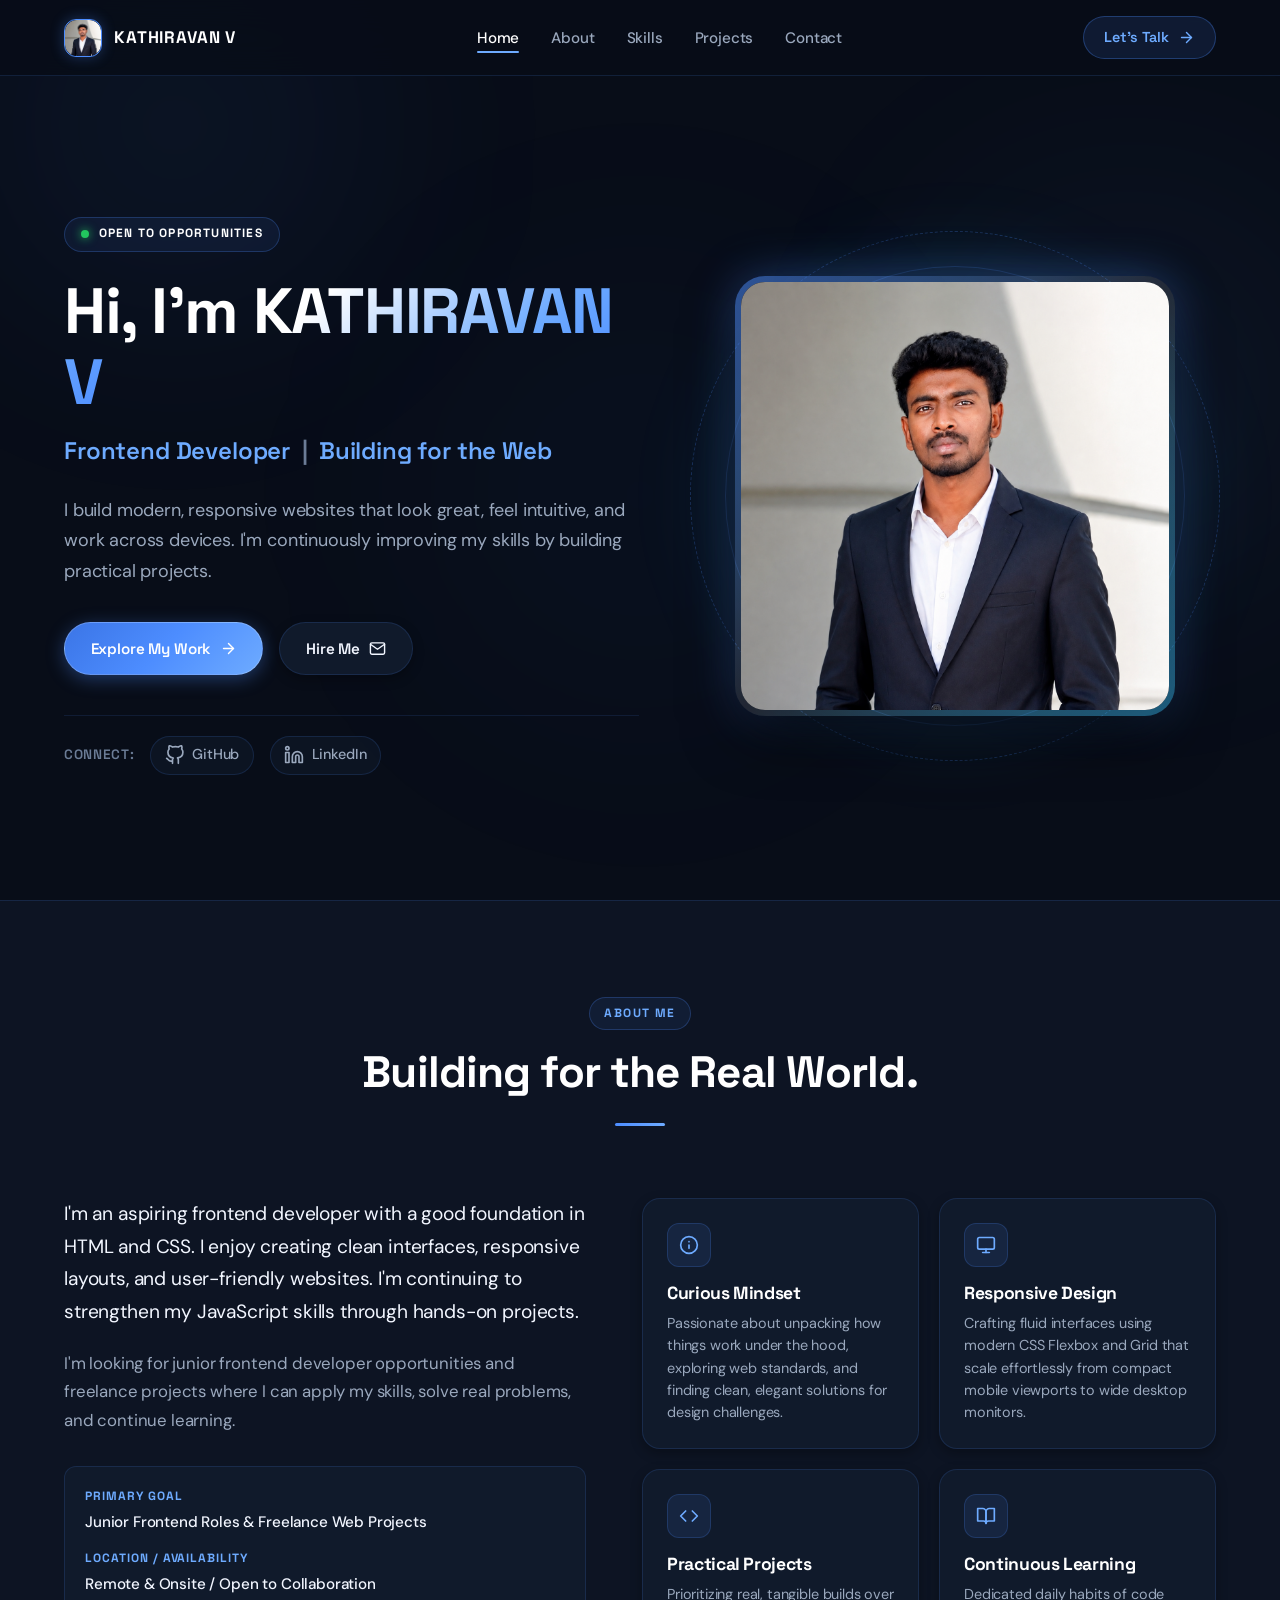
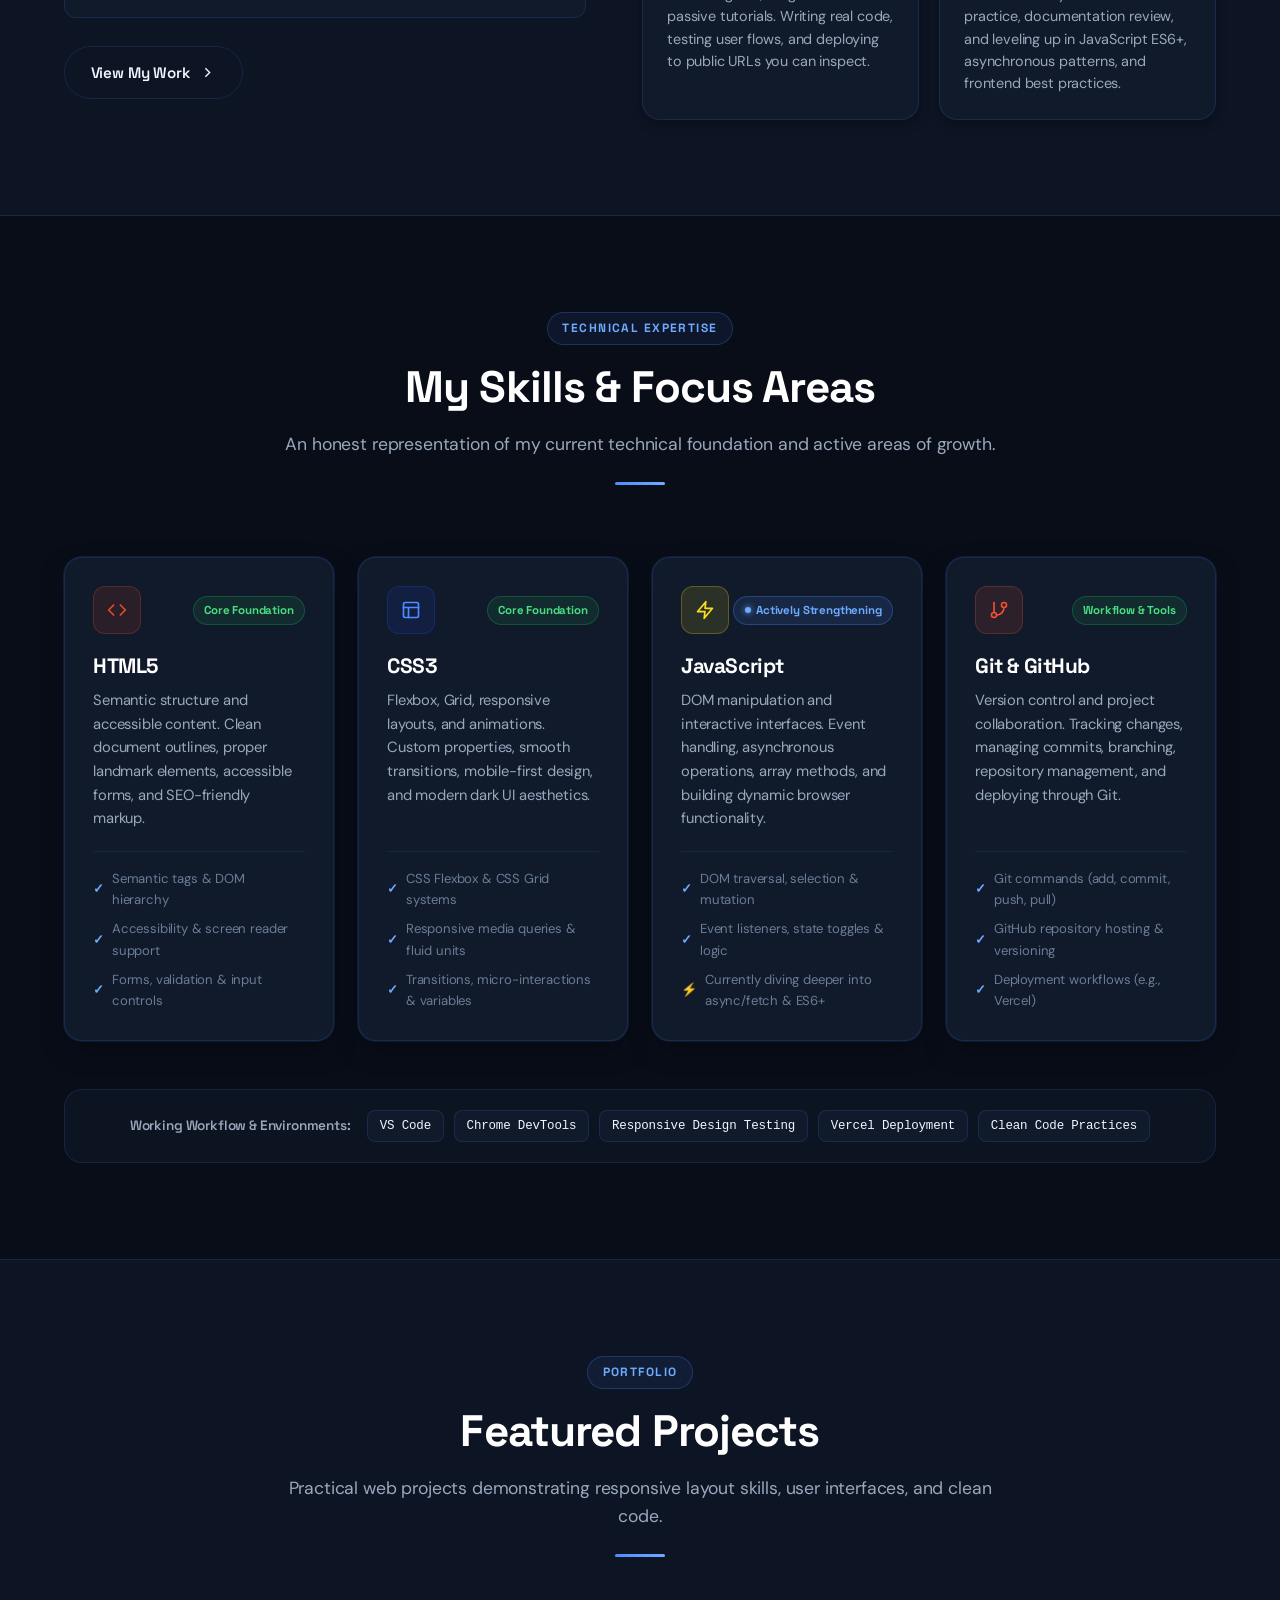
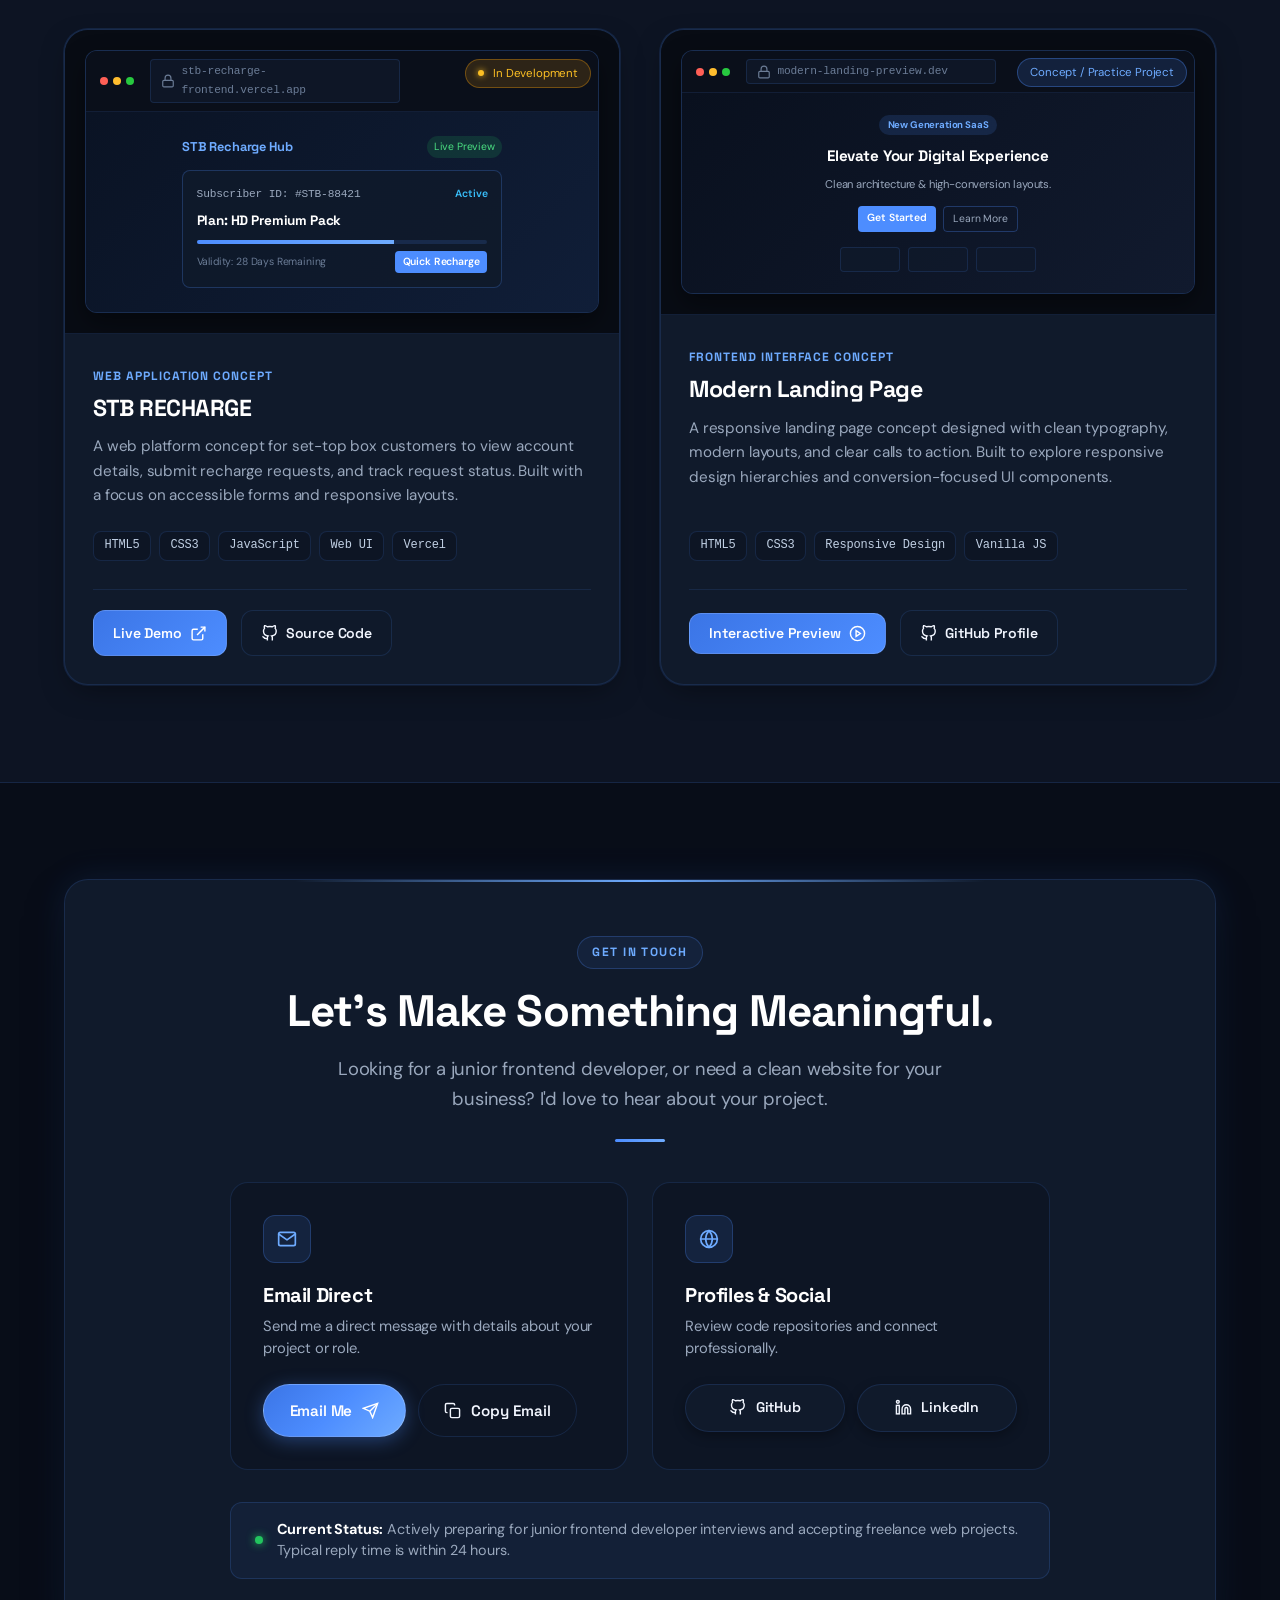
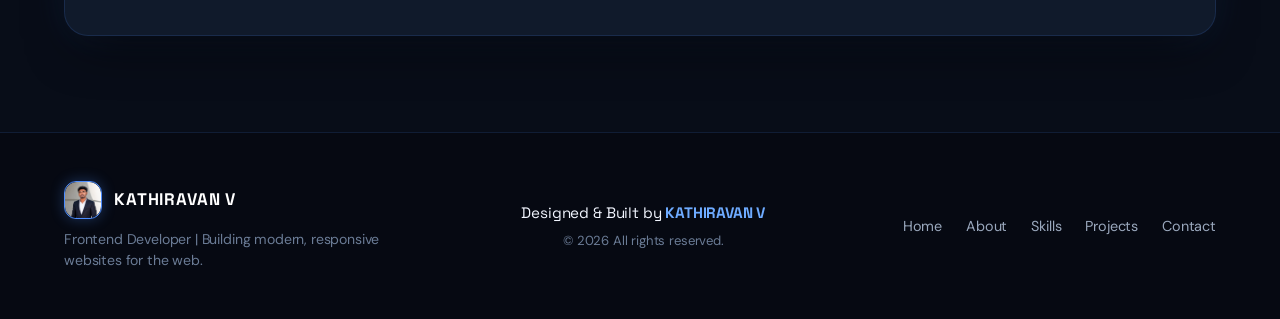
<file: index.html>
<!doctype html>
<html lang="en">
  <head>
    <meta charset="UTF-8" />
    <meta name="viewport" content="width=device-width, initial-scale=1.0" />
    <meta http-equiv="X-UA-Compatible" content="ie=edge" />

    <!-- SEO & Social Meta Tags -->
    <title>KATHIRAVAN V | Frontend Developer Portfolio</title>
    <meta
      name="description"
      content="Personal portfolio of KATHIRAVAN V, an aspiring Frontend Developer specializing in clean, responsive HTML, CSS, and modern JavaScript web experiences. Open to junior roles and freelance projects."
    />
    <meta
      name="keywords"
      content="KATHIRAVAN V, Frontend Developer, Web Developer, Portfolio, HTML5, CSS3, JavaScript, Responsive Web Design"
    />
    <meta name="author" content="KATHIRAVAN V" />

    <!-- Open Graph / Meta -->
    <meta property="og:type" content="website" />
    <meta property="og:title" content="KATHIRAVAN V | Frontend Developer" />
    <meta
      property="og:description"
      content="Explore projects and frontend work by KATHIRAVAN V. Clean code, modern UI, and responsive web design."
    />
    <meta property="og:url" content="https://kathiravan-portfolio.vercel.app" />

    <!-- Favicon (SVG data URI for instant crisp display without external assets) -->
    <link rel="icon" type="image/png" href="Image/kathiravan.png" />

    <!-- Google Fonts: Space Grotesk (Headings) & DM Sans (Body) -->
    <link rel="preconnect" href="https://fonts.googleapis.com" />
    <link rel="preconnect" href="https://fonts.gstatic.com" crossorigin />
    <link
      href="https://fonts.googleapis.com/css2?family=DM+Sans:ital,opsz,wght@0,9..40,300..800;1,9..40,300..800&family=Space+Grotesk:wght@400;500;600;700&display=swap"
      rel="stylesheet"
    />

    <!-- Main Stylesheet -->
    <link rel="stylesheet" href="style.css" />
  </head>

  <body>
    <!-- Ambient Background Glow Elements -->
    <div class="ambient-glow glow-top-left" aria-hidden="true"></div>
    <div class="ambient-glow glow-top-right" aria-hidden="true"></div>
    <div class="ambient-glow glow-center" aria-hidden="true"></div>

    <!-- ========================================================================= -->
    <!-- A. NAVIGATION BAR -->
    <!-- ========================================================================= -->
    <header class="site-header" id="header">
      <nav class="nav-container" aria-label="Main Navigation">
        <!-- Personal Logo & Brand Name -->
        <a href="#hero" class="brand-logo" aria-label="KATHIRAVAN V Home">
          <span class="logo-symbol">
            <img src="Image/kathiravan.png" alt="KATHIRAVAN V" class="logo-img" />
          </span>
          <span class="brand-text">KATHIRAVAN V</span>
        </a>

        <!-- Desktop Navigation Menu -->
        <ul class="nav-menu" id="navMenu">
          <li><a href="#hero" class="nav-link active">Home</a></li>
          <li><a href="#about" class="nav-link">About</a></li>
          <li><a href="#skills" class="nav-link">Skills</a></li>
          <li><a href="#projects" class="nav-link">Projects</a></li>
          <li><a href="#contact" class="nav-link">Contact</a></li>
        </ul>

        <!-- Navigation Actions -->
        <div class="nav-actions">
          <a href="#contact" class="btn btn-nav-cta">
            <span>Let's Talk</span>
            <svg
              class="icon icon-sm"
              viewBox="0 0 24 24"
              fill="none"
              stroke="currentColor"
              stroke-width="2"
              stroke-linecap="round"
              stroke-linejoin="round"
              aria-hidden="true"
            >
              <line x1="5" y1="12" x2="19" y2="12"></line>
              <polyline points="12 5 19 12 12 19"></polyline>
            </svg>
          </a>

          <!-- Mobile Menu Toggle Button -->
          <button
            type="button"
            class="mobile-toggle"
            id="mobileToggle"
            aria-label="Toggle navigation menu"
            aria-expanded="false"
            aria-controls="mobileDrawer"
          >
            <span class="hamburger-bar"></span>
            <span class="hamburger-bar"></span>
            <span class="hamburger-bar"></span>
          </button>
        </div>
      </nav>
    </header>

    <!-- Mobile Navigation Drawer Overlay -->
    <div class="mobile-drawer" id="mobileDrawer" aria-hidden="true">
      <div class="drawer-content">
        <ul class="mobile-nav-list">
          <li><a href="#hero" class="mobile-nav-link">Home</a></li>
          <li><a href="#about" class="mobile-nav-link">About</a></li>
          <li><a href="#skills" class="mobile-nav-link">Skills</a></li>
          <li><a href="#projects" class="mobile-nav-link">Projects</a></li>
          <li><a href="#contact" class="mobile-nav-link">Contact</a></li>
        </ul>
        <div class="mobile-drawer-footer">
          <a href="#contact" class="btn btn-primary btn-block mobile-cta"
            >Let's Talk</a
          >
          <div class="mobile-socials">
            <a
              href="https://github.com/Kathiravan-4344"
              target="_blank"
              rel="noopener noreferrer"
              aria-label="GitHub Profile"
            >
              <svg
                class="icon"
                viewBox="0 0 24 24"
                fill="none"
                stroke="currentColor"
                stroke-width="2"
                stroke-linecap="round"
                stroke-linejoin="round"
              >
                <path
                  d="M9 19c-5 1.5-5-2.5-7-3m14 6v-3.87a3.37 3.37 0 0 0-.94-2.61c3.14-.35 6.44-1.54 6.44-7A5.44 5.44 0 0 0 20 4.77 5.07 5.07 0 0 0 19.91 1S18.73.65 16 2.48a13.38 13.38 0 0 0-7 0C6.27.65 5.09 1 5.09 1A5.07 5.07 0 0 0 5 4.77a5.44 5.44 0 0 0-1.5 3.78c0 5.42 3.3 6.61 6.44 7A3.37 3.37 0 0 0 9 18.13V22"
                ></path>
              </svg>
            </a>
            <!-- USER NOTE: Replace with your actual LinkedIn profile URL -->
            <a
              href="https://www.linkedin.com/in/kathiravan-v"
              target="_blank"
              rel="noopener noreferrer"
              aria-label="LinkedIn Profile"
            >
              <svg
                class="icon"
                viewBox="0 0 24 24"
                fill="none"
                stroke="currentColor"
                stroke-width="2"
                stroke-linecap="round"
                stroke-linejoin="round"
              >
                <path
                  d="M16 8a6 6 0 0 1 6 6v7h-4v-7a2 2 0 0 0-2-2 2 2 0 0 0-2 2v7h-4v-7a6 6 0 0 1 6-6z"
                ></path>
                <rect x="2" y="9" width="4" height="12"></rect>
                <circle cx="4" cy="4" r="2"></circle>
              </svg>
            </a>
          </div>
        </div>
      </div>
    </div>
    <div class="drawer-backdrop" id="drawerBackdrop" aria-hidden="true"></div>

    <!-- Main Content Landmark -->
    <main id="main-content">
      <!-- ======================================================================= -->
      <!-- B. HERO SECTION -->
      <!-- ======================================================================= -->
      <section class="hero-section section-padding" id="hero">
        <div class="container hero-grid">
          <!-- Left Column: Hero Introduction & Actions -->
          <div class="hero-content reveal">
            <!-- Availability Badge -->
            <div class="status-badge">
              <span class="status-dot"></span>
              <span class="status-text">OPEN TO OPPORTUNITIES</span>
            </div>

            <!-- Main Heading -->
            <h1 class="hero-heading">
              Hi, I'm <span class="gradient-text">KATHIRAVAN V</span>
            </h1>

            <!-- Professional Title -->
            <p class="hero-title">
              Frontend Developer <span class="title-divider">|</span> Building
              for the Web
            </p>

            <!-- Introduction Text -->
            <p class="hero-intro">
              I build modern, responsive websites that look great, feel
              intuitive, and work across devices. I'm continuously improving my
              skills by building practical projects.
            </p>

            <!-- Action Buttons -->
            <div class="hero-cta-group">
              <a href="#projects" class="btn btn-primary">
                <span>Explore My Work</span>
                <svg
                  class="icon icon-sm"
                  viewBox="0 0 24 24"
                  fill="none"
                  stroke="currentColor"
                  stroke-width="2"
                  stroke-linecap="round"
                  stroke-linejoin="round"
                >
                  <line x1="5" y1="12" x2="19" y2="12"></line>
                  <polyline points="12 5 19 12 12 19"></polyline>
                </svg>
              </a>
              <a href="#contact" class="btn btn-secondary">
                <span>Hire Me</span>
                <svg
                  class="icon icon-sm"
                  viewBox="0 0 24 24"
                  fill="none"
                  stroke="currentColor"
                  stroke-width="2"
                  stroke-linecap="round"
                  stroke-linejoin="round"
                >
                  <path
                    d="M4 4h16c1.1 0 2 .9 2 2v12c0 1.1-.9 2-2 2H4c-1.1 0-2-.9-2-2V6c0-1.1.9-2 2-2z"
                  ></path>
                  <polyline points="22,6 12,13 2,6"></polyline>
                </svg>
              </a>
            </div>

            <!-- Social Links -->
            <div class="hero-socials">
              <span class="social-label">Connect:</span>
              <a
                href="https://github.com/Kathiravan-4344"
                class="social-link"
                target="_blank"
                rel="noopener noreferrer"
                aria-label="Kathiravan GitHub profile"
              >
                <svg
                  class="icon"
                  viewBox="0 0 24 24"
                  fill="none"
                  stroke="currentColor"
                  stroke-width="2"
                  stroke-linecap="round"
                  stroke-linejoin="round"
                >
                  <path
                    d="M9 19c-5 1.5-5-2.5-7-3m14 6v-3.87a3.37 3.37 0 0 0-.94-2.61c3.14-.35 6.44-1.54 6.44-7A5.44 5.44 0 0 0 20 4.77 5.07 5.07 0 0 0 19.91 1S18.73.65 16 2.48a13.38 13.38 0 0 0-7 0C6.27.65 5.09 1 5.09 1A5.07 5.07 0 0 0 5 4.77a5.44 5.44 0 0 0-1.5 3.78c0 5.42 3.3 6.61 6.44 7A3.37 3.37 0 0 0 9 18.13V22"
                  ></path>
                </svg>
                <span>GitHub</span>
              </a>
              <!-- USER NOTE: Replace with your actual LinkedIn profile URL -->
              <a
                href="https://www.linkedin.com/in/kathiravan-v"
                class="social-link"
                target="_blank"
                rel="noopener noreferrer"
                aria-label="KATHIRAVAN V LinkedIn profile"
              >
                <svg
                  class="icon"
                  viewBox="0 0 24 24"
                  fill="none"
                  stroke="currentColor"
                  stroke-width="2"
                  stroke-linecap="round"
                  stroke-linejoin="round"
                >
                  <path
                    d="M16 8a6 6 0 0 1 6 6v7h-4v-7a2 2 0 0 0-2-2 2 2 0 0 0-2 2v7h-4v-7a6 6 0 0 1 6-6z"
                  ></path>
                  <rect x="2" y="9" width="4" height="12"></rect>
                  <circle cx="4" cy="4" r="2"></circle>
                </svg>
                <span>LinkedIn</span>
              </a>
            </div>
          </div>

          <!-- Right Column: Professional Profile Photo Showcase -->
          <div class="hero-visual reveal">
            <div class="profile-photo-wrapper">
              <!-- Decorative Ambient Glow & Orbit Ring -->
              <div class="photo-glow-effect"></div>
              <div class="photo-orbit-ring ring-outer"></div>
              <div class="photo-orbit-ring ring-inner"></div>

              <!-- Profile Photo Card Container -->
              <div class="profile-photo-card">
                <div class="photo-inner-frame">
                  <img
                    src="Image/kathiravan.png"
                    alt="KATHIRAVAN V - Frontend Developer"
                    class="profile-img"
                    loading="eager"
                  />
                </div>
              </div>
            </div>
          </div>
        </div>
      </section>

      <!-- ======================================================================= -->
      <!-- C. ABOUT ME SECTION -->
      <!-- ======================================================================= -->
      <section class="section-padding bg-secondary" id="about">
        <div class="container">
          <div class="section-header text-center reveal">
            <span class="section-badge">ABOUT ME</span>
            <h2 class="section-heading">Building for the Real World.</h2>
            <div class="section-divider"></div>
          </div>

          <div class="about-grid">
            <!-- Left: Narrative Text -->
            <div class="about-narrative reveal">
              <p class="narrative-lead">
                I'm an aspiring frontend developer with a good foundation in
                HTML and CSS. I enjoy creating clean interfaces, responsive
                layouts, and user-friendly websites. I'm continuing to
                strengthen my JavaScript skills through hands-on projects.
              </p>
              <p class="narrative-body">
                I'm looking for junior frontend developer opportunities and
                freelance projects where I can apply my skills, solve real
                problems, and continue learning.
              </p>

              <div class="about-meta-box">
                <div class="meta-item">
                  <span class="meta-label">Primary Goal</span>
                  <span class="meta-value"
                    >Junior Frontend Roles & Freelance Web Projects</span
                  >
                </div>
                <div class="meta-item">
                  <span class="meta-label">Location / Availability</span>
                  <span class="meta-value"
                    >Remote & Onsite / Open to Collaboration</span
                  >
                </div>
              </div>

              <div class="about-cta">
                <a href="#projects" class="btn btn-outline">
                  <span>View My Work</span>
                  <svg
                    class="icon icon-sm"
                    viewBox="0 0 24 24"
                    fill="none"
                    stroke="currentColor"
                    stroke-width="2"
                  >
                    <polyline points="9 18 15 12 9 6"></polyline>
                  </svg>
                </a>
              </div>
            </div>

            <!-- Right: Four Compact Information Cards -->
            <div class="about-cards-grid">
              <!-- Card 1: Curious Mindset -->
              <div class="info-card reveal">
                <div class="info-card-icon">
                  <svg
                    class="icon"
                    viewBox="0 0 24 24"
                    fill="none"
                    stroke="currentColor"
                    stroke-width="2"
                    stroke-linecap="round"
                    stroke-linejoin="round"
                  >
                    <circle cx="12" cy="12" r="10"></circle>
                    <line x1="12" y1="16" x2="12" y2="12"></line>
                    <line x1="12" y1="8" x2="12.01" y2="8"></line>
                  </svg>
                </div>
                <h3 class="info-card-title">Curious Mindset</h3>
                <p class="info-card-desc">
                  Passionate about unpacking how things work under the hood,
                  exploring web standards, and finding clean, elegant solutions
                  for design challenges.
                </p>
              </div>

              <!-- Card 2: Responsive Design -->
              <div class="info-card reveal">
                <div class="info-card-icon">
                  <svg
                    class="icon"
                    viewBox="0 0 24 24"
                    fill="none"
                    stroke="currentColor"
                    stroke-width="2"
                    stroke-linecap="round"
                    stroke-linejoin="round"
                  >
                    <rect
                      x="2"
                      y="3"
                      width="20"
                      height="14"
                      rx="2"
                      ry="2"
                    ></rect>
                    <line x1="8" y1="21" x2="16" y2="21"></line>
                    <line x1="12" y1="17" x2="12" y2="21"></line>
                  </svg>
                </div>
                <h3 class="info-card-title">Responsive Design</h3>
                <p class="info-card-desc">
                  Crafting fluid interfaces using modern CSS Flexbox and Grid
                  that scale effortlessly from compact mobile viewports to wide
                  desktop monitors.
                </p>
              </div>

              <!-- Card 3: Practical Projects -->
              <div class="info-card reveal">
                <div class="info-card-icon">
                  <svg
                    class="icon"
                    viewBox="0 0 24 24"
                    fill="none"
                    stroke="currentColor"
                    stroke-width="2"
                    stroke-linecap="round"
                    stroke-linejoin="round"
                  >
                    <polyline points="16 18 22 12 16 6"></polyline>
                    <polyline points="8 6 2 12 8 18"></polyline>
                  </svg>
                </div>
                <h3 class="info-card-title">Practical Projects</h3>
                <p class="info-card-desc">
                  Prioritizing real, tangible builds over passive tutorials.
                  Writing real code, testing user flows, and deploying to public
                  URLs you can inspect.
                </p>
              </div>

              <!-- Card 4: Continuous Learning -->
              <div class="info-card reveal">
                <div class="info-card-icon">
                  <svg
                    class="icon"
                    viewBox="0 0 24 24"
                    fill="none"
                    stroke="currentColor"
                    stroke-width="2"
                    stroke-linecap="round"
                    stroke-linejoin="round"
                  >
                    <path d="M2 3h6a4 4 0 0 1 4 4v14a3 3 0 0 0-3-3H2z"></path>
                    <path d="M22 3h-6a4 4 0 0 0-4 4v14a3 3 0 0 1 3-3h7z"></path>
                  </svg>
                </div>
                <h3 class="info-card-title">Continuous Learning</h3>
                <p class="info-card-desc">
                  Dedicated daily habits of code practice, documentation review,
                  and leveling up in JavaScript ES6+, asynchronous patterns, and
                  frontend best practices.
                </p>
              </div>
            </div>
          </div>
        </div>
      </section>

      <!-- ======================================================================= -->
      <!-- D. SKILLS SECTION -->
      <!-- ======================================================================= -->
      <section class="section-padding" id="skills">
        <div class="container">
          <div class="section-header text-center reveal">
            <span class="section-badge">TECHNICAL EXPERTISE</span>
            <h2 class="section-heading">My Skills & Focus Areas</h2>
            <p class="section-subheading">
              An honest representation of my current technical foundation and
              active areas of growth.
            </p>
            <div class="section-divider"></div>
          </div>

          <div class="skills-grid">
            <!-- Skill Card 1: HTML5 -->
            <div class="skill-card reveal">
              <div class="skill-card-top">
                <div class="skill-icon-wrapper html-theme">
                  <svg
                    class="icon"
                    viewBox="0 0 24 24"
                    fill="none"
                    stroke="currentColor"
                    stroke-width="2"
                    stroke-linecap="round"
                    stroke-linejoin="round"
                  >
                    <polyline points="16 18 22 12 16 6"></polyline>
                    <polyline points="8 6 2 12 8 18"></polyline>
                  </svg>
                </div>
                <span class="skill-level-badge level-core"
                  >Core Foundation</span
                >
              </div>

              <h3 class="skill-name">HTML5</h3>
              <p class="skill-description">
                Semantic structure and accessible content. Clean document
                outlines, proper landmark elements, accessible forms, and
                SEO-friendly markup.
              </p>

              <ul class="skill-highlights">
                <li><span>✓</span> Semantic tags & DOM hierarchy</li>
                <li><span>✓</span> Accessibility & screen reader support</li>
                <li><span>✓</span> Forms, validation & input controls</li>
              </ul>
            </div>

            <!-- Skill Card 2: CSS3 -->
            <div class="skill-card reveal">
              <div class="skill-card-top">
                <div class="skill-icon-wrapper css-theme">
                  <svg
                    class="icon"
                    viewBox="0 0 24 24"
                    fill="none"
                    stroke="currentColor"
                    stroke-width="2"
                    stroke-linecap="round"
                    stroke-linejoin="round"
                  >
                    <rect
                      x="3"
                      y="3"
                      width="18"
                      height="18"
                      rx="2"
                      ry="2"
                    ></rect>
                    <line x1="3" y1="9" x2="21" y2="9"></line>
                    <line x1="9" y1="21" x2="9" y2="9"></line>
                  </svg>
                </div>
                <span class="skill-level-badge level-core"
                  >Core Foundation</span
                >
              </div>

              <h3 class="skill-name">CSS3</h3>
              <p class="skill-description">
                Flexbox, Grid, responsive layouts, and animations. Custom
                properties, smooth transitions, mobile-first design, and modern
                dark UI aesthetics.
              </p>

              <ul class="skill-highlights">
                <li><span>✓</span> CSS Flexbox & CSS Grid systems</li>
                <li><span>✓</span> Responsive media queries & fluid units</li>
                <li>
                  <span>✓</span> Transitions, micro-interactions & variables
                </li>
              </ul>
            </div>

            <!-- Skill Card 3: JavaScript -->
            <div class="skill-card reveal">
              <div class="skill-card-top">
                <div class="skill-icon-wrapper js-theme">
                  <svg
                    class="icon"
                    viewBox="0 0 24 24"
                    fill="none"
                    stroke="currentColor"
                    stroke-width="2"
                    stroke-linecap="round"
                    stroke-linejoin="round"
                  >
                    <polygon
                      points="13 2 3 14 12 14 11 22 21 10 12 10 13 2"
                    ></polygon>
                  </svg>
                </div>
                <span class="skill-level-badge level-learning">
                  <span class="pulse-dot-inline"></span> Actively Strengthening
                </span>
              </div>

              <h3 class="skill-name">JavaScript</h3>
              <p class="skill-description">
                DOM manipulation and interactive interfaces. Event handling,
                asynchronous operations, array methods, and building dynamic
                browser functionality.
              </p>

              <ul class="skill-highlights">
                <li><span>✓</span> DOM traversal, selection & mutation</li>
                <li><span>✓</span> Event listeners, state toggles & logic</li>
                <li>
                  <span>⚡</span> Currently diving deeper into async/fetch &
                  ES6+
                </li>
              </ul>
            </div>

            <!-- Skill Card 4: Git & GitHub -->
            <div class="skill-card reveal">
              <div class="skill-card-top">
                <div class="skill-icon-wrapper git-theme">
                  <svg
                    class="icon"
                    viewBox="0 0 24 24"
                    fill="none"
                    stroke="currentColor"
                    stroke-width="2"
                    stroke-linecap="round"
                    stroke-linejoin="round"
                  >
                    <line x1="6" y1="3" x2="6" y2="15"></line>
                    <circle cx="18" cy="6" r="3"></circle>
                    <circle cx="6" cy="18" r="3"></circle>
                    <path d="M18 9a9 9 0 0 1-9 9"></path>
                  </svg>
                </div>
                <span class="skill-level-badge level-core"
                  >Workflow & Tools</span
                >
              </div>

              <h3 class="skill-name">Git & GitHub</h3>
              <p class="skill-description">
                Version control and project collaboration. Tracking changes,
                managing commits, branching, repository management, and
                deploying through Git.
              </p>

              <ul class="skill-highlights">
                <li><span>✓</span> Git commands (add, commit, push, pull)</li>
                <li><span>✓</span> GitHub repository hosting & versioning</li>
                <li><span>✓</span> Deployment workflows (e.g., Vercel)</li>
              </ul>
            </div>
          </div>

          <!-- Additional Supporting Tools Bar -->
          <div class="tools-bar reveal">
            <span class="tools-bar-label"
              >Working Workflow & Environments:</span
            >
            <div class="tool-tags">
              <span class="tool-tag">VS Code</span>
              <span class="tool-tag">Chrome DevTools</span>
              <span class="tool-tag">Responsive Design Testing</span>
              <span class="tool-tag">Vercel Deployment</span>
              <span class="tool-tag">Clean Code Practices</span>
            </div>
          </div>
        </div>
      </section>

      <!-- ======================================================================= -->
      <!-- E. FEATURED PROJECTS -->
      <!-- ======================================================================= -->
      <section class="section-padding bg-secondary" id="projects">
        <div class="container">
          <div class="section-header text-center reveal">
            <span class="section-badge">PORTFOLIO</span>
            <h2 class="section-heading">Featured Projects</h2>
            <p class="section-subheading">
              Practical web projects demonstrating responsive layout skills,
              user interfaces, and clean code.
            </p>
            <div class="section-divider"></div>
          </div>

          <div class="projects-grid">
            <!-- Project 1: STB RECHARGE -->
            <article class="project-card reveal" aria-labelledby="proj1-title">
              <div class="project-preview">
                <!-- Interactive Mockup Browser Frame -->
                <div class="browser-frame">
                  <div class="browser-header">
                    <div class="browser-dots">
                      <span></span><span></span><span></span>
                    </div>
                    <div class="browser-url">
                      <svg
                        class="icon icon-xs"
                        viewBox="0 0 24 24"
                        fill="none"
                        stroke="currentColor"
                        stroke-width="2"
                      >
                        <rect
                          x="3"
                          y="11"
                          width="18"
                          height="11"
                          rx="2"
                          ry="2"
                        ></rect>
                        <path d="M7 11V7a5 5 0 0 1 10 0v4"></path>
                      </svg>
                      <span>stb-recharge-frontend.vercel.app</span>
                    </div>
                  </div>

                  <!-- Custom Styled CSS Preview of STB Recharge Portal -->
                  <div class="browser-viewport stb-theme-bg">
                    <div class="mockup-content">
                      <div class="mockup-nav">
                        <span class="mock-brand">STB Recharge Hub</span>
                        <span class="mock-status">Live Preview</span>
                      </div>
                      <div class="mockup-body">
                        <div class="mock-card">
                          <div class="mock-card-header">
                            <span class="mock-label"
                              >Subscriber ID: #STB-88421</span
                            >
                            <span class="mock-badge">Active</span>
                          </div>
                          <div class="mock-balance">Plan: HD Premium Pack</div>
                          <div class="mock-progress">
                            <div class="mock-progress-bar"></div>
                          </div>
                          <div class="mock-footer">
                            <span>Validity: 28 Days Remaining</span>
                            <span class="mock-btn-mini">Quick Recharge</span>
                          </div>
                        </div>
                      </div>
                    </div>
                  </div>
                </div>

                <!-- Status Badge Overlay -->
                <div class="project-status-overlay">
                  <span class="status-badge in-development">
                    <span class="status-dot-pulse"></span> In Development
                  </span>
                </div>
              </div>

              <!-- Project Details -->
              <div class="project-content">
                <div class="project-meta-top">
                  <span class="project-type">Web Application Concept</span>
                </div>
                <h3 class="project-title" id="proj1-title">STB RECHARGE</h3>
                <p class="project-desc">
                  A web platform concept for set-top box customers to view
                  account details, submit recharge requests, and track request
                  status. Built with a focus on accessible forms and responsive
                  layouts.
                </p>

                <!-- Tech Stack Tags -->
                <div class="project-tech-list" aria-label="Technologies used">
                  <span class="tech-tag">HTML5</span>
                  <span class="tech-tag">CSS3</span>
                  <span class="tech-tag">JavaScript</span>
                  <span class="tech-tag">Web UI</span>
                  <span class="tech-tag">Vercel</span>
                </div>

                <!-- Links -->
                <div class="project-links">
                  <a
                    href="https://stb-recharge-frontend.vercel.app/"
                    class="btn btn-project-primary"
                    target="_blank"
                    rel="noopener noreferrer"
                  >
                    <span>Live Demo</span>
                    <svg
                      class="icon icon-sm"
                      viewBox="0 0 24 24"
                      fill="none"
                      stroke="currentColor"
                      stroke-width="2"
                    >
                      <path
                        d="M18 13v6a2 2 0 0 1-2 2H5a2 2 0 0 1-2-2V8a2 2 0 0 1 2-2h6"
                      ></path>
                      <polyline points="15 3 21 3 21 9"></polyline>
                      <line x1="10" y1="14" x2="21" y2="3"></line>
                    </svg>
                  </a>
                  <a
                    href="https://github.com/Kathiravan-4344/stb-recharge-hub"
                    class="btn btn-project-secondary"
                    target="_blank"
                    rel="noopener noreferrer"
                  >
                    <svg
                      class="icon icon-sm"
                      viewBox="0 0 24 24"
                      fill="none"
                      stroke="currentColor"
                      stroke-width="2"
                    >
                      <path
                        d="M9 19c-5 1.5-5-2.5-7-3m14 6v-3.87a3.37 3.37 0 0 0-.94-2.61c3.14-.35 6.44-1.54 6.44-7A5.44 5.44 0 0 0 20 4.77 5.07 5.07 0 0 0 19.91 1S18.73.65 16 2.48a13.38 13.38 0 0 0-7 0C6.27.65 5.09 1 5.09 1A5.07 5.07 0 0 0 5 4.77a5.44 5.44 0 0 0-1.5 3.78c0 5.42 3.3 6.61 6.44 7A3.37 3.37 0 0 0 9 18.13V22"
                      ></path>
                    </svg>
                    <span>Source Code</span>
                  </a>
                </div>
              </div>
            </article>

            <!-- Project 2: Modern Landing Page -->
            <article class="project-card reveal" aria-labelledby="proj2-title">
              <div class="project-preview">
                <!-- Interactive Mockup Browser Frame -->
                <div class="browser-frame">
                  <div class="browser-header">
                    <div class="browser-dots">
                      <span></span><span></span><span></span>
                    </div>
                    <div class="browser-url">
                      <svg
                        class="icon icon-xs"
                        viewBox="0 0 24 24"
                        fill="none"
                        stroke="currentColor"
                        stroke-width="2"
                      >
                        <rect
                          x="3"
                          y="11"
                          width="18"
                          height="11"
                          rx="2"
                          ry="2"
                        ></rect>
                        <path d="M7 11V7a5 5 0 0 1 10 0v4"></path>
                      </svg>
                      <span>modern-landing-preview.dev</span>
                    </div>
                  </div>

                  <!-- Custom Styled CSS Preview of Modern Landing Page -->
                  <div class="browser-viewport landing-theme-bg">
                    <div class="landing-mock-content">
                      <div class="mock-pill">New Generation SaaS</div>
                      <div class="mock-hero-title">
                        Elevate Your Digital Experience
                      </div>
                      <div class="mock-hero-desc">
                        Clean architecture & high-conversion layouts.
                      </div>
                      <div class="mock-actions">
                        <span class="mock-btn-accent">Get Started</span>
                        <span class="mock-btn-ghost">Learn More</span>
                      </div>
                      <div class="mock-feature-row">
                        <div class="mock-feat-box"></div>
                        <div class="mock-feat-box"></div>
                        <div class="mock-feat-box"></div>
                      </div>
                    </div>
                  </div>
                </div>

                <!-- Status Badge Overlay -->
                <div class="project-status-overlay">
                  <span class="status-badge concept-badge">
                    Concept / Practice Project
                  </span>
                </div>
              </div>

              <!-- Project Details -->
              <div class="project-content">
                <div class="project-meta-top">
                  <span class="project-type">Frontend Interface Concept</span>
                </div>
                <h3 class="project-title" id="proj2-title">
                  Modern Landing Page
                </h3>
                <p class="project-desc">
                  A responsive landing page concept designed with clean
                  typography, modern layouts, and clear calls to action. Built
                  to explore responsive design hierarchies and
                  conversion-focused UI components.
                </p>

                <!-- Tech Stack Tags -->
                <div class="project-tech-list" aria-label="Technologies used">
                  <span class="tech-tag">HTML5</span>
                  <span class="tech-tag">CSS3</span>
                  <span class="tech-tag">Responsive Design</span>
                  <span class="tech-tag">Vanilla JS</span>
                </div>

                <!-- Links -->
                <div class="project-links">
                  <!-- Live Demo trigger button showing an inline preview modal or placeholder notice -->
                  <button
                    type="button"
                    class="btn btn-project-primary btn-preview-modal"
                    data-project="landing-page"
                  >
                    <span>Interactive Preview</span>
                    <svg
                      class="icon icon-sm"
                      viewBox="0 0 24 24"
                      fill="none"
                      stroke="currentColor"
                      stroke-width="2"
                    >
                      <circle cx="12" cy="12" r="10"></circle>
                      <polygon points="10 8 16 12 10 16 10 8"></polygon>
                    </svg>
                  </button>
                  <a
                    href="https://github.com/Kathiravan-4344"
                    class="btn btn-project-secondary"
                    target="_blank"
                    rel="noopener noreferrer"
                  >
                    <svg
                      class="icon icon-sm"
                      viewBox="0 0 24 24"
                      fill="none"
                      stroke="currentColor"
                      stroke-width="2"
                    >
                      <path
                        d="M9 19c-5 1.5-5-2.5-7-3m14 6v-3.87a3.37 3.37 0 0 0-.94-2.61c3.14-.35 6.44-1.54 6.44-7A5.44 5.44 0 0 0 20 4.77 5.07 5.07 0 0 0 19.91 1S18.73.65 16 2.48a13.38 13.38 0 0 0-7 0C6.27.65 5.09 1 5.09 1A5.07 5.07 0 0 0 5 4.77a5.44 5.44 0 0 0-1.5 3.78c0 5.42 3.3 6.61 6.44 7A3.37 3.37 0 0 0 9 18.13V22"
                      ></path>
                    </svg>
                    <span>GitHub Profile</span>
                  </a>
                </div>
              </div>
            </article>
          </div>
        </div>
      </section>

      <!-- ======================================================================= -->
      <!-- F. CONTACT SECTION -->
      <!-- ======================================================================= -->
      <section class="section-padding" id="contact">
        <div class="container">
          <div class="contact-card-wrapper reveal">
            <div class="contact-inner">
              <div class="contact-header text-center">
                <span class="section-badge">GET IN TOUCH</span>
                <h2 class="section-heading">
                  Let's Make Something Meaningful.
                </h2>
                <p class="contact-description">
                  Looking for a junior frontend developer, or need a clean
                  website for your business? I'd love to hear about your
                  project.
                </p>
                <div class="section-divider"></div>
              </div>

              <!-- Contact Options Grid -->
              <div class="contact-options-grid">
                <!-- Option 1: Direct Email -->
                <!-- USER NOTE: Replace 'kathiravan.developer@example.com' with your actual personal email address -->
                <div class="contact-card">
                  <div class="contact-card-icon">
                    <svg
                      class="icon"
                      viewBox="0 0 24 24"
                      fill="none"
                      stroke="currentColor"
                      stroke-width="2"
                      stroke-linecap="round"
                      stroke-linejoin="round"
                    >
                      <path
                        d="M4 4h16c1.1 0 2 .9 2 2v12c0 1.1-.9 2-2 2H4c-1.1 0-2-.9-2-2V6c0-1.1.9-2 2-2z"
                      ></path>
                      <polyline points="22,6 12,13 2,6"></polyline>
                    </svg>
                  </div>
                  <div class="contact-card-info">
                    <h3 class="contact-method-title">Email Direct</h3>
                    <p class="contact-method-text">
                      Send me a direct message with details about your project
                      or role.
                    </p>

                    <div class="contact-button-group">
                      <!-- mailto link with pre-filled subject as requested -->
                      <a
                        href="mailto:kathiravan.developer@example.com?subject=Frontend%20Project%20Inquiry%20-%20Kathiravan%20V."
                        class="btn btn-primary"
                        id="emailMeBtn"
                      >
                        <span>Email Me</span>
                        <svg
                          class="icon icon-sm"
                          viewBox="0 0 24 24"
                          fill="none"
                          stroke="currentColor"
                          stroke-width="2"
                        >
                          <line x1="22" y1="2" x2="11" y2="13"></line>
                          <polygon points="22 2 15 22 11 13 2 9 22 2"></polygon>
                        </svg>
                      </a>

                      <!-- Copy Email Button for quick convenience -->
                      <button
                        type="button"
                        class="btn btn-outline"
                        id="copyEmailBtn"
                        data-email="kathiravan.developer@example.com"
                        aria-label="Copy email address to clipboard"
                      >
                        <svg
                          class="icon icon-sm"
                          viewBox="0 0 24 24"
                          fill="none"
                          stroke="currentColor"
                          stroke-width="2"
                        >
                          <rect
                            x="9"
                            y="9"
                            width="13"
                            height="13"
                            rx="2"
                            ry="2"
                          ></rect>
                          <path
                            d="M5 15H4a2 2 0 0 1-2-2V4a2 2 0 0 1 2-2h9a2 2 0 0 1 2 2v1"
                          ></path>
                        </svg>
                        <span id="copyBtnText">Copy Email</span>
                      </button>
                    </div>
                  </div>
                </div>

                <!-- Option 2: Professional Profiles (GitHub & LinkedIn) -->
                <div class="contact-card">
                  <div class="contact-card-icon">
                    <svg
                      class="icon"
                      viewBox="0 0 24 24"
                      fill="none"
                      stroke="currentColor"
                      stroke-width="2"
                      stroke-linecap="round"
                      stroke-linejoin="round"
                    >
                      <circle cx="12" cy="12" r="10"></circle>
                      <line x1="2" y1="12" x2="22" y2="12"></line>
                      <path
                        d="M12 2a15.3 15.3 0 0 1 4 10 15.3 15.3 0 0 1-4 10 15.3 15.3 0 0 1-4-10 15.3 15.3 0 0 1 4-10z"
                      ></path>
                    </svg>
                  </div>
                  <div class="contact-card-info">
                    <h3 class="contact-method-title">Profiles & Social</h3>
                    <p class="contact-method-text">
                      Review code repositories and connect professionally.
                    </p>

                    <div class="profile-links-row">
                      <a
                        href="https://github.com/Kathiravan-4344"
                        class="btn btn-secondary profile-btn"
                        target="_blank"
                        rel="noopener noreferrer"
                      >
                        <svg
                          class="icon icon-sm"
                          viewBox="0 0 24 24"
                          fill="none"
                          stroke="currentColor"
                          stroke-width="2"
                        >
                          <path
                            d="M9 19c-5 1.5-5-2.5-7-3m14 6v-3.87a3.37 3.37 0 0 0-.94-2.61c3.14-.35 6.44-1.54 6.44-7A5.44 5.44 0 0 0 20 4.77 5.07 5.07 0 0 0 19.91 1S18.73.65 16 2.48a13.38 13.38 0 0 0-7 0C6.27.65 5.09 1 5.09 1A5.07 5.07 0 0 0 5 4.77a5.44 5.44 0 0 0-1.5 3.78c0 5.42 3.3 6.61 6.44 7A3.37 3.37 0 0 0 9 18.13V22"
                          ></path>
                        </svg>
                        <span>GitHub</span>
                      </a>

                      <!-- USER NOTE: Replace with your actual LinkedIn profile URL -->
                      <a
                        href="https://www.linkedin.com/in/kathiravan-v"
                        class="btn btn-secondary profile-btn"
                        target="_blank"
                        rel="noopener noreferrer"
                      >
                        <svg
                          class="icon icon-sm"
                          viewBox="0 0 24 24"
                          fill="none"
                          stroke="currentColor"
                          stroke-width="2"
                        >
                          <path
                            d="M16 8a6 6 0 0 1 6 6v7h-4v-7a2 2 0 0 0-2-2 2 2 0 0 0-2 2v7h-4v-7a6 6 0 0 1 6-6z"
                          ></path>
                          <rect x="2" y="9" width="4" height="12"></rect>
                          <circle cx="4" cy="4" r="2"></circle>
                        </svg>
                        <span>LinkedIn</span>
                      </a>
                    </div>
                  </div>
                </div>
              </div>

              <!-- Availability Note Box -->
              <div class="availability-callout">
                <div class="callout-dot"></div>
                <p>
                  <strong>Current Status:</strong> Actively preparing for junior
                  frontend developer interviews and accepting freelance web
                  projects. Typical reply time is within 24 hours.
                </p>
              </div>
            </div>
          </div>
        </div>
      </section>
    </main>

    <!-- ========================================================================= -->
    <!-- SITE FOOTER -->
    <!-- ========================================================================= -->
    <footer class="site-footer">
      <div class="container footer-content">
        <div class="footer-brand">
          <a href="#hero" class="brand-logo footer-logo">
            <span class="logo-symbol">
              <img src="Image/kathiravan.png" alt="KATHIRAVAN V" class="logo-img" />
            </span>
            <span class="brand-text">KATHIRAVAN V</span>
          </a>
          <p class="footer-subtext">
            Frontend Developer | Building modern, responsive websites for the
            web.
          </p>
        </div>

        <div class="footer-center">
          <p class="designed-by">
            Designed &amp; Built by <strong>KATHIRAVAN V</strong>
          </p>
          <p class="copyright">
            &copy; <span id="currentYear">2026</span> All rights reserved.
          </p>
        </div>

        <div class="footer-nav">
          <ul class="footer-links">
            <li><a href="#hero">Home</a></li>
            <li><a href="#about">About</a></li>
            <li><a href="#skills">Skills</a></li>
            <li><a href="#projects">Projects</a></li>
            <li><a href="#contact">Contact</a></li>
          </ul>
        </div>
      </div>
    </footer>

    <!-- ========================================================================= -->
    <!-- G. BACK-TO-TOP BUTTON -->
    <!-- ========================================================================= -->
    <button
      type="button"
      class="back-to-top"
      id="backToTop"
      aria-label="Back to top of page"
      title="Back to top"
    >
      <svg
        class="icon"
        viewBox="0 0 24 24"
        fill="none"
        stroke="currentColor"
        stroke-width="2.5"
        stroke-linecap="round"
        stroke-linejoin="round"
      >
        <polyline points="18 15 12 9 6 15"></polyline>
      </svg>
    </button>

    <!-- Notification Toast (for Copy Email feedback) -->
    <div
      class="toast-notification"
      id="toastNotification"
      role="alert"
      aria-live="polite"
    >
      <svg
        class="icon icon-sm"
        viewBox="0 0 24 24"
        fill="none"
        stroke="currentColor"
        stroke-width="2"
      >
        <polyline points="20 6 9 17 4 12"></polyline>
      </svg>
      <span id="toastMessage">Email address copied to clipboard!</span>
    </div>

    <!-- Interactive Project Preview Modal (for Concept Project preview) -->
    <div
      class="modal-backdrop"
      id="projectModal"
      aria-hidden="true"
      role="dialog"
      aria-modal="true"
      aria-labelledby="modalTitle"
    >
      <div class="modal-dialog">
        <div class="modal-header">
          <h3 class="modal-title" id="modalTitle">
            Modern Landing Page Concept
          </h3>
          <button
            type="button"
            class="modal-close"
            id="modalCloseBtn"
            aria-label="Close modal"
          >
            &times;
          </button>
        </div>
        <div class="modal-body">
          <div class="modal-preview-screen">
            <div class="preview-hero-mock">
              <span class="preview-badge">Next Generation Interface</span>
              <h4>Modern High-Conversion Landing Page</h4>
              <p>
                Built with semantic HTML5, pure CSS3 Flexbox/Grid, and
                responsive breakpoints. Optimized for fast loading and seamless
                mobile-to-desktop responsiveness.
              </p>
              <div class="preview-cta-row">
                <span class="btn btn-primary btn-sm">Explore Features</span>
                <span class="btn btn-outline btn-sm">Documentation</span>
              </div>
            </div>
            <div class="preview-cards-mock">
              <div class="mini-mock-card">
                <div class="card-bar"></div>
                <p>Zero Framework Overhead</p>
              </div>
              <div class="mini-mock-card">
                <div class="card-bar"></div>
                <p>Fluid Typography & Grid</p>
              </div>
              <div class="mini-mock-card">
                <div class="card-bar"></div>
                <p>Subtle Dark Glow Aesthetics</p>
              </div>
            </div>
          </div>
          <p class="modal-footnote">
            <em>Note:</em> This is an interactive frontend concept designed and
            maintained in KATHIRAVAN V's project repository. You can view
            additional practice projects and source code directly on GitHub.
          </p>
        </div>
        <div class="modal-footer">
          <a
            href="https://github.com/Kathiravan-4344"
            target="_blank"
            rel="noopener noreferrer"
            class="btn btn-primary"
          >
            <span>View on GitHub</span>
            <svg
              class="icon icon-sm"
              viewBox="0 0 24 24"
              fill="none"
              stroke="currentColor"
              stroke-width="2"
            >
              <path
                d="M18 13v6a2 2 0 0 1-2 2H5a2 2 0 0 1-2-2V8a2 2 0 0 1 2-2h6"
              ></path>
              <polyline points="15 3 21 3 21 9"></polyline>
              <line x1="10" y1="14" x2="21" y2="3"></line>
            </svg>
          </a>
          <button
            type="button"
            class="btn btn-outline"
            id="modalCloseActionBtn"
          >
            Close Preview
          </button>
        </div>
      </div>
    </div>

    <!-- Main JavaScript File -->
    <script src="script.js"></script>
  </body>
</html>
</file>
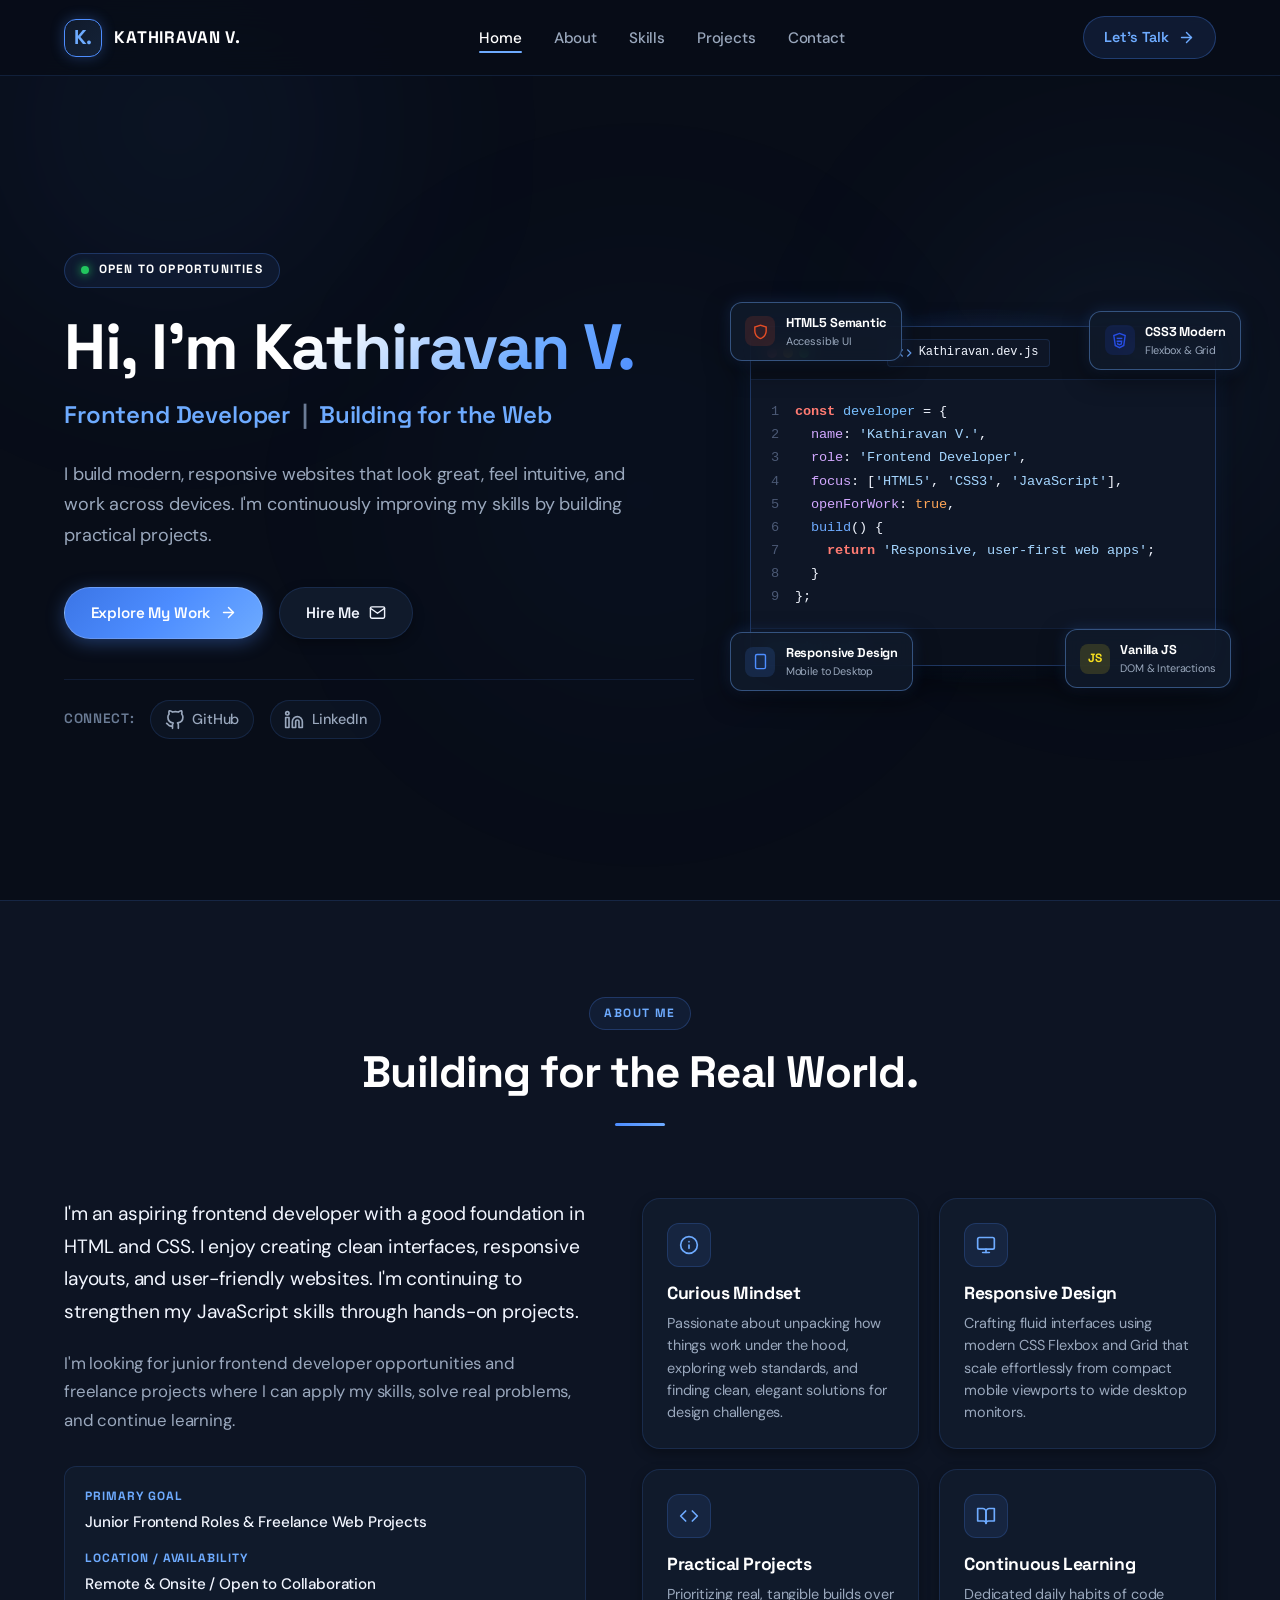
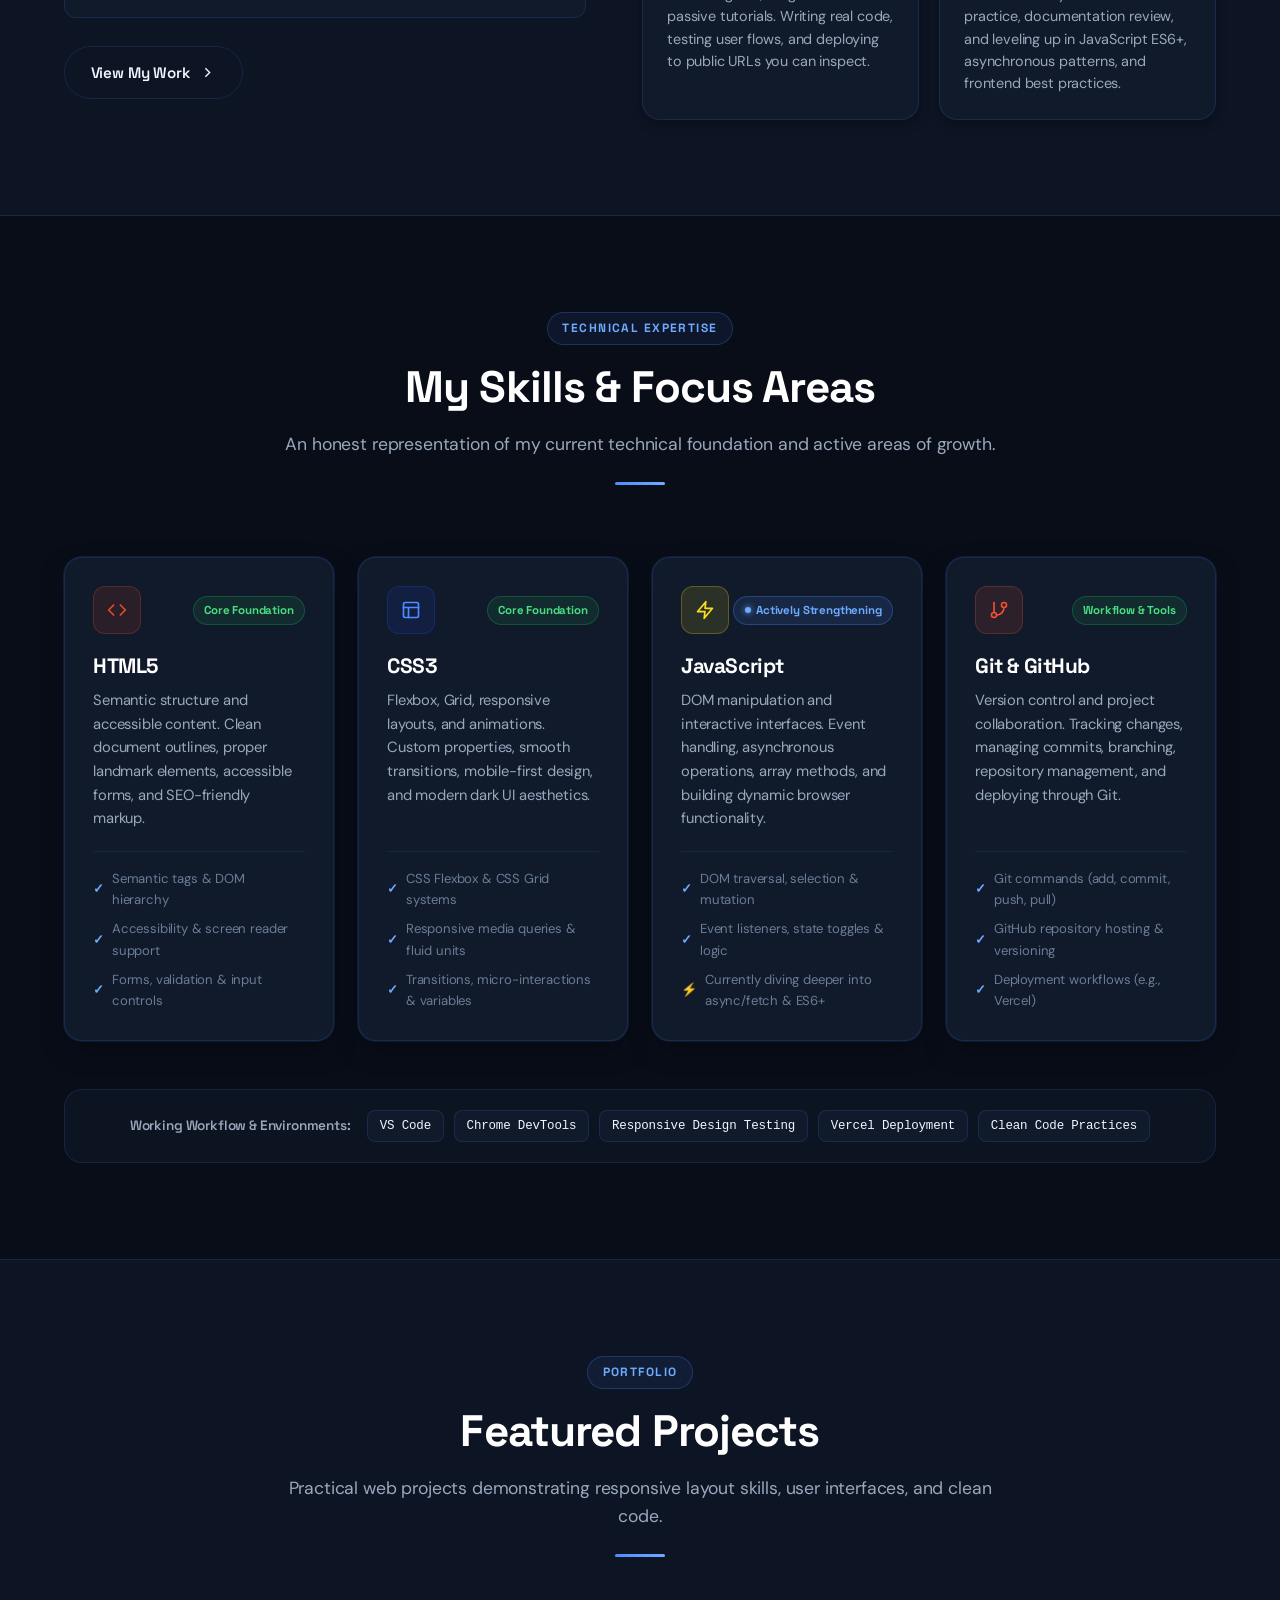
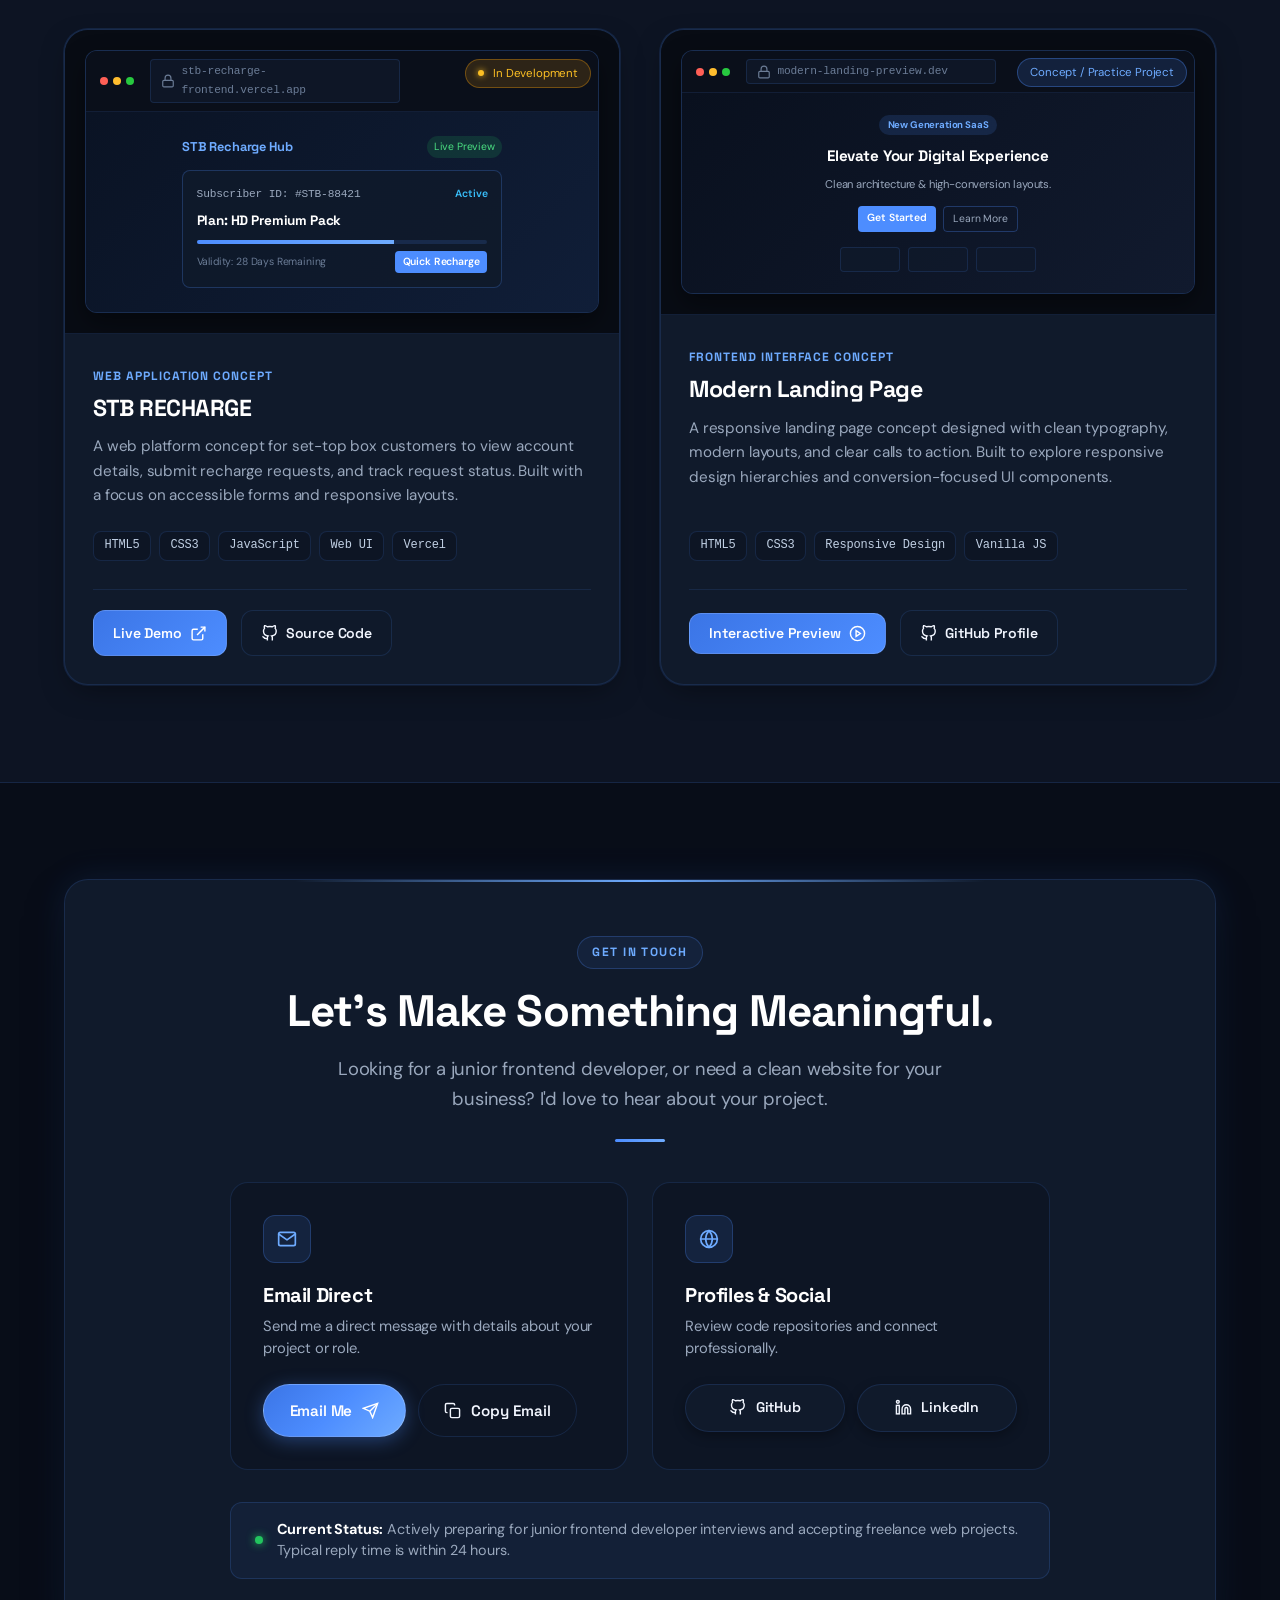
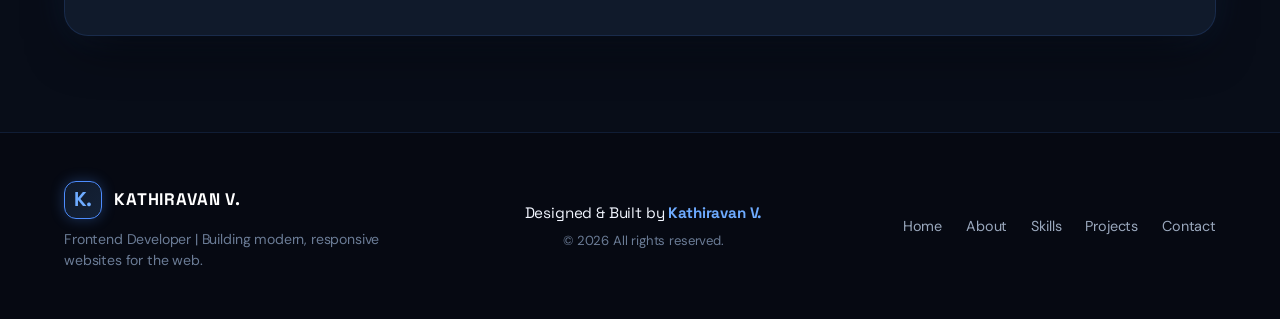
<file: MAINPAGE/index.html>
<!doctype html>
<html lang="en">
  <head>
    <meta charset="UTF-8" />
    <meta name="viewport" content="width=device-width, initial-scale=1.0" />
    <meta http-equiv="X-UA-Compatible" content="ie=edge" />

    <!-- SEO & Social Meta Tags -->
    <title>Kathiravan V. | Frontend Developer Portfolio</title>
    <meta
      name="description"
      content="Personal portfolio of Kathiravan V., an aspiring Frontend Developer specializing in clean, responsive HTML, CSS, and modern JavaScript web experiences. Open to junior roles and freelance projects."
    />
    <meta
      name="keywords"
      content="Kathiravan V, Frontend Developer, Web Developer, Portfolio, HTML5, CSS3, JavaScript, Responsive Web Design"
    />
    <meta name="author" content="Kathiravan V." />

    <!-- Open Graph / Meta -->
    <meta property="og:type" content="website" />
    <meta property="og:title" content="Kathiravan V. | Frontend Developer" />
    <meta
      property="og:description"
      content="Explore projects and frontend work by Kathiravan V. Clean code, modern UI, and responsive web design."
    />
    <meta property="og:url" content="https://kathiravan-portfolio.vercel.app" />

    <!-- Favicon (SVG data URI for instant crisp display without external assets) -->
    <link
      rel="icon"
      type="image/svg+xml"
      href="data:image/svg+xml,<svg xmlns='http://www.w3.org/2000/svg' viewBox='0 0 100 100'><rect width='100' height='100' rx='24' fill='%23080D18'/><rect x='4' y='4' width='92' height='92' rx='20' fill='%23101A2B' stroke='%234D8DFF' stroke-width='4'/><text x='50%' y='68%' font-family='sans-serif' font-weight='900' font-size='56' fill='%234D8DFF' text-anchor='middle'>K.</text></svg>"
    />

    <!-- Google Fonts: Space Grotesk (Headings) & DM Sans (Body) -->
    <link rel="preconnect" href="https://fonts.googleapis.com" />
    <link rel="preconnect" href="https://fonts.gstatic.com" crossorigin />
    <link
      href="https://fonts.googleapis.com/css2?family=DM+Sans:ital,opsz,wght@0,9..40,300..800;1,9..40,300..800&family=Space+Grotesk:wght@400;500;600;700&display=swap"
      rel="stylesheet"
    />

    <!-- Main Stylesheet -->
    <link rel="stylesheet" href="style.css" />
  </head>
  <body>
    <!-- Ambient Background Glow Elements -->
    <div class="ambient-glow glow-top-left" aria-hidden="true"></div>
    <div class="ambient-glow glow-top-right" aria-hidden="true"></div>
    <div class="ambient-glow glow-center" aria-hidden="true"></div>

    <!-- ========================================================================= -->
    <!-- A. NAVIGATION BAR -->
    <!-- ========================================================================= -->
    <header class="site-header" id="header">
      <nav class="nav-container" aria-label="Main Navigation">
        <!-- Personal Logo & Brand Name -->
        <a href="#hero" class="brand-logo" aria-label="Kathiravan V. Home">
          <span class="logo-symbol">K.</span>
          <span class="brand-text">KATHIRAVAN V.</span>
        </a>

        <!-- Desktop Navigation Menu -->
        <ul class="nav-menu" id="navMenu">
          <li><a href="#hero" class="nav-link active">Home</a></li>
          <li><a href="#about" class="nav-link">About</a></li>
          <li><a href="#skills" class="nav-link">Skills</a></li>
          <li><a href="#projects" class="nav-link">Projects</a></li>
          <li><a href="#contact" class="nav-link">Contact</a></li>
        </ul>

        <!-- Navigation Actions -->
        <div class="nav-actions">
          <a href="#contact" class="btn btn-nav-cta">
            <span>Let's Talk</span>
            <svg
              class="icon icon-sm"
              viewBox="0 0 24 24"
              fill="none"
              stroke="currentColor"
              stroke-width="2"
              stroke-linecap="round"
              stroke-linejoin="round"
              aria-hidden="true"
            >
              <line x1="5" y1="12" x2="19" y2="12"></line>
              <polyline points="12 5 19 12 12 19"></polyline>
            </svg>
          </a>

          <!-- Mobile Menu Toggle Button -->
          <button
            type="button"
            class="mobile-toggle"
            id="mobileToggle"
            aria-label="Toggle navigation menu"
            aria-expanded="false"
            aria-controls="mobileDrawer"
          >
            <span class="hamburger-bar"></span>
            <span class="hamburger-bar"></span>
            <span class="hamburger-bar"></span>
          </button>
        </div>
      </nav>
    </header>

    <!-- Mobile Navigation Drawer Overlay -->
    <div class="mobile-drawer" id="mobileDrawer" aria-hidden="true">
      <div class="drawer-content">
        <ul class="mobile-nav-list">
          <li><a href="#hero" class="mobile-nav-link">Home</a></li>
          <li><a href="#about" class="mobile-nav-link">About</a></li>
          <li><a href="#skills" class="mobile-nav-link">Skills</a></li>
          <li><a href="#projects" class="mobile-nav-link">Projects</a></li>
          <li><a href="#contact" class="mobile-nav-link">Contact</a></li>
        </ul>
        <div class="mobile-drawer-footer">
          <a href="#contact" class="btn btn-primary btn-block mobile-cta"
            >Let's Talk</a
          >
          <div class="mobile-socials">
            <a
              href="https://github.com/Kathiravan-4344"
              target="_blank"
              rel="noopener noreferrer"
              aria-label="GitHub Profile"
            >
              <svg
                class="icon"
                viewBox="0 0 24 24"
                fill="none"
                stroke="currentColor"
                stroke-width="2"
                stroke-linecap="round"
                stroke-linejoin="round"
              >
                <path
                  d="M9 19c-5 1.5-5-2.5-7-3m14 6v-3.87a3.37 3.37 0 0 0-.94-2.61c3.14-.35 6.44-1.54 6.44-7A5.44 5.44 0 0 0 20 4.77 5.07 5.07 0 0 0 19.91 1S18.73.65 16 2.48a13.38 13.38 0 0 0-7 0C6.27.65 5.09 1 5.09 1A5.07 5.07 0 0 0 5 4.77a5.44 5.44 0 0 0-1.5 3.78c0 5.42 3.3 6.61 6.44 7A3.37 3.37 0 0 0 9 18.13V22"
                ></path>
              </svg>
            </a>
            <!-- USER NOTE: Replace with your actual LinkedIn profile URL -->
            <a
              href="https://www.linkedin.com/in/kathiravan-v"
              target="_blank"
              rel="noopener noreferrer"
              aria-label="LinkedIn Profile"
            >
              <svg
                class="icon"
                viewBox="0 0 24 24"
                fill="none"
                stroke="currentColor"
                stroke-width="2"
                stroke-linecap="round"
                stroke-linejoin="round"
              >
                <path
                  d="M16 8a6 6 0 0 1 6 6v7h-4v-7a2 2 0 0 0-2-2 2 2 0 0 0-2 2v7h-4v-7a6 6 0 0 1 6-6z"
                ></path>
                <rect x="2" y="9" width="4" height="12"></rect>
                <circle cx="4" cy="4" r="2"></circle>
              </svg>
            </a>
          </div>
        </div>
      </div>
    </div>
    <div class="drawer-backdrop" id="drawerBackdrop" aria-hidden="true"></div>

    <!-- Main Content Landmark -->
    <main id="main-content">
      <!-- ======================================================================= -->
      <!-- B. HERO SECTION -->
      <!-- ======================================================================= -->
      <section class="hero-section section-padding" id="hero">
        <div class="container hero-grid">
          <!-- Left Column: Hero Introduction & Actions -->
          <div class="hero-content reveal">
            <!-- Availability Badge -->
            <div class="status-badge">
              <span class="status-dot"></span>
              <span class="status-text">OPEN TO OPPORTUNITIES</span>
            </div>

            <!-- Main Heading -->
            <h1 class="hero-heading">
              Hi, I'm <span class="gradient-text">Kathiravan V.</span>
            </h1>

            <!-- Professional Title -->
            <p class="hero-title">
              Frontend Developer <span class="title-divider">|</span> Building
              for the Web
            </p>

            <!-- Introduction Text -->
            <p class="hero-intro">
              I build modern, responsive websites that look great, feel
              intuitive, and work across devices. I'm continuously improving my
              skills by building practical projects.
            </p>

            <!-- Action Buttons -->
            <div class="hero-cta-group">
              <a href="#projects" class="btn btn-primary">
                <span>Explore My Work</span>
                <svg
                  class="icon icon-sm"
                  viewBox="0 0 24 24"
                  fill="none"
                  stroke="currentColor"
                  stroke-width="2"
                  stroke-linecap="round"
                  stroke-linejoin="round"
                >
                  <line x1="5" y1="12" x2="19" y2="12"></line>
                  <polyline points="12 5 19 12 12 19"></polyline>
                </svg>
              </a>
              <a href="#contact" class="btn btn-secondary">
                <span>Hire Me</span>
                <svg
                  class="icon icon-sm"
                  viewBox="0 0 24 24"
                  fill="none"
                  stroke="currentColor"
                  stroke-width="2"
                  stroke-linecap="round"
                  stroke-linejoin="round"
                >
                  <path
                    d="M4 4h16c1.1 0 2 .9 2 2v12c0 1.1-.9 2-2 2H4c-1.1 0-2-.9-2-2V6c0-1.1.9-2 2-2z"
                  ></path>
                  <polyline points="22,6 12,13 2,6"></polyline>
                </svg>
              </a>
            </div>

            <!-- Social Links -->
            <div class="hero-socials">
              <span class="social-label">Connect:</span>
              <a
                href="https://github.com/Kathiravan-4344"
                class="social-link"
                target="_blank"
                rel="noopener noreferrer"
                aria-label="Kathiravan GitHub profile"
              >
                <svg
                  class="icon"
                  viewBox="0 0 24 24"
                  fill="none"
                  stroke="currentColor"
                  stroke-width="2"
                  stroke-linecap="round"
                  stroke-linejoin="round"
                >
                  <path
                    d="M9 19c-5 1.5-5-2.5-7-3m14 6v-3.87a3.37 3.37 0 0 0-.94-2.61c3.14-.35 6.44-1.54 6.44-7A5.44 5.44 0 0 0 20 4.77 5.07 5.07 0 0 0 19.91 1S18.73.65 16 2.48a13.38 13.38 0 0 0-7 0C6.27.65 5.09 1 5.09 1A5.07 5.07 0 0 0 5 4.77a5.44 5.44 0 0 0-1.5 3.78c0 5.42 3.3 6.61 6.44 7A3.37 3.37 0 0 0 9 18.13V22"
                  ></path>
                </svg>
                <span>GitHub</span>
              </a>
              <!-- USER NOTE: Replace with your actual LinkedIn profile URL -->
              <a
                href="https://www.linkedin.com/in/kathiravan-v"
                class="social-link"
                target="_blank"
                rel="noopener noreferrer"
                aria-label="Kathiravan LinkedIn profile"
              >
                <svg
                  class="icon"
                  viewBox="0 0 24 24"
                  fill="none"
                  stroke="currentColor"
                  stroke-width="2"
                  stroke-linecap="round"
                  stroke-linejoin="round"
                >
                  <path
                    d="M16 8a6 6 0 0 1 6 6v7h-4v-7a2 2 0 0 0-2-2 2 2 0 0 0-2 2v7h-4v-7a6 6 0 0 1 6-6z"
                  ></path>
                  <rect x="2" y="9" width="4" height="12"></rect>
                  <circle cx="4" cy="4" r="2"></circle>
                </svg>
                <span>LinkedIn</span>
              </a>
            </div>
          </div>

          <!-- Right Column: Developer-Themed Visual with Code Editor & Floating Badges -->
          <div class="hero-visual reveal" aria-hidden="true">
            <div class="visual-wrapper">
              <!-- Decorative Orbit Ring -->
              <div class="orbit-glow"></div>

              <!-- Code Editor Card -->
              <div class="code-card">
                <div class="card-header">
                  <div class="window-dots">
                    <span class="dot dot-close"></span>
                    <span class="dot dot-minimize"></span>
                    <span class="dot dot-maximize"></span>
                  </div>
                  <div class="file-tab">
                    <svg
                      class="icon icon-xs"
                      viewBox="0 0 24 24"
                      fill="none"
                      stroke="#6EABFF"
                      stroke-width="2"
                    >
                      <polyline points="16 18 22 12 16 6"></polyline>
                      <polyline points="8 6 2 12 8 18"></polyline>
                    </svg>
                    <span>Kathiravan.dev.js</span>
                  </div>
                  <div class="header-status">Frontend Dev</div>
                </div>

                <!-- Syntax-Highlighted Code Body -->
                <div class="code-body">
                  <pre><code><span class="c-dim">1</span> <span class="c-keyword">const</span> <span class="c-variable">developer</span> = {
<span class="c-dim">2</span>   <span class="c-prop">name</span>: <span class="c-string">'Kathiravan V.'</span>,
<span class="c-dim">3</span>   <span class="c-prop">role</span>: <span class="c-string">'Frontend Developer'</span>,
<span class="c-dim">4</span>   <span class="c-prop">focus</span>: [<span class="c-string">'HTML5'</span>, <span class="c-string">'CSS3'</span>, <span class="c-string">'JavaScript'</span>],
<span class="c-dim">5</span>   <span class="c-prop">openForWork</span>: <span class="c-boolean">true</span>,
<span class="c-dim">6</span>   <span class="c-function">build</span>() {
<span class="c-dim">7</span>     <span class="c-keyword">return</span> <span class="c-string">'Responsive, user-first web apps'</span>;
<span class="c-dim">8</span>   }
<span class="c-dim">9</span> };</code></pre>
                </div>

                <!-- Terminal Status Bar -->
                <div class="code-footer">
                  <span class="status-pill-small"
                    ><span class="pulse-mini"></span> Ready to build</span
                  >
                  <span class="branch-label">
                    <svg
                      class="icon icon-xs"
                      viewBox="0 0 24 24"
                      fill="none"
                      stroke="currentColor"
                      stroke-width="2"
                    >
                      <line x1="6" y1="3" x2="6" y2="15"></line>
                      <circle cx="18" cy="6" r="3"></circle>
                      <circle cx="6" cy="18" r="3"></circle>
                      <path d="M18 9a9 9 0 0 1-9 9"></path>
                    </svg>
                    main
                  </span>
                </div>
              </div>

              <!-- Floating Tech Badges around Editor -->
              <div class="floating-badge badge-top-left float-slow">
                <span class="tech-icon-circle icon-html">
                  <svg viewBox="0 0 24 24" fill="currentColor">
                    <path
                      d="M12 2L3 5v6c0 5.55 3.84 10.74 9 12 5.16-1.26 9-6.45 9-12V5l-9-3zm0 2.18l7 2.33v4.49c0 4.54-3.04 8.79-7 9.92-3.96-1.13-7-5.38-7-9.92V6.51l7-2.33z"
                    />
                  </svg>
                </span>
                <div class="badge-text">
                  <span class="badge-title">HTML5 Semantic</span>
                  <span class="badge-sub">Accessible UI</span>
                </div>
              </div>

              <div class="floating-badge badge-top-right float-delay-1">
                <span class="tech-icon-circle icon-css">
                  <svg
                    viewBox="0 0 24 24"
                    fill="none"
                    stroke="currentColor"
                    stroke-width="2"
                  >
                    <path d="M12 2l8 3-2 14-6 3-6-3L4 5l8-3z"></path>
                    <path d="M8 9h8"></path>
                    <path d="M8 13h7l-.5 4-2.5 1-2.5-1-.2-2"></path>
                  </svg>
                </span>
                <div class="badge-text">
                  <span class="badge-title">CSS3 Modern</span>
                  <span class="badge-sub">Flexbox & Grid</span>
                </div>
              </div>

              <div class="floating-badge badge-bottom-right float-delay-2">
                <span class="tech-icon-circle icon-js">
                  <span class="js-text">JS</span>
                </span>
                <div class="badge-text">
                  <span class="badge-title">Vanilla JS</span>
                  <span class="badge-sub">DOM & Interactions</span>
                </div>
              </div>

              <div class="floating-badge badge-bottom-left float-delay-3">
                <span class="tech-icon-circle icon-resp">
                  <svg
                    viewBox="0 0 24 24"
                    fill="none"
                    stroke="currentColor"
                    stroke-width="2"
                  >
                    <rect
                      x="5"
                      y="2"
                      width="14"
                      height="20"
                      rx="2"
                      ry="2"
                    ></rect>
                    <line x1="12" y1="18" x2="12.01" y2="18"></line>
                  </svg>
                </span>
                <div class="badge-text">
                  <span class="badge-title">Responsive Design</span>
                  <span class="badge-sub">Mobile to Desktop</span>
                </div>
              </div>
            </div>
          </div>
        </div>
      </section>

      <!-- ======================================================================= -->
      <!-- C. ABOUT ME SECTION -->
      <!-- ======================================================================= -->
      <section class="section-padding bg-secondary" id="about">
        <div class="container">
          <div class="section-header text-center reveal">
            <span class="section-badge">ABOUT ME</span>
            <h2 class="section-heading">Building for the Real World.</h2>
            <div class="section-divider"></div>
          </div>

          <div class="about-grid">
            <!-- Left: Narrative Text -->
            <div class="about-narrative reveal">
              <p class="narrative-lead">
                I'm an aspiring frontend developer with a good foundation in
                HTML and CSS. I enjoy creating clean interfaces, responsive
                layouts, and user-friendly websites. I'm continuing to
                strengthen my JavaScript skills through hands-on projects.
              </p>
              <p class="narrative-body">
                I'm looking for junior frontend developer opportunities and
                freelance projects where I can apply my skills, solve real
                problems, and continue learning.
              </p>

              <div class="about-meta-box">
                <div class="meta-item">
                  <span class="meta-label">Primary Goal</span>
                  <span class="meta-value"
                    >Junior Frontend Roles & Freelance Web Projects</span
                  >
                </div>
                <div class="meta-item">
                  <span class="meta-label">Location / Availability</span>
                  <span class="meta-value"
                    >Remote & Onsite / Open to Collaboration</span
                  >
                </div>
              </div>

              <div class="about-cta">
                <a href="#projects" class="btn btn-outline">
                  <span>View My Work</span>
                  <svg
                    class="icon icon-sm"
                    viewBox="0 0 24 24"
                    fill="none"
                    stroke="currentColor"
                    stroke-width="2"
                  >
                    <polyline points="9 18 15 12 9 6"></polyline>
                  </svg>
                </a>
              </div>
            </div>

            <!-- Right: Four Compact Information Cards -->
            <div class="about-cards-grid">
              <!-- Card 1: Curious Mindset -->
              <div class="info-card reveal">
                <div class="info-card-icon">
                  <svg
                    class="icon"
                    viewBox="0 0 24 24"
                    fill="none"
                    stroke="currentColor"
                    stroke-width="2"
                    stroke-linecap="round"
                    stroke-linejoin="round"
                  >
                    <circle cx="12" cy="12" r="10"></circle>
                    <line x1="12" y1="16" x2="12" y2="12"></line>
                    <line x1="12" y1="8" x2="12.01" y2="8"></line>
                  </svg>
                </div>
                <h3 class="info-card-title">Curious Mindset</h3>
                <p class="info-card-desc">
                  Passionate about unpacking how things work under the hood,
                  exploring web standards, and finding clean, elegant solutions
                  for design challenges.
                </p>
              </div>

              <!-- Card 2: Responsive Design -->
              <div class="info-card reveal">
                <div class="info-card-icon">
                  <svg
                    class="icon"
                    viewBox="0 0 24 24"
                    fill="none"
                    stroke="currentColor"
                    stroke-width="2"
                    stroke-linecap="round"
                    stroke-linejoin="round"
                  >
                    <rect
                      x="2"
                      y="3"
                      width="20"
                      height="14"
                      rx="2"
                      ry="2"
                    ></rect>
                    <line x1="8" y1="21" x2="16" y2="21"></line>
                    <line x1="12" y1="17" x2="12" y2="21"></line>
                  </svg>
                </div>
                <h3 class="info-card-title">Responsive Design</h3>
                <p class="info-card-desc">
                  Crafting fluid interfaces using modern CSS Flexbox and Grid
                  that scale effortlessly from compact mobile viewports to wide
                  desktop monitors.
                </p>
              </div>

              <!-- Card 3: Practical Projects -->
              <div class="info-card reveal">
                <div class="info-card-icon">
                  <svg
                    class="icon"
                    viewBox="0 0 24 24"
                    fill="none"
                    stroke="currentColor"
                    stroke-width="2"
                    stroke-linecap="round"
                    stroke-linejoin="round"
                  >
                    <polyline points="16 18 22 12 16 6"></polyline>
                    <polyline points="8 6 2 12 8 18"></polyline>
                  </svg>
                </div>
                <h3 class="info-card-title">Practical Projects</h3>
                <p class="info-card-desc">
                  Prioritizing real, tangible builds over passive tutorials.
                  Writing real code, testing user flows, and deploying to public
                  URLs you can inspect.
                </p>
              </div>

              <!-- Card 4: Continuous Learning -->
              <div class="info-card reveal">
                <div class="info-card-icon">
                  <svg
                    class="icon"
                    viewBox="0 0 24 24"
                    fill="none"
                    stroke="currentColor"
                    stroke-width="2"
                    stroke-linecap="round"
                    stroke-linejoin="round"
                  >
                    <path d="M2 3h6a4 4 0 0 1 4 4v14a3 3 0 0 0-3-3H2z"></path>
                    <path d="M22 3h-6a4 4 0 0 0-4 4v14a3 3 0 0 1 3-3h7z"></path>
                  </svg>
                </div>
                <h3 class="info-card-title">Continuous Learning</h3>
                <p class="info-card-desc">
                  Dedicated daily habits of code practice, documentation review,
                  and leveling up in JavaScript ES6+, asynchronous patterns, and
                  frontend best practices.
                </p>
              </div>
            </div>
          </div>
        </div>
      </section>

      <!-- ======================================================================= -->
      <!-- D. SKILLS SECTION -->
      <!-- ======================================================================= -->
      <section class="section-padding" id="skills">
        <div class="container">
          <div class="section-header text-center reveal">
            <span class="section-badge">TECHNICAL EXPERTISE</span>
            <h2 class="section-heading">My Skills & Focus Areas</h2>
            <p class="section-subheading">
              An honest representation of my current technical foundation and
              active areas of growth.
            </p>
            <div class="section-divider"></div>
          </div>

          <div class="skills-grid">
            <!-- Skill Card 1: HTML5 -->
            <div class="skill-card reveal">
              <div class="skill-card-top">
                <div class="skill-icon-wrapper html-theme">
                  <svg
                    class="icon"
                    viewBox="0 0 24 24"
                    fill="none"
                    stroke="currentColor"
                    stroke-width="2"
                    stroke-linecap="round"
                    stroke-linejoin="round"
                  >
                    <polyline points="16 18 22 12 16 6"></polyline>
                    <polyline points="8 6 2 12 8 18"></polyline>
                  </svg>
                </div>
                <span class="skill-level-badge level-core"
                  >Core Foundation</span
                >
              </div>

              <h3 class="skill-name">HTML5</h3>
              <p class="skill-description">
                Semantic structure and accessible content. Clean document
                outlines, proper landmark elements, accessible forms, and
                SEO-friendly markup.
              </p>

              <ul class="skill-highlights">
                <li><span>✓</span> Semantic tags & DOM hierarchy</li>
                <li><span>✓</span> Accessibility & screen reader support</li>
                <li><span>✓</span> Forms, validation & input controls</li>
              </ul>
            </div>

            <!-- Skill Card 2: CSS3 -->
            <div class="skill-card reveal">
              <div class="skill-card-top">
                <div class="skill-icon-wrapper css-theme">
                  <svg
                    class="icon"
                    viewBox="0 0 24 24"
                    fill="none"
                    stroke="currentColor"
                    stroke-width="2"
                    stroke-linecap="round"
                    stroke-linejoin="round"
                  >
                    <rect
                      x="3"
                      y="3"
                      width="18"
                      height="18"
                      rx="2"
                      ry="2"
                    ></rect>
                    <line x1="3" y1="9" x2="21" y2="9"></line>
                    <line x1="9" y1="21" x2="9" y2="9"></line>
                  </svg>
                </div>
                <span class="skill-level-badge level-core"
                  >Core Foundation</span
                >
              </div>

              <h3 class="skill-name">CSS3</h3>
              <p class="skill-description">
                Flexbox, Grid, responsive layouts, and animations. Custom
                properties, smooth transitions, mobile-first design, and modern
                dark UI aesthetics.
              </p>

              <ul class="skill-highlights">
                <li><span>✓</span> CSS Flexbox & CSS Grid systems</li>
                <li><span>✓</span> Responsive media queries & fluid units</li>
                <li>
                  <span>✓</span> Transitions, micro-interactions & variables
                </li>
              </ul>
            </div>

            <!-- Skill Card 3: JavaScript -->
            <div class="skill-card reveal">
              <div class="skill-card-top">
                <div class="skill-icon-wrapper js-theme">
                  <svg
                    class="icon"
                    viewBox="0 0 24 24"
                    fill="none"
                    stroke="currentColor"
                    stroke-width="2"
                    stroke-linecap="round"
                    stroke-linejoin="round"
                  >
                    <polygon
                      points="13 2 3 14 12 14 11 22 21 10 12 10 13 2"
                    ></polygon>
                  </svg>
                </div>
                <span class="skill-level-badge level-learning">
                  <span class="pulse-dot-inline"></span> Actively Strengthening
                </span>
              </div>

              <h3 class="skill-name">JavaScript</h3>
              <p class="skill-description">
                DOM manipulation and interactive interfaces. Event handling,
                asynchronous operations, array methods, and building dynamic
                browser functionality.
              </p>

              <ul class="skill-highlights">
                <li><span>✓</span> DOM traversal, selection & mutation</li>
                <li><span>✓</span> Event listeners, state toggles & logic</li>
                <li>
                  <span>⚡</span> Currently diving deeper into async/fetch &
                  ES6+
                </li>
              </ul>
            </div>

            <!-- Skill Card 4: Git & GitHub -->
            <div class="skill-card reveal">
              <div class="skill-card-top">
                <div class="skill-icon-wrapper git-theme">
                  <svg
                    class="icon"
                    viewBox="0 0 24 24"
                    fill="none"
                    stroke="currentColor"
                    stroke-width="2"
                    stroke-linecap="round"
                    stroke-linejoin="round"
                  >
                    <line x1="6" y1="3" x2="6" y2="15"></line>
                    <circle cx="18" cy="6" r="3"></circle>
                    <circle cx="6" cy="18" r="3"></circle>
                    <path d="M18 9a9 9 0 0 1-9 9"></path>
                  </svg>
                </div>
                <span class="skill-level-badge level-core"
                  >Workflow & Tools</span
                >
              </div>

              <h3 class="skill-name">Git & GitHub</h3>
              <p class="skill-description">
                Version control and project collaboration. Tracking changes,
                managing commits, branching, repository management, and
                deploying through Git.
              </p>

              <ul class="skill-highlights">
                <li><span>✓</span> Git commands (add, commit, push, pull)</li>
                <li><span>✓</span> GitHub repository hosting & versioning</li>
                <li><span>✓</span> Deployment workflows (e.g., Vercel)</li>
              </ul>
            </div>
          </div>

          <!-- Additional Supporting Tools Bar -->
          <div class="tools-bar reveal">
            <span class="tools-bar-label"
              >Working Workflow & Environments:</span
            >
            <div class="tool-tags">
              <span class="tool-tag">VS Code</span>
              <span class="tool-tag">Chrome DevTools</span>
              <span class="tool-tag">Responsive Design Testing</span>
              <span class="tool-tag">Vercel Deployment</span>
              <span class="tool-tag">Clean Code Practices</span>
            </div>
          </div>
        </div>
      </section>

      <!-- ======================================================================= -->
      <!-- E. FEATURED PROJECTS -->
      <!-- ======================================================================= -->
      <section class="section-padding bg-secondary" id="projects">
        <div class="container">
          <div class="section-header text-center reveal">
            <span class="section-badge">PORTFOLIO</span>
            <h2 class="section-heading">Featured Projects</h2>
            <p class="section-subheading">
              Practical web projects demonstrating responsive layout skills,
              user interfaces, and clean code.
            </p>
            <div class="section-divider"></div>
          </div>

          <div class="projects-grid">
            <!-- Project 1: STB RECHARGE -->
            <article class="project-card reveal" aria-labelledby="proj1-title">
              <div class="project-preview">
                <!-- Interactive Mockup Browser Frame -->
                <div class="browser-frame">
                  <div class="browser-header">
                    <div class="browser-dots">
                      <span></span><span></span><span></span>
                    </div>
                    <div class="browser-url">
                      <svg
                        class="icon icon-xs"
                        viewBox="0 0 24 24"
                        fill="none"
                        stroke="currentColor"
                        stroke-width="2"
                      >
                        <rect
                          x="3"
                          y="11"
                          width="18"
                          height="11"
                          rx="2"
                          ry="2"
                        ></rect>
                        <path d="M7 11V7a5 5 0 0 1 10 0v4"></path>
                      </svg>
                      <span>stb-recharge-frontend.vercel.app</span>
                    </div>
                  </div>

                  <!-- Custom Styled CSS Preview of STB Recharge Portal -->
                  <div class="browser-viewport stb-theme-bg">
                    <div class="mockup-content">
                      <div class="mockup-nav">
                        <span class="mock-brand">STB Recharge Hub</span>
                        <span class="mock-status">Live Preview</span>
                      </div>
                      <div class="mockup-body">
                        <div class="mock-card">
                          <div class="mock-card-header">
                            <span class="mock-label"
                              >Subscriber ID: #STB-88421</span
                            >
                            <span class="mock-badge">Active</span>
                          </div>
                          <div class="mock-balance">Plan: HD Premium Pack</div>
                          <div class="mock-progress">
                            <div class="mock-progress-bar"></div>
                          </div>
                          <div class="mock-footer">
                            <span>Validity: 28 Days Remaining</span>
                            <span class="mock-btn-mini">Quick Recharge</span>
                          </div>
                        </div>
                      </div>
                    </div>
                  </div>
                </div>

                <!-- Status Badge Overlay -->
                <div class="project-status-overlay">
                  <span class="status-badge in-development">
                    <span class="status-dot-pulse"></span> In Development
                  </span>
                </div>
              </div>

              <!-- Project Details -->
              <div class="project-content">
                <div class="project-meta-top">
                  <span class="project-type">Web Application Concept</span>
                </div>
                <h3 class="project-title" id="proj1-title">STB RECHARGE</h3>
                <p class="project-desc">
                  A web platform concept for set-top box customers to view
                  account details, submit recharge requests, and track request
                  status. Built with a focus on accessible forms and responsive
                  layouts.
                </p>

                <!-- Tech Stack Tags -->
                <div class="project-tech-list" aria-label="Technologies used">
                  <span class="tech-tag">HTML5</span>
                  <span class="tech-tag">CSS3</span>
                  <span class="tech-tag">JavaScript</span>
                  <span class="tech-tag">Web UI</span>
                  <span class="tech-tag">Vercel</span>
                </div>

                <!-- Links -->
                <div class="project-links">
                  <a
                    href="https://stb-recharge-frontend.vercel.app/"
                    class="btn btn-project-primary"
                    target="_blank"
                    rel="noopener noreferrer"
                  >
                    <span>Live Demo</span>
                    <svg
                      class="icon icon-sm"
                      viewBox="0 0 24 24"
                      fill="none"
                      stroke="currentColor"
                      stroke-width="2"
                    >
                      <path
                        d="M18 13v6a2 2 0 0 1-2 2H5a2 2 0 0 1-2-2V8a2 2 0 0 1 2-2h6"
                      ></path>
                      <polyline points="15 3 21 3 21 9"></polyline>
                      <line x1="10" y1="14" x2="21" y2="3"></line>
                    </svg>
                  </a>
                  <a
                    href="https://github.com/Kathiravan-4344/stb-recharge-hub"
                    class="btn btn-project-secondary"
                    target="_blank"
                    rel="noopener noreferrer"
                  >
                    <svg
                      class="icon icon-sm"
                      viewBox="0 0 24 24"
                      fill="none"
                      stroke="currentColor"
                      stroke-width="2"
                    >
                      <path
                        d="M9 19c-5 1.5-5-2.5-7-3m14 6v-3.87a3.37 3.37 0 0 0-.94-2.61c3.14-.35 6.44-1.54 6.44-7A5.44 5.44 0 0 0 20 4.77 5.07 5.07 0 0 0 19.91 1S18.73.65 16 2.48a13.38 13.38 0 0 0-7 0C6.27.65 5.09 1 5.09 1A5.07 5.07 0 0 0 5 4.77a5.44 5.44 0 0 0-1.5 3.78c0 5.42 3.3 6.61 6.44 7A3.37 3.37 0 0 0 9 18.13V22"
                      ></path>
                    </svg>
                    <span>Source Code</span>
                  </a>
                </div>
              </div>
            </article>

            <!-- Project 2: Modern Landing Page -->
            <article class="project-card reveal" aria-labelledby="proj2-title">
              <div class="project-preview">
                <!-- Interactive Mockup Browser Frame -->
                <div class="browser-frame">
                  <div class="browser-header">
                    <div class="browser-dots">
                      <span></span><span></span><span></span>
                    </div>
                    <div class="browser-url">
                      <svg
                        class="icon icon-xs"
                        viewBox="0 0 24 24"
                        fill="none"
                        stroke="currentColor"
                        stroke-width="2"
                      >
                        <rect
                          x="3"
                          y="11"
                          width="18"
                          height="11"
                          rx="2"
                          ry="2"
                        ></rect>
                        <path d="M7 11V7a5 5 0 0 1 10 0v4"></path>
                      </svg>
                      <span>modern-landing-preview.dev</span>
                    </div>
                  </div>

                  <!-- Custom Styled CSS Preview of Modern Landing Page -->
                  <div class="browser-viewport landing-theme-bg">
                    <div class="landing-mock-content">
                      <div class="mock-pill">New Generation SaaS</div>
                      <div class="mock-hero-title">
                        Elevate Your Digital Experience
                      </div>
                      <div class="mock-hero-desc">
                        Clean architecture & high-conversion layouts.
                      </div>
                      <div class="mock-actions">
                        <span class="mock-btn-accent">Get Started</span>
                        <span class="mock-btn-ghost">Learn More</span>
                      </div>
                      <div class="mock-feature-row">
                        <div class="mock-feat-box"></div>
                        <div class="mock-feat-box"></div>
                        <div class="mock-feat-box"></div>
                      </div>
                    </div>
                  </div>
                </div>

                <!-- Status Badge Overlay -->
                <div class="project-status-overlay">
                  <span class="status-badge concept-badge">
                    Concept / Practice Project
                  </span>
                </div>
              </div>

              <!-- Project Details -->
              <div class="project-content">
                <div class="project-meta-top">
                  <span class="project-type">Frontend Interface Concept</span>
                </div>
                <h3 class="project-title" id="proj2-title">
                  Modern Landing Page
                </h3>
                <p class="project-desc">
                  A responsive landing page concept designed with clean
                  typography, modern layouts, and clear calls to action. Built
                  to explore responsive design hierarchies and
                  conversion-focused UI components.
                </p>

                <!-- Tech Stack Tags -->
                <div class="project-tech-list" aria-label="Technologies used">
                  <span class="tech-tag">HTML5</span>
                  <span class="tech-tag">CSS3</span>
                  <span class="tech-tag">Responsive Design</span>
                  <span class="tech-tag">Vanilla JS</span>
                </div>

                <!-- Links -->
                <div class="project-links">
                  <!-- Live Demo trigger button showing an inline preview modal or placeholder notice -->
                  <button
                    type="button"
                    class="btn btn-project-primary btn-preview-modal"
                    data-project="landing-page"
                  >
                    <span>Interactive Preview</span>
                    <svg
                      class="icon icon-sm"
                      viewBox="0 0 24 24"
                      fill="none"
                      stroke="currentColor"
                      stroke-width="2"
                    >
                      <circle cx="12" cy="12" r="10"></circle>
                      <polygon points="10 8 16 12 10 16 10 8"></polygon>
                    </svg>
                  </button>
                  <a
                    href="https://github.com/Kathiravan-4344"
                    class="btn btn-project-secondary"
                    target="_blank"
                    rel="noopener noreferrer"
                  >
                    <svg
                      class="icon icon-sm"
                      viewBox="0 0 24 24"
                      fill="none"
                      stroke="currentColor"
                      stroke-width="2"
                    >
                      <path
                        d="M9 19c-5 1.5-5-2.5-7-3m14 6v-3.87a3.37 3.37 0 0 0-.94-2.61c3.14-.35 6.44-1.54 6.44-7A5.44 5.44 0 0 0 20 4.77 5.07 5.07 0 0 0 19.91 1S18.73.65 16 2.48a13.38 13.38 0 0 0-7 0C6.27.65 5.09 1 5.09 1A5.07 5.07 0 0 0 5 4.77a5.44 5.44 0 0 0-1.5 3.78c0 5.42 3.3 6.61 6.44 7A3.37 3.37 0 0 0 9 18.13V22"
                      ></path>
                    </svg>
                    <span>GitHub Profile</span>
                  </a>
                </div>
              </div>
            </article>
          </div>
        </div>
      </section>

      <!-- ======================================================================= -->
      <!-- F. CONTACT SECTION -->
      <!-- ======================================================================= -->
      <section class="section-padding" id="contact">
        <div class="container">
          <div class="contact-card-wrapper reveal">
            <div class="contact-inner">
              <div class="contact-header text-center">
                <span class="section-badge">GET IN TOUCH</span>
                <h2 class="section-heading">
                  Let's Make Something Meaningful.
                </h2>
                <p class="contact-description">
                  Looking for a junior frontend developer, or need a clean
                  website for your business? I'd love to hear about your
                  project.
                </p>
                <div class="section-divider"></div>
              </div>

              <!-- Contact Options Grid -->
              <div class="contact-options-grid">
                <!-- Option 1: Direct Email -->
                <!-- USER NOTE: Replace 'kathiravan.developer@example.com' with your actual personal email address -->
                <div class="contact-card">
                  <div class="contact-card-icon">
                    <svg
                      class="icon"
                      viewBox="0 0 24 24"
                      fill="none"
                      stroke="currentColor"
                      stroke-width="2"
                      stroke-linecap="round"
                      stroke-linejoin="round"
                    >
                      <path
                        d="M4 4h16c1.1 0 2 .9 2 2v12c0 1.1-.9 2-2 2H4c-1.1 0-2-.9-2-2V6c0-1.1.9-2 2-2z"
                      ></path>
                      <polyline points="22,6 12,13 2,6"></polyline>
                    </svg>
                  </div>
                  <div class="contact-card-info">
                    <h3 class="contact-method-title">Email Direct</h3>
                    <p class="contact-method-text">
                      Send me a direct message with details about your project
                      or role.
                    </p>

                    <div class="contact-button-group">
                      <!-- mailto link with pre-filled subject as requested -->
                      <a
                        href="mailto:kathiravan.developer@example.com?subject=Frontend%20Project%20Inquiry%20-%20Kathiravan%20V."
                        class="btn btn-primary"
                        id="emailMeBtn"
                      >
                        <span>Email Me</span>
                        <svg
                          class="icon icon-sm"
                          viewBox="0 0 24 24"
                          fill="none"
                          stroke="currentColor"
                          stroke-width="2"
                        >
                          <line x1="22" y1="2" x2="11" y2="13"></line>
                          <polygon points="22 2 15 22 11 13 2 9 22 2"></polygon>
                        </svg>
                      </a>

                      <!-- Copy Email Button for quick convenience -->
                      <button
                        type="button"
                        class="btn btn-outline"
                        id="copyEmailBtn"
                        data-email="kathiravan.developer@example.com"
                        aria-label="Copy email address to clipboard"
                      >
                        <svg
                          class="icon icon-sm"
                          viewBox="0 0 24 24"
                          fill="none"
                          stroke="currentColor"
                          stroke-width="2"
                        >
                          <rect
                            x="9"
                            y="9"
                            width="13"
                            height="13"
                            rx="2"
                            ry="2"
                          ></rect>
                          <path
                            d="M5 15H4a2 2 0 0 1-2-2V4a2 2 0 0 1 2-2h9a2 2 0 0 1 2 2v1"
                          ></path>
                        </svg>
                        <span id="copyBtnText">Copy Email</span>
                      </button>
                    </div>
                  </div>
                </div>

                <!-- Option 2: Professional Profiles (GitHub & LinkedIn) -->
                <div class="contact-card">
                  <div class="contact-card-icon">
                    <svg
                      class="icon"
                      viewBox="0 0 24 24"
                      fill="none"
                      stroke="currentColor"
                      stroke-width="2"
                      stroke-linecap="round"
                      stroke-linejoin="round"
                    >
                      <circle cx="12" cy="12" r="10"></circle>
                      <line x1="2" y1="12" x2="22" y2="12"></line>
                      <path
                        d="M12 2a15.3 15.3 0 0 1 4 10 15.3 15.3 0 0 1-4 10 15.3 15.3 0 0 1-4-10 15.3 15.3 0 0 1 4-10z"
                      ></path>
                    </svg>
                  </div>
                  <div class="contact-card-info">
                    <h3 class="contact-method-title">Profiles & Social</h3>
                    <p class="contact-method-text">
                      Review code repositories and connect professionally.
                    </p>

                    <div class="profile-links-row">
                      <a
                        href="https://github.com/Kathiravan-4344"
                        class="btn btn-secondary profile-btn"
                        target="_blank"
                        rel="noopener noreferrer"
                      >
                        <svg
                          class="icon icon-sm"
                          viewBox="0 0 24 24"
                          fill="none"
                          stroke="currentColor"
                          stroke-width="2"
                        >
                          <path
                            d="M9 19c-5 1.5-5-2.5-7-3m14 6v-3.87a3.37 3.37 0 0 0-.94-2.61c3.14-.35 6.44-1.54 6.44-7A5.44 5.44 0 0 0 20 4.77 5.07 5.07 0 0 0 19.91 1S18.73.65 16 2.48a13.38 13.38 0 0 0-7 0C6.27.65 5.09 1 5.09 1A5.07 5.07 0 0 0 5 4.77a5.44 5.44 0 0 0-1.5 3.78c0 5.42 3.3 6.61 6.44 7A3.37 3.37 0 0 0 9 18.13V22"
                          ></path>
                        </svg>
                        <span>GitHub</span>
                      </a>

                      <!-- USER NOTE: Replace with your actual LinkedIn profile URL -->
                      <a
                        href="https://www.linkedin.com/in/kathiravan-v"
                        class="btn btn-secondary profile-btn"
                        target="_blank"
                        rel="noopener noreferrer"
                      >
                        <svg
                          class="icon icon-sm"
                          viewBox="0 0 24 24"
                          fill="none"
                          stroke="currentColor"
                          stroke-width="2"
                        >
                          <path
                            d="M16 8a6 6 0 0 1 6 6v7h-4v-7a2 2 0 0 0-2-2 2 2 0 0 0-2 2v7h-4v-7a6 6 0 0 1 6-6z"
                          ></path>
                          <rect x="2" y="9" width="4" height="12"></rect>
                          <circle cx="4" cy="4" r="2"></circle>
                        </svg>
                        <span>LinkedIn</span>
                      </a>
                    </div>
                  </div>
                </div>
              </div>

              <!-- Availability Note Box -->
              <div class="availability-callout">
                <div class="callout-dot"></div>
                <p>
                  <strong>Current Status:</strong> Actively preparing for junior
                  frontend developer interviews and accepting freelance web
                  projects. Typical reply time is within 24 hours.
                </p>
              </div>
            </div>
          </div>
        </div>
      </section>
    </main>

    <!-- ========================================================================= -->
    <!-- SITE FOOTER -->
    <!-- ========================================================================= -->
    <footer class="site-footer">
      <div class="container footer-content">
        <div class="footer-brand">
          <a href="#hero" class="brand-logo footer-logo">
            <span class="logo-symbol">K.</span>
            <span class="brand-text">KATHIRAVAN V.</span>
          </a>
          <p class="footer-subtext">
            Frontend Developer | Building modern, responsive websites for the
            web.
          </p>
        </div>

        <div class="footer-center">
          <p class="designed-by">
            Designed &amp; Built by <strong>Kathiravan V.</strong>
          </p>
          <p class="copyright">
            &copy; <span id="currentYear">2026</span> All rights reserved.
          </p>
        </div>

        <div class="footer-nav">
          <ul class="footer-links">
            <li><a href="#hero">Home</a></li>
            <li><a href="#about">About</a></li>
            <li><a href="#skills">Skills</a></li>
            <li><a href="#projects">Projects</a></li>
            <li><a href="#contact">Contact</a></li>
          </ul>
        </div>
      </div>
    </footer>

    <!-- ========================================================================= -->
    <!-- G. BACK-TO-TOP BUTTON -->
    <!-- ========================================================================= -->
    <button
      type="button"
      class="back-to-top"
      id="backToTop"
      aria-label="Back to top of page"
      title="Back to top"
    >
      <svg
        class="icon"
        viewBox="0 0 24 24"
        fill="none"
        stroke="currentColor"
        stroke-width="2.5"
        stroke-linecap="round"
        stroke-linejoin="round"
      >
        <polyline points="18 15 12 9 6 15"></polyline>
      </svg>
    </button>

    <!-- Notification Toast (for Copy Email feedback) -->
    <div
      class="toast-notification"
      id="toastNotification"
      role="alert"
      aria-live="polite"
    >
      <svg
        class="icon icon-sm"
        viewBox="0 0 24 24"
        fill="none"
        stroke="currentColor"
        stroke-width="2"
      >
        <polyline points="20 6 9 17 4 12"></polyline>
      </svg>
      <span id="toastMessage">Email address copied to clipboard!</span>
    </div>

    <!-- Interactive Project Preview Modal (for Concept Project preview) -->
    <div
      class="modal-backdrop"
      id="projectModal"
      aria-hidden="true"
      role="dialog"
      aria-modal="true"
      aria-labelledby="modalTitle"
    >
      <div class="modal-dialog">
        <div class="modal-header">
          <h3 class="modal-title" id="modalTitle">
            Modern Landing Page Concept
          </h3>
          <button
            type="button"
            class="modal-close"
            id="modalCloseBtn"
            aria-label="Close modal"
          >
            &times;
          </button>
        </div>
        <div class="modal-body">
          <div class="modal-preview-screen">
            <div class="preview-hero-mock">
              <span class="preview-badge">Next Generation Interface</span>
              <h4>Modern High-Conversion Landing Page</h4>
              <p>
                Built with semantic HTML5, pure CSS3 Flexbox/Grid, and
                responsive breakpoints. Optimized for fast loading and seamless
                mobile-to-desktop responsiveness.
              </p>
              <div class="preview-cta-row">
                <span class="btn btn-primary btn-sm">Explore Features</span>
                <span class="btn btn-outline btn-sm">Documentation</span>
              </div>
            </div>
            <div class="preview-cards-mock">
              <div class="mini-mock-card">
                <div class="card-bar"></div>
                <p>Zero Framework Overhead</p>
              </div>
              <div class="mini-mock-card">
                <div class="card-bar"></div>
                <p>Fluid Typography & Grid</p>
              </div>
              <div class="mini-mock-card">
                <div class="card-bar"></div>
                <p>Subtle Dark Glow Aesthetics</p>
              </div>
            </div>
          </div>
          <p class="modal-footnote">
            <em>Note:</em> This is an interactive frontend concept designed and
            maintained in Kathiravan's project repository. You can view
            additional practice projects and source code directly on GitHub.
          </p>
        </div>
        <div class="modal-footer">
          <a
            href="https://github.com/Kathiravan-4344"
            target="_blank"
            rel="noopener noreferrer"
            class="btn btn-primary"
          >
            <span>View on GitHub</span>
            <svg
              class="icon icon-sm"
              viewBox="0 0 24 24"
              fill="none"
              stroke="currentColor"
              stroke-width="2"
            >
              <path
                d="M18 13v6a2 2 0 0 1-2 2H5a2 2 0 0 1-2-2V8a2 2 0 0 1 2-2h6"
              ></path>
              <polyline points="15 3 21 3 21 9"></polyline>
              <line x1="10" y1="14" x2="21" y2="3"></line>
            </svg>
          </a>
          <button
            type="button"
            class="btn btn-outline"
            id="modalCloseActionBtn"
          >
            Close Preview
          </button>
        </div>
      </div>
    </div>

    <!-- Main JavaScript File -->
    <script src="script.js"></script>
  </body>
</html>
</file>
<file: style.css>
/* ==========================================================================
   PORTFOLIO STYLESHEET — KATHIRAVAN V.
   Frontend Developer | Building for the Web
   ========================================================================== */

/* --------------------------------------------------------------------------
   1. CSS CUSTOM PROPERTIES (DESIGN TOKENS)
   -------------------------------------------------------------------------- */
:root {
  /* Color Palette - Prompt Defined */
  --bg-main: #080d18;
  --bg-secondary: #0d1423;
  --bg-card: #101a2b;
  --bg-card-hover: #142238;
  --bg-card-subtle: rgba(16, 26, 43, 0.7);

  --color-primary-blue: #4d8dff;
  --color-bright-blue: #6eabff;
  --color-accent-glow: rgba(77, 141, 255, 0.35);
  --color-subtle-glow: rgba(110, 171, 255, 0.12);

  --text-main: #f2f6ff;
  --text-secondary: #9aa8bd;
  --text-muted: #6b7c96;
  --text-bright: #ffffff;

  --border-subtle: rgba(77, 141, 255, 0.15);
  --border-hover: rgba(110, 171, 255, 0.4);
  --border-focus: #4d8dff;

  /* Typography */
  --font-heading:
    "Space Grotesk", -apple-system, BlinkMacSystemFont, "Segoe UI", Roboto,
    sans-serif;
  --font-body:
    "DM Sans", -apple-system, BlinkMacSystemFont, "Segoe UI", Roboto, sans-serif;
  --font-mono:
    "SFMono-Regular", Consolas, "Liberation Mono", Menlo, Courier, monospace;

  /* Spacing Scale */
  --space-xs: 0.25rem;
  --space-sm: 0.5rem;
  --space-md: 1rem;
  --space-lg: 1.5rem;
  --space-xl: 2rem;
  --space-2xl: 3rem;
  --space-3xl: 4.5rem;
  --space-4xl: 6rem;

  /* Layout */
  --container-max-width: 1200px;
  --header-height: 76px;
  --radius-sm: 8px;
  --radius-md: 12px;
  --radius-lg: 18px;
  --radius-xl: 24px;
  --radius-full: 9999px;

  /* Shadows & Glows */
  --shadow-sm: 0 4px 12px rgba(0, 0, 0, 0.3);
  --shadow-card:
    0 10px 30px -10px rgba(0, 0, 0, 0.5), 0 0 0 1px var(--border-subtle);
  --shadow-card-hover:
    0 20px 40px -15px rgba(0, 0, 0, 0.7), 0 0 25px rgba(77, 141, 255, 0.2),
    0 0 0 1px var(--border-hover);
  --shadow-button-glow: 0 0 20px rgba(77, 141, 255, 0.4);

  /* Transitions */
  --transition-fast: 0.2s cubic-bezier(0.16, 1, 0.3, 1);
  --transition-normal: 0.3s cubic-bezier(0.16, 1, 0.3, 1);
  --transition-smooth: 0.5s cubic-bezier(0.16, 1, 0.3, 1);
}

/* --------------------------------------------------------------------------
   2. RESET & BASE STYLES
   -------------------------------------------------------------------------- */
*,
*::before,
*::after {
  box-sizing: border-box;
  margin: 0;
  padding: 0;
}

html {
  scroll-behavior: smooth;
  font-size: 16px;
  -webkit-text-size-adjust: 100%;
}

body {
  background-color: var(--bg-main);
  color: var(--text-main);
  font-family: var(--font-body);
  font-size: 1rem;
  line-height: 1.65;
  letter-spacing: -0.01em;
  overflow-x: hidden;
  position: relative;
  min-height: 100vh;
}

/* Accessible focus visible outlines */
:focus-visible {
  outline: 2px solid var(--color-bright-blue);
  outline-offset: 3px;
}

img,
svg {
  display: block;
  max-width: 100%;
}

a {
  color: inherit;
  text-decoration: none;
  transition: color var(--transition-fast);
}

ul {
  list-style: none;
}

button,
input,
textarea {
  font-family: inherit;
  color: inherit;
  border: none;
  background: none;
}

button {
  cursor: pointer;
}

/* Headings Base */
h1,
h2,
h3,
h4,
h5,
h6 {
  font-family: var(--font-heading);
  color: var(--text-bright);
  font-weight: 700;
  line-height: 1.2;
  letter-spacing: -0.02em;
}

/* --------------------------------------------------------------------------
   3. AMBIENT GLOW EFFECTS & BACKGROUNDS
   -------------------------------------------------------------------------- */
.ambient-glow {
  position: fixed;
  border-radius: 50%;
  filter: blur(120px);
  pointer-events: none;
  z-index: 0;
  opacity: 0.6;
}

.glow-top-left {
  top: -150px;
  left: -100px;
  width: 550px;
  height: 550px;
  background: radial-gradient(
    circle,
    rgba(77, 141, 255, 0.18) 0%,
    transparent 70%
  );
}

.glow-top-right {
  top: 10%;
  right: -150px;
  width: 600px;
  height: 600px;
  background: radial-gradient(
    circle,
    rgba(110, 171, 255, 0.14) 0%,
    transparent 70%
  );
}

.glow-center {
  top: 55%;
  left: 50%;
  transform: translate(-50%, -50%);
  width: 700px;
  height: 700px;
  background: radial-gradient(
    circle,
    rgba(77, 141, 255, 0.08) 0%,
    transparent 70%
  );
}

/* --------------------------------------------------------------------------
   4. LAYOUT UTILITIES & CONTAINERS
   -------------------------------------------------------------------------- */
.container {
  width: 100%;
  max-width: var(--container-max-width);
  margin-left: auto;
  margin-right: auto;
  padding-left: 1.5rem;
  padding-right: 1.5rem;
  position: relative;
  z-index: 1;
}

.section-padding {
  padding-top: var(--space-4xl);
  padding-bottom: var(--space-4xl);
  position: relative;
}

.bg-secondary {
  background-color: var(--bg-secondary);
  border-top: 1px solid var(--border-subtle);
  border-bottom: 1px solid var(--border-subtle);
}

.text-center {
  text-align: center;
}

/* Section Headers */
.section-header {
  margin-bottom: var(--space-3xl);
  max-width: 720px;
  margin-left: auto;
  margin-right: auto;
}

.section-badge {
  display: inline-block;
  padding: 0.35rem 0.9rem;
  font-family: var(--font-heading);
  font-size: 0.75rem;
  font-weight: 700;
  text-transform: uppercase;
  letter-spacing: 0.12em;
  color: var(--color-bright-blue);
  background: rgba(77, 141, 255, 0.08);
  border: 1px solid rgba(77, 141, 255, 0.25);
  border-radius: var(--radius-full);
  margin-bottom: var(--space-md);
}

.section-heading {
  font-size: clamp(2rem, 4vw, 2.75rem);
  color: var(--text-bright);
  margin-bottom: var(--space-md);
}

.section-subheading {
  font-size: 1.1rem;
  color: var(--text-secondary);
  line-height: 1.6;
}

.section-divider {
  width: 50px;
  height: 3px;
  background: linear-gradient(
    90deg,
    var(--color-primary-blue),
    var(--color-bright-blue)
  );
  border-radius: var(--radius-full);
  margin: var(--space-lg) auto 0;
}

/* Gradient Text Highlight */
.gradient-text {
  background: linear-gradient(
    135deg,
    #ffffff 20%,
    var(--color-bright-blue) 70%,
    var(--color-primary-blue) 100%
  );
  -webkit-background-clip: text;
  -webkit-text-fill-color: transparent;
  background-clip: text;
}

/* Generic Icon Sizes */
.icon {
  width: 20px;
  height: 20px;
  flex-shrink: 0;
}

.icon-xs {
  width: 14px;
  height: 14px;
}

.icon-sm {
  width: 17px;
  height: 17px;
}

/* --------------------------------------------------------------------------
   5. BUTTONS & INTERACTIVE ELEMENTS
   -------------------------------------------------------------------------- */
.btn {
  display: inline-flex;
  align-items: center;
  justify-content: center;
  gap: 0.6rem;
  font-family: var(--font-heading);
  font-weight: 600;
  font-size: 0.95rem;
  padding: 0.8rem 1.6rem;
  border-radius: var(--radius-full);
  transition: all var(--transition-normal);
  text-decoration: none;
  cursor: pointer;
  white-space: nowrap;
}

/* Primary Gradient Button */
.btn-primary {
  background: linear-gradient(135deg, #3b75e6 0%, #4d8dff 50%, #6eabff 100%);
  color: #ffffff;
  box-shadow: 0 4px 18px rgba(77, 141, 255, 0.35);
  border: 1px solid rgba(255, 255, 255, 0.2);
}

.btn-primary:hover {
  background: linear-gradient(135deg, #4d8dff 0%, #6eabff 100%);
  box-shadow: 0 6px 24px rgba(77, 141, 255, 0.55);
  transform: translateY(-2px);
  color: #ffffff;
}

.btn-primary:active {
  transform: translateY(0);
}

/* Secondary Button (Dark Card Background with Blue Border) */
.btn-secondary {
  background: var(--bg-card);
  color: var(--text-main);
  border: 1px solid var(--border-subtle);
  box-shadow: var(--shadow-sm);
}

.btn-secondary:hover {
  background: var(--bg-card-hover);
  border-color: var(--border-hover);
  color: var(--color-bright-blue);
  transform: translateY(-2px);
  box-shadow: 0 6px 20px rgba(0, 0, 0, 0.4);
}

/* Outline Button */
.btn-outline {
  background: transparent;
  color: var(--text-main);
  border: 1px solid var(--border-subtle);
}

.btn-outline:hover {
  border-color: var(--color-bright-blue);
  color: var(--color-bright-blue);
  background: rgba(77, 141, 255, 0.08);
}

.btn-sm {
  padding: 0.5rem 1rem;
  font-size: 0.85rem;
}

.btn-block {
  width: 100%;
}

/* Nav CTA Button */
.btn-nav-cta {
  background: rgba(77, 141, 255, 0.12);
  color: var(--color-bright-blue);
  border: 1px solid rgba(77, 141, 255, 0.3);
  padding: 0.55rem 1.25rem;
  font-size: 0.9rem;
}

.btn-nav-cta:hover {
  background: linear-gradient(135deg, #3b75e6, #4d8dff);
  color: #ffffff;
  border-color: transparent;
  box-shadow: 0 0 16px rgba(77, 141, 255, 0.4);
  transform: translateY(-1px);
}

/* Project Action Buttons */
.btn-project-primary {
  display: inline-flex;
  align-items: center;
  gap: 0.5rem;
  font-family: var(--font-heading);
  font-weight: 600;
  font-size: 0.88rem;
  padding: 0.65rem 1.2rem;
  border-radius: var(--radius-md);
  background: linear-gradient(135deg, #3b75e6, #4d8dff);
  color: #ffffff;
  border: 1px solid rgba(255, 255, 255, 0.15);
  transition: all var(--transition-normal);
}

.btn-project-primary:hover {
  background: linear-gradient(135deg, #4d8dff, #6eabff);
  box-shadow: 0 4px 15px rgba(77, 141, 255, 0.4);
  transform: translateY(-2px);
}

.btn-project-secondary {
  display: inline-flex;
  align-items: center;
  gap: 0.5rem;
  font-family: var(--font-heading);
  font-weight: 600;
  font-size: 0.88rem;
  padding: 0.65rem 1.2rem;
  border-radius: var(--radius-md);
  background: rgba(16, 26, 43, 0.9);
  color: var(--text-main);
  border: 1px solid var(--border-subtle);
  transition: all var(--transition-normal);
}

.btn-project-secondary:hover {
  border-color: var(--border-hover);
  color: var(--color-bright-blue);
  background: var(--bg-card-hover);
  transform: translateY(-2px);
}

/* --------------------------------------------------------------------------
   6. NAVIGATION BAR (STICKY & RESPONSIVE)
   -------------------------------------------------------------------------- */
.site-header {
  position: sticky;
  top: 0;
  left: 0;
  width: 100%;
  height: var(--header-height);
  background: rgba(8, 13, 24, 0.82);
  backdrop-filter: blur(16px);
  -webkit-backdrop-filter: blur(16px);
  border-bottom: 1px solid var(--border-subtle);
  z-index: 1000;
  transition: all var(--transition-fast);
}

.site-header.scrolled {
  background: rgba(8, 13, 24, 0.94);
  box-shadow: 0 4px 20px rgba(0, 0, 0, 0.5);
  border-bottom-color: rgba(77, 141, 255, 0.22);
}

.nav-container {
  max-width: var(--container-max-width);
  margin: 0 auto;
  padding: 0 1.5rem;
  height: 100%;
  display: flex;
  align-items: center;
  justify-content: space-between;
}

/* Brand Logo */
.brand-logo {
  display: flex;
  align-items: center;
  gap: 0.75rem;
  text-decoration: none;
}

.logo-symbol {
  display: flex;
  align-items: center;
  justify-content: center;
  width: 38px;
  height: 38px;
  background: linear-gradient(135deg, #101a2b, #142238);
  border: 1.5px solid var(--color-primary-blue);
  border-radius: var(--radius-md);
  color: var(--color-bright-blue);
  font-family: var(--font-heading);
  font-weight: 700;
  font-size: 1.25rem;
  box-shadow: 0 0 14px rgba(77, 141, 255, 0.3);
  transition: all var(--transition-normal);
  overflow: hidden;
  flex-shrink: 0;
}

.logo-symbol img,
.logo-img,
img.logo-symbol {
  width: 100%;
  height: 100%;
  object-fit: cover;
  object-position: top center;
  border-radius: inherit;
  display: block;
}

.brand-logo:hover .logo-symbol {
  border-color: var(--color-bright-blue);
  box-shadow: 0 0 20px rgba(110, 171, 255, 0.5);
  transform: scale(1.05);
}

.brand-text {
  font-family: var(--font-heading);
  font-weight: 700;
  font-size: 1.05rem;
  letter-spacing: 0.05em;
  color: var(--text-bright);
}

/* Desktop Nav Menu */
.nav-menu {
  display: flex;
  align-items: center;
  gap: 2rem;
}

.nav-link {
  font-family: var(--font-body);
  font-weight: 500;
  font-size: 0.95rem;
  color: var(--text-secondary);
  position: relative;
  padding: 0.35rem 0;
  transition: color var(--transition-fast);
}

.nav-link::after {
  content: "";
  position: absolute;
  bottom: 0;
  left: 0;
  width: 0;
  height: 2px;
  background: var(--color-bright-blue);
  border-radius: var(--radius-full);
  transition: width var(--transition-normal);
}

.nav-link:hover,
.nav-link.active {
  color: var(--text-bright);
}

.nav-link:hover::after,
.nav-link.active::after {
  width: 100%;
}

.nav-actions {
  display: flex;
  align-items: center;
  gap: 1rem;
}

/* Hamburger Toggle Button */
.mobile-toggle {
  display: none;
  flex-direction: column;
  justify-content: center;
  gap: 5px;
  width: 40px;
  height: 40px;
  padding: 8px;
  border-radius: var(--radius-sm);
  background: rgba(16, 26, 43, 0.6);
  border: 1px solid var(--border-subtle);
  cursor: pointer;
  z-index: 1002;
}

.hamburger-bar {
  display: block;
  width: 100%;
  height: 2px;
  background-color: var(--text-main);
  border-radius: 2px;
  transition: all var(--transition-normal);
}

.mobile-toggle[aria-expanded="true"] .hamburger-bar:nth-child(1) {
  transform: translateY(7px) rotate(45deg);
}

.mobile-toggle[aria-expanded="true"] .hamburger-bar:nth-child(2) {
  opacity: 0;
  transform: translateX(-8px);
}

.mobile-toggle[aria-expanded="true"] .hamburger-bar:nth-child(3) {
  transform: translateY(-7px) rotate(-45deg);
}

/* Mobile Drawer & Backdrop */
.mobile-drawer {
  position: fixed;
  top: 0;
  right: -100%;
  width: 82%;
  max-width: 340px;
  height: 100vh;
  background: #0b1220;
  border-left: 1px solid var(--border-subtle);
  box-shadow: -10px 0 30px rgba(0, 0, 0, 0.7);
  z-index: 1001;
  transition: right var(--transition-smooth);
  display: flex;
  flex-direction: column;
  padding-top: calc(var(--header-height) + 1.5rem);
}

.mobile-drawer.open {
  right: 0;
}

.drawer-content {
  display: flex;
  flex-direction: column;
  height: 100%;
  padding: 0 1.5rem 2rem;
  justify-content: space-between;
}

.mobile-nav-list {
  display: flex;
  flex-direction: column;
  gap: 1.25rem;
}

.mobile-nav-link {
  font-family: var(--font-heading);
  font-size: 1.25rem;
  font-weight: 600;
  color: var(--text-secondary);
  display: block;
  padding: 0.5rem 0;
  border-bottom: 1px solid rgba(77, 141, 255, 0.08);
}

.mobile-nav-link:hover,
.mobile-nav-link.active {
  color: var(--color-bright-blue);
  padding-left: 0.5rem;
}

.mobile-drawer-footer {
  display: flex;
  flex-direction: column;
  gap: 1.25rem;
}

.mobile-socials {
  display: flex;
  align-items: center;
  justify-content: center;
  gap: 1.5rem;
}

.mobile-socials a {
  width: 44px;
  height: 44px;
  display: flex;
  align-items: center;
  justify-content: center;
  background: var(--bg-card);
  border: 1px solid var(--border-subtle);
  border-radius: var(--radius-md);
  color: var(--text-secondary);
}

.mobile-socials a:hover {
  color: var(--color-bright-blue);
  border-color: var(--border-hover);
}

.drawer-backdrop {
  position: fixed;
  top: 0;
  left: 0;
  width: 100vw;
  height: 100vh;
  background: rgba(0, 0, 0, 0.7);
  backdrop-filter: blur(4px);
  z-index: 1000;
  opacity: 0;
  pointer-events: none;
  transition: opacity var(--transition-normal);
}

.drawer-backdrop.active {
  opacity: 1;
  pointer-events: auto;
}

/* --------------------------------------------------------------------------
   7. HERO SECTION
   -------------------------------------------------------------------------- */
.hero-section {
  padding-top: calc(var(--space-4xl) + 1rem);
  padding-bottom: var(--space-4xl);
  min-height: calc(100vh - var(--header-height));
  display: flex;
  align-items: center;
}

.hero-grid {
  display: grid;
  grid-template-columns: 1.05fr 0.95fr;
  gap: 3.5rem;
  align-items: center;
}

/* Status Badge */
.status-badge {
  display: inline-flex;
  align-items: center;
  gap: 0.6rem;
  padding: 0.4rem 1rem;
  background: rgba(77, 141, 255, 0.08);
  border: 1px solid rgba(77, 141, 255, 0.25);
  border-radius: var(--radius-full);
  margin-bottom: 1.5rem;
}

.status-dot {
  width: 8px;
  height: 8px;
  background-color: #22c55e;
  border-radius: 50%;
  box-shadow: 0 0 10px #22c55e;
  animation: pulseGreen 2s infinite ease-in-out;
}

@keyframes pulseGreen {
  0% {
    transform: scale(0.95);
    box-shadow: 0 0 0 0 rgba(34, 197, 94, 0.7);
  }

  70% {
    transform: scale(1);
    box-shadow: 0 0 0 8px rgba(34, 197, 94, 0);
  }

  100% {
    transform: scale(0.95);
    box-shadow: 0 0 0 0 rgba(34, 197, 94, 0);
  }
}

.status-text {
  font-family: var(--font-heading);
  font-size: 0.75rem;
  font-weight: 700;
  letter-spacing: 0.1em;
  color: var(--text-bright);
}

/* Hero Typography */
.hero-heading {
  font-size: clamp(2.5rem, 5.5vw, 4rem);
  font-weight: 700;
  line-height: 1.12;
  margin-bottom: 0.75rem;
}

.hero-title {
  font-family: var(--font-heading);
  font-size: clamp(1.2rem, 2.2vw, 1.5rem);
  font-weight: 600;
  color: var(--color-bright-blue);
  margin-bottom: 1.5rem;
}

.title-divider {
  color: var(--text-muted);
  margin: 0 0.35rem;
}

.hero-intro {
  font-size: 1.125rem;
  line-height: 1.7;
  color: var(--text-secondary);
  max-width: 580px;
  margin-bottom: 2.25rem;
}

.hero-cta-group {
  display: flex;
  flex-wrap: wrap;
  align-items: center;
  gap: 1rem;
  margin-bottom: 2.5rem;
}

/* Hero Social Links */
.hero-socials {
  display: flex;
  align-items: center;
  gap: 1rem;
  padding-top: 1.25rem;
  border-top: 1px solid rgba(77, 141, 255, 0.12);
}

.social-label {
  font-family: var(--font-heading);
  font-size: 0.85rem;
  font-weight: 600;
  color: var(--text-muted);
  text-transform: uppercase;
  letter-spacing: 0.05em;
}

.social-link {
  display: inline-flex;
  align-items: center;
  gap: 0.45rem;
  font-size: 0.9rem;
  font-weight: 500;
  color: var(--text-secondary);
  padding: 0.4rem 0.85rem;
  border-radius: var(--radius-full);
  background: rgba(16, 26, 43, 0.6);
  border: 1px solid var(--border-subtle);
  transition: all var(--transition-fast);
}

.social-link:hover {
  color: var(--color-bright-blue);
  border-color: var(--border-hover);
  background: var(--bg-card);
  transform: translateY(-2px);
}

/* Right Side: Visual Developer Code Editor & Chips */
.hero-visual {
  position: relative;
  display: flex;
  justify-content: center;
  align-items: center;
}

/* Right Side: Professional Profile Photo Showcase */
.hero-visual {
  position: relative;
  display: flex;
  justify-content: center;
  align-items: center;
}

.profile-photo-wrapper {
  position: relative;
  width: 100%;
  max-width: 480px;
  display: flex;
  align-items: center;
  justify-content: center;
}

.photo-glow-effect {
  position: absolute;
  top: 50%;
  left: 50%;
  transform: translate(-50%, -50%);
  width: 125%;
  height: 125%;
  border-radius: 50%;
  background: radial-gradient(
    circle,
    rgba(77, 141, 255, 0.3) 0%,
    rgba(56, 189, 248, 0.14) 40%,
    transparent 70%
  );
  pointer-events: none;
  z-index: 0;
  filter: blur(30px);
}

.photo-orbit-ring {
  position: absolute;
  top: 50%;
  left: 50%;
  transform: translate(-50%, -50%);
  border-radius: 50%;
  pointer-events: none;
}

.ring-outer {
  width: 530px;
  height: 530px;
  border: 1px dashed rgba(77, 141, 255, 0.25);
  animation: rotateRadar 60s linear infinite;
}

.ring-inner {
  width: 460px;
  height: 460px;
  border: 1px solid rgba(77, 141, 255, 0.18);
}

@keyframes rotateRadar {
  from {
    transform: translate(-50%, -50%) rotate(0deg);
  }
  to {
    transform: translate(-50%, -50%) rotate(360deg);
  }
}

.profile-photo-card {
  position: relative;
  z-index: 2;
  width: 100%;
  max-width: 440px;
  aspect-ratio: 1 / 1;
  border-radius: 30px;
  padding: 6px;
  background: linear-gradient(
    135deg,
    rgba(77, 141, 255, 0.55),
    rgba(255, 255, 255, 0.1) 50%,
    rgba(56, 189, 248, 0.45)
  );
  box-shadow:
    0 24px 60px -10px rgba(0, 0, 0, 0.85),
    0 0 45px rgba(77, 141, 255, 0.35);
  transition: all var(--transition-normal);
}

.profile-photo-card:hover {
  transform: translateY(-6px) scale(1.02);
  box-shadow:
    0 30px 70px -10px rgba(0, 0, 0, 0.9),
    0 0 55px rgba(77, 141, 255, 0.5);
}

.photo-inner-frame {
  width: 100%;
  height: 100%;
  border-radius: 24px;
  overflow: hidden;
  background: #090e1a;
  position: relative;
}

.profile-img {
  width: 100%;
  height: 100%;
  object-fit: cover;
  object-position: center 15%;
  display: block;
  transition: transform var(--transition-smooth);
}

.profile-photo-card:hover .profile-img {
  transform: scale(1.03);
}

/* Floating Keyframes Animation */
@keyframes floatAnim {
  0%,
  100% {
    transform: translateY(0);
  }

  50% {
    transform: translateY(-7px);
  }
}

.float-slow {
  animation: floatAnim 4s ease-in-out infinite;
}

.float-delay-1 {
  animation: floatAnim 4.5s ease-in-out infinite 0.8s;
}

.float-delay-2 {
  animation: floatAnim 4.2s ease-in-out infinite 1.5s;
}

.float-delay-3 {
  animation: floatAnim 4.8s ease-in-out infinite 2.2s;
}

/* --------------------------------------------------------------------------
   8. ABOUT ME SECTION
   -------------------------------------------------------------------------- */
.about-grid {
  display: grid;
  grid-template-columns: 1fr 1.1fr;
  gap: 3.5rem;
  align-items: start;
}

.about-narrative {
  display: flex;
  flex-direction: column;
  gap: 1.25rem;
}

.narrative-lead {
  font-size: 1.2rem;
  line-height: 1.7;
  color: var(--text-main);
  font-weight: 400;
}

.narrative-body {
  font-size: 1.05rem;
  line-height: 1.7;
  color: var(--text-secondary);
}

.about-meta-box {
  margin-top: 0.75rem;
  padding: 1.25rem;
  background: var(--bg-card);
  border: 1px solid var(--border-subtle);
  border-radius: var(--radius-md);
  display: flex;
  flex-direction: column;
  gap: 0.85rem;
}

.meta-item {
  display: flex;
  flex-direction: column;
  gap: 0.2rem;
}

.meta-label {
  font-family: var(--font-heading);
  font-size: 0.75rem;
  font-weight: 700;
  text-transform: uppercase;
  letter-spacing: 0.08em;
  color: var(--color-bright-blue);
}

.meta-value {
  font-size: 0.95rem;
  color: var(--text-main);
  font-weight: 500;
}

.about-cta {
  margin-top: 0.5rem;
}

/* 4 Compact Information Cards Grid */
.about-cards-grid {
  display: grid;
  grid-template-columns: repeat(2, 1fr);
  gap: 1.25rem;
}

.info-card {
  background: var(--bg-card);
  border: 1px solid var(--border-subtle);
  border-radius: var(--radius-lg);
  padding: 1.5rem;
  box-shadow: var(--shadow-sm);
  transition: all var(--transition-normal);
  display: flex;
  flex-direction: column;
}

.info-card:hover {
  transform: translateY(-4px);
  border-color: var(--border-hover);
  box-shadow: var(--shadow-card-hover);
  background: var(--bg-card-hover);
}

.info-card-icon {
  width: 44px;
  height: 44px;
  border-radius: var(--radius-md);
  background: rgba(77, 141, 255, 0.1);
  border: 1px solid rgba(77, 141, 255, 0.2);
  display: flex;
  align-items: center;
  justify-content: center;
  color: var(--color-bright-blue);
  margin-bottom: 1rem;
  transition: all var(--transition-normal);
}

.info-card:hover .info-card-icon {
  background: linear-gradient(
    135deg,
    rgba(77, 141, 255, 0.25),
    rgba(110, 171, 255, 0.35)
  );
  color: #ffffff;
  box-shadow: 0 0 12px rgba(77, 141, 255, 0.4);
}

.info-card-title {
  font-size: 1.1rem;
  margin-bottom: 0.5rem;
  color: var(--text-bright);
}

.info-card-desc {
  font-size: 0.9rem;
  color: var(--text-secondary);
  line-height: 1.55;
}

/* --------------------------------------------------------------------------
   9. SKILLS SECTION
   -------------------------------------------------------------------------- */
.skills-grid {
  display: grid;
  grid-template-columns: repeat(auto-fit, minmax(260px, 1fr));
  gap: 1.5rem;
  margin-bottom: 3rem;
}

.skill-card {
  background: var(--bg-card);
  border: 1px solid var(--border-subtle);
  border-radius: var(--radius-lg);
  padding: 1.75rem;
  box-shadow: var(--shadow-card);
  transition: all var(--transition-normal);
  display: flex;
  flex-direction: column;
}

.skill-card:hover {
  transform: translateY(-5px);
  border-color: var(--border-hover);
  box-shadow: var(--shadow-card-hover);
  background: var(--bg-card-hover);
}

.skill-card-top {
  display: flex;
  align-items: center;
  justify-content: space-between;
  margin-bottom: 1.25rem;
}

.skill-icon-wrapper {
  width: 48px;
  height: 48px;
  border-radius: var(--radius-md);
  display: flex;
  align-items: center;
  justify-content: center;
  border: 1px solid transparent;
}

.html-theme {
  background: rgba(228, 77, 38, 0.12);
  color: #e44d26;
  border-color: rgba(228, 77, 38, 0.25);
}

.css-theme {
  background: rgba(38, 77, 228, 0.12);
  color: #4d8dff;
  border-color: rgba(38, 77, 228, 0.25);
}

.js-theme {
  background: rgba(247, 223, 30, 0.12);
  color: #f7df1e;
  border-color: rgba(247, 223, 30, 0.25);
}

.git-theme {
  background: rgba(240, 80, 50, 0.12);
  color: #f05032;
  border-color: rgba(240, 80, 50, 0.25);
}

.skill-level-badge {
  font-family: var(--font-heading);
  font-size: 0.72rem;
  font-weight: 700;
  padding: 0.25rem 0.65rem;
  border-radius: var(--radius-full);
  display: inline-flex;
  align-items: center;
  gap: 0.35rem;
}

.level-core {
  background: rgba(34, 197, 94, 0.1);
  color: #4ade80;
  border: 1px solid rgba(34, 197, 94, 0.25);
}

.level-learning {
  background: rgba(77, 141, 255, 0.12);
  color: var(--color-bright-blue);
  border: 1px solid rgba(77, 141, 255, 0.3);
}

.pulse-dot-inline {
  width: 6px;
  height: 6px;
  border-radius: 50%;
  background: var(--color-bright-blue);
  box-shadow: 0 0 6px var(--color-bright-blue);
  animation: pulseGreen 2s infinite ease-in-out;
}

.skill-name {
  font-size: 1.3rem;
  margin-bottom: 0.65rem;
}

.skill-description {
  font-size: 0.92rem;
  color: var(--text-secondary);
  line-height: 1.6;
  margin-bottom: 1.25rem;
  flex-grow: 1;
}

.skill-highlights {
  border-top: 1px solid rgba(77, 141, 255, 0.1);
  padding-top: 1rem;
  display: flex;
  flex-direction: column;
  gap: 0.45rem;
}

.skill-highlights li {
  font-size: 0.82rem;
  color: var(--text-muted);
  display: flex;
  align-items: center;
  gap: 0.5rem;
}

.skill-highlights li span {
  color: var(--color-bright-blue);
  font-weight: 700;
}

/* Tools Bar */
.tools-bar {
  display: flex;
  flex-wrap: wrap;
  align-items: center;
  justify-content: center;
  gap: 1rem;
  padding: 1.25rem 1.75rem;
  background: rgba(16, 26, 43, 0.5);
  border: 1px solid var(--border-subtle);
  border-radius: var(--radius-lg);
}

.tools-bar-label {
  font-family: var(--font-heading);
  font-size: 0.85rem;
  font-weight: 600;
  color: var(--text-secondary);
}

.tool-tags {
  display: flex;
  flex-wrap: wrap;
  gap: 0.6rem;
}

.tool-tag {
  font-family: var(--font-mono);
  font-size: 0.78rem;
  padding: 0.3rem 0.75rem;
  background: var(--bg-card);
  color: var(--text-main);
  border: 1px solid var(--border-subtle);
  border-radius: var(--radius-sm);
  transition: all var(--transition-fast);
}

.tool-tag:hover {
  border-color: var(--color-bright-blue);
  color: var(--color-bright-blue);
}

/* --------------------------------------------------------------------------
   10. FEATURED PROJECTS SECTION
   -------------------------------------------------------------------------- */
.projects-grid {
  display: grid;
  grid-template-columns: repeat(auto-fit, minmax(460px, 1fr));
  gap: 2.5rem;
}

.project-card {
  background: var(--bg-card);
  border: 1px solid var(--border-subtle);
  border-radius: var(--radius-xl);
  overflow: hidden;
  box-shadow: var(--shadow-card);
  transition: all var(--transition-normal);
  display: flex;
  flex-direction: column;
}

.project-card:hover {
  transform: translateY(-6px);
  border-color: var(--border-hover);
  box-shadow: var(--shadow-card-hover);
}

/* Browser Mockup Frame */
.project-preview {
  position: relative;
  background: #080c14;
  border-bottom: 1px solid var(--border-subtle);
  padding: 1.25rem;
  overflow: hidden;
}

.browser-frame {
  background: #0d1524;
  border: 1px solid rgba(77, 141, 255, 0.2);
  border-radius: var(--radius-md);
  overflow: hidden;
  box-shadow: 0 10px 25px rgba(0, 0, 0, 0.4);
}

.browser-header {
  display: flex;
  align-items: center;
  gap: 1rem;
  padding: 0.5rem 0.85rem;
  background: #0a0f1a;
  border-bottom: 1px solid rgba(77, 141, 255, 0.12);
}

.browser-dots {
  display: flex;
  gap: 5px;
}

.browser-dots span {
  width: 8px;
  height: 8px;
  border-radius: 50%;
  background: #3b4861;
}

.browser-dots span:nth-child(1) {
  background: #ff5f56;
}

.browser-dots span:nth-child(2) {
  background: #ffbd2e;
}

.browser-dots span:nth-child(3) {
  background: #27c93f;
}

.browser-url {
  display: flex;
  align-items: center;
  gap: 0.4rem;
  background: #0e1626;
  border: 1px solid rgba(77, 141, 255, 0.15);
  border-radius: 4px;
  padding: 0.15rem 0.65rem;
  font-family: var(--font-mono);
  font-size: 0.7rem;
  color: var(--text-muted);
  width: 100%;
  max-width: 250px;
}

.browser-viewport {
  height: 200px;
  display: flex;
  align-items: center;
  justify-content: center;
  padding: 1rem;
  position: relative;
  overflow: hidden;
}

/* STB Mockup Theme */
.stb-theme-bg {
  background: linear-gradient(135deg, #0a1324 0%, #101e38 100%);
}

.mockup-content {
  width: 100%;
  max-width: 320px;
  display: flex;
  flex-direction: column;
  gap: 0.75rem;
}

.mockup-nav {
  display: flex;
  justify-content: space-between;
  align-items: center;
}

.mock-brand {
  font-family: var(--font-heading);
  font-size: 0.8rem;
  font-weight: 700;
  color: var(--color-bright-blue);
}

.mock-status {
  font-size: 0.65rem;
  padding: 0.15rem 0.45rem;
  background: rgba(34, 197, 94, 0.15);
  color: #4ade80;
  border-radius: var(--radius-full);
}

.mock-card {
  background: rgba(16, 26, 43, 0.85);
  border: 1px solid rgba(77, 141, 255, 0.25);
  border-radius: var(--radius-sm);
  padding: 0.85rem;
  display: flex;
  flex-direction: column;
  gap: 0.45rem;
}

.mock-card-header {
  display: flex;
  justify-content: space-between;
  align-items: center;
}

.mock-label {
  font-size: 0.7rem;
  font-family: var(--font-mono);
  color: var(--text-secondary);
}

.mock-badge {
  font-size: 0.65rem;
  color: #38bdf8;
  font-weight: 600;
}

.mock-balance {
  font-family: var(--font-heading);
  font-size: 0.85rem;
  font-weight: 700;
  color: var(--text-bright);
}

.mock-progress {
  width: 100%;
  height: 4px;
  background: rgba(77, 141, 255, 0.15);
  border-radius: 2px;
  overflow: hidden;
}

.mock-progress-bar {
  width: 68%;
  height: 100%;
  background: linear-gradient(90deg, #4d8dff, #6eabff);
}

.mock-footer {
  display: flex;
  justify-content: space-between;
  align-items: center;
  font-size: 0.65rem;
  color: var(--text-muted);
}

.mock-btn-mini {
  background: var(--color-primary-blue);
  color: #fff;
  padding: 0.15rem 0.5rem;
  border-radius: 4px;
  font-weight: 600;
}

/* Landing Page Mockup Theme */
.landing-theme-bg {
  background: linear-gradient(135deg, #09101e 0%, #111a2e 100%);
}

.landing-mock-content {
  text-align: center;
  display: flex;
  flex-direction: column;
  align-items: center;
  gap: 0.45rem;
  width: 100%;
}

.mock-pill {
  font-size: 0.6rem;
  font-weight: 700;
  color: var(--color-bright-blue);
  background: rgba(77, 141, 255, 0.15);
  padding: 0.15rem 0.55rem;
  border-radius: var(--radius-full);
}

.mock-hero-title {
  font-family: var(--font-heading);
  font-size: 0.95rem;
  font-weight: 700;
  color: var(--text-bright);
}

.mock-hero-desc {
  font-size: 0.7rem;
  color: var(--text-secondary);
}

.mock-actions {
  display: flex;
  gap: 0.4rem;
  margin-top: 0.35rem;
}

.mock-btn-accent {
  font-size: 0.65rem;
  background: var(--color-primary-blue);
  color: #fff;
  padding: 0.2rem 0.6rem;
  border-radius: 4px;
  font-weight: 600;
}

.mock-btn-ghost {
  font-size: 0.65rem;
  border: 1px solid rgba(77, 141, 255, 0.3);
  color: var(--text-secondary);
  padding: 0.2rem 0.6rem;
  border-radius: 4px;
}

.mock-feature-row {
  display: flex;
  gap: 0.5rem;
  margin-top: 0.5rem;
}

.mock-feat-box {
  width: 60px;
  height: 25px;
  background: rgba(16, 26, 43, 0.7);
  border: 1px solid rgba(77, 141, 255, 0.15);
  border-radius: 4px;
}

/* Status Badge Overlay */
.project-status-overlay {
  position: absolute;
  top: 1.75rem;
  right: 1.75rem;
  z-index: 5;
}

.in-development {
  background: rgba(245, 158, 11, 0.15);
  color: #fbbf24;
  border: 1px solid rgba(245, 158, 11, 0.35);
  font-size: 0.72rem;
  padding: 0.25rem 0.75rem;
  margin-bottom: 0;
}

.status-dot-pulse {
  width: 6px;
  height: 6px;
  border-radius: 50%;
  background: #fbbf24;
  box-shadow: 0 0 6px #fbbf24;
}

.concept-badge {
  background: rgba(77, 141, 255, 0.15);
  color: var(--color-bright-blue);
  border: 1px solid rgba(77, 141, 255, 0.35);
  font-size: 0.72rem;
  padding: 0.25rem 0.75rem;
  margin-bottom: 0;
}

/* Project Card Content */
.project-content {
  padding: 1.75rem;
  display: flex;
  flex-direction: column;
  flex-grow: 1;
}

.project-meta-top {
  margin-bottom: 0.4rem;
}

.project-type {
  font-family: var(--font-heading);
  font-size: 0.75rem;
  font-weight: 700;
  text-transform: uppercase;
  letter-spacing: 0.08em;
  color: var(--color-bright-blue);
}

.project-title {
  font-size: 1.45rem;
  margin-bottom: 0.75rem;
  color: var(--text-bright);
}

.project-desc {
  font-size: 0.95rem;
  color: var(--text-secondary);
  line-height: 1.6;
  margin-bottom: 1.5rem;
  flex-grow: 1;
}

.project-tech-list {
  display: flex;
  flex-wrap: wrap;
  gap: 0.5rem;
  margin-bottom: 1.75rem;
}

.tech-tag {
  font-family: var(--font-mono);
  font-size: 0.75rem;
  padding: 0.25rem 0.65rem;
  background: rgba(13, 20, 35, 0.8);
  color: #c0cfe3;
  border: 1px solid rgba(77, 141, 255, 0.15);
  border-radius: var(--radius-sm);
}

.project-links {
  display: flex;
  flex-wrap: wrap;
  gap: 0.85rem;
  align-items: center;
  padding-top: 1.25rem;
  border-top: 1px solid rgba(77, 141, 255, 0.12);
}

/* --------------------------------------------------------------------------
   11. CONTACT SECTION
   -------------------------------------------------------------------------- */
.contact-card-wrapper {
  background: var(--bg-card);
  border: 1px solid var(--border-subtle);
  border-radius: var(--radius-xl);
  padding: 3.5rem 2.5rem;
  box-shadow:
    0 20px 50px -15px rgba(0, 0, 0, 0.7),
    0 0 35px rgba(77, 141, 255, 0.12);
  position: relative;
  overflow: hidden;
}

.contact-card-wrapper::before {
  content: "";
  position: absolute;
  top: 0;
  left: 20%;
  right: 20%;
  height: 2px;
  background: linear-gradient(
    90deg,
    transparent,
    var(--color-bright-blue),
    transparent
  );
}

.contact-inner {
  max-width: 820px;
  margin: 0 auto;
}

.contact-description {
  font-size: 1.15rem;
  color: var(--text-secondary);
  line-height: 1.65;
  max-width: 620px;
  margin: 0 auto;
}

.contact-options-grid {
  display: grid;
  grid-template-columns: repeat(auto-fit, minmax(320px, 1fr));
  gap: 1.5rem;
  margin: 2.5rem 0 2rem;
}

.contact-card {
  background: rgba(13, 20, 35, 0.75);
  border: 1px solid var(--border-subtle);
  border-radius: var(--radius-lg);
  padding: 2rem;
  transition: all var(--transition-normal);
  display: flex;
  flex-direction: column;
}

.contact-card:hover {
  border-color: var(--border-hover);
  background: rgba(16, 26, 43, 0.95);
  box-shadow: 0 10px 30px -10px rgba(77, 141, 255, 0.2);
  transform: translateY(-3px);
}

.contact-card-icon {
  width: 48px;
  height: 48px;
  border-radius: var(--radius-md);
  background: rgba(77, 141, 255, 0.12);
  border: 1px solid rgba(77, 141, 255, 0.25);
  display: flex;
  align-items: center;
  justify-content: center;
  color: var(--color-bright-blue);
  margin-bottom: 1.25rem;
}

.contact-method-title {
  font-size: 1.25rem;
  margin-bottom: 0.5rem;
  color: var(--text-bright);
}

.contact-method-text {
  font-size: 0.92rem;
  color: var(--text-secondary);
  line-height: 1.55;
  margin-bottom: 1.5rem;
  flex-grow: 1;
}

.contact-button-group {
  display: flex;
  flex-wrap: wrap;
  gap: 0.75rem;
}

.profile-links-row {
  display: flex;
  gap: 0.75rem;
}

.profile-btn {
  flex: 1;
  font-size: 0.88rem;
  padding: 0.7rem 1rem;
}

/* Availability Callout */
.availability-callout {
  display: flex;
  align-items: center;
  gap: 0.85rem;
  padding: 1rem 1.5rem;
  background: rgba(77, 141, 255, 0.06);
  border: 1px solid rgba(77, 141, 255, 0.18);
  border-radius: var(--radius-md);
  font-size: 0.9rem;
  color: var(--text-secondary);
  line-height: 1.5;
}

.callout-dot {
  width: 8px;
  height: 8px;
  border-radius: 50%;
  background: #22c55e;
  box-shadow: 0 0 8px #22c55e;
  flex-shrink: 0;
}

.availability-callout strong {
  color: var(--text-bright);
}

/* --------------------------------------------------------------------------
   12. SITE FOOTER
   -------------------------------------------------------------------------- */
.site-footer {
  background: #060912;
  border-top: 1px solid var(--border-subtle);
  padding: 3rem 0;
  position: relative;
  z-index: 10;
}

.footer-content {
  display: flex;
  flex-wrap: wrap;
  align-items: center;
  justify-content: space-between;
  gap: 2rem;
}

.footer-brand {
  max-width: 320px;
}

.footer-subtext {
  font-size: 0.88rem;
  color: var(--text-muted);
  margin-top: 0.65rem;
  line-height: 1.5;
}

.footer-center {
  text-align: center;
}

.designed-by {
  font-family: var(--font-heading);
  font-size: 0.95rem;
  color: var(--text-main);
  margin-bottom: 0.25rem;
}

.designed-by strong {
  color: var(--color-bright-blue);
}

.copyright {
  font-size: 0.82rem;
  color: var(--text-muted);
}

.footer-links {
  display: flex;
  align-items: center;
  gap: 1.5rem;
}

.footer-links a {
  font-size: 0.9rem;
  color: var(--text-secondary);
  transition: color var(--transition-fast);
}

.footer-links a:hover {
  color: var(--color-bright-blue);
}

/* --------------------------------------------------------------------------
   13. FLOATING BACK-TO-TOP BUTTON
   -------------------------------------------------------------------------- */
.back-to-top {
  position: fixed;
  bottom: 2rem;
  right: 2rem;
  width: 46px;
  height: 46px;
  border-radius: 50%;
  background: rgba(16, 26, 43, 0.9);
  border: 1px solid var(--border-hover);
  color: var(--color-bright-blue);
  display: flex;
  align-items: center;
  justify-content: center;
  box-shadow:
    0 4px 20px rgba(0, 0, 0, 0.6),
    0 0 15px rgba(77, 141, 255, 0.25);
  cursor: pointer;
  z-index: 990;
  opacity: 0;
  visibility: hidden;
  transform: translateY(12px);
  transition: all var(--transition-normal);
}

.back-to-top.visible {
  opacity: 1;
  visibility: visible;
  transform: translateY(0);
}

.back-to-top:hover {
  background: linear-gradient(135deg, #3b75e6, #4d8dff);
  color: #ffffff;
  border-color: transparent;
  transform: translateY(-3px);
  box-shadow: 0 6px 25px rgba(77, 141, 255, 0.5);
}

/* --------------------------------------------------------------------------
   14. TOAST NOTIFICATION
   -------------------------------------------------------------------------- */
.toast-notification {
  position: fixed;
  bottom: 2rem;
  left: 50%;
  transform: translateX(-50%) translateY(30px);
  background: #142238;
  border: 1px solid var(--color-bright-blue);
  color: var(--text-bright);
  padding: 0.75rem 1.4rem;
  border-radius: var(--radius-full);
  box-shadow:
    0 10px 30px rgba(0, 0, 0, 0.7),
    0 0 20px rgba(77, 141, 255, 0.35);
  font-family: var(--font-heading);
  font-size: 0.9rem;
  font-weight: 600;
  display: flex;
  align-items: center;
  gap: 0.6rem;
  z-index: 2000;
  opacity: 0;
  pointer-events: none;
  transition: all var(--transition-normal);
}

.toast-notification.show {
  opacity: 1;
  transform: translateX(-50%) translateY(0);
  pointer-events: auto;
}

.toast-notification svg {
  color: #4ade80;
}

/* --------------------------------------------------------------------------
   15. INTERACTIVE PREVIEW MODAL
   -------------------------------------------------------------------------- */
.modal-backdrop {
  position: fixed;
  top: 0;
  left: 0;
  width: 100vw;
  height: 100vh;
  background: rgba(4, 7, 13, 0.85);
  backdrop-filter: blur(8px);
  z-index: 2100;
  display: flex;
  align-items: center;
  justify-content: center;
  padding: 1.5rem;
  opacity: 0;
  visibility: hidden;
  transition: all var(--transition-normal);
}

.modal-backdrop.open {
  opacity: 1;
  visibility: visible;
}

.modal-dialog {
  background: var(--bg-card);
  border: 1px solid var(--border-hover);
  border-radius: var(--radius-xl);
  max-width: 640px;
  width: 100%;
  box-shadow:
    0 25px 60px rgba(0, 0, 0, 0.8),
    0 0 40px rgba(77, 141, 255, 0.25);
  overflow: hidden;
  transform: scale(0.95);
  transition: transform var(--transition-normal);
}

.modal-backdrop.open .modal-dialog {
  transform: scale(1);
}

.modal-header {
  display: flex;
  align-items: center;
  justify-content: space-between;
  padding: 1.25rem 1.75rem;
  border-bottom: 1px solid var(--border-subtle);
  background: #0c1322;
}

.modal-title {
  font-size: 1.2rem;
  color: var(--text-bright);
}

.modal-close {
  font-size: 1.75rem;
  line-height: 1;
  color: var(--text-secondary);
  padding: 0.2rem 0.5rem;
  border-radius: 4px;
}

.modal-close:hover {
  color: #ff5f56;
}

.modal-body {
  padding: 1.75rem;
}

.modal-preview-screen {
  background: #090e1a;
  border: 1px solid rgba(77, 141, 255, 0.15);
  border-radius: var(--radius-md);
  padding: 1.5rem;
  margin-bottom: 1.25rem;
}

.preview-hero-mock {
  text-align: center;
  margin-bottom: 1.5rem;
}

.preview-badge {
  display: inline-block;
  font-size: 0.7rem;
  font-weight: 700;
  color: var(--color-bright-blue);
  background: rgba(77, 141, 255, 0.12);
  padding: 0.2rem 0.6rem;
  border-radius: var(--radius-full);
  margin-bottom: 0.65rem;
}

.preview-hero-mock h4 {
  font-size: 1.35rem;
  margin-bottom: 0.5rem;
}

.preview-hero-mock p {
  font-size: 0.88rem;
  color: var(--text-secondary);
  line-height: 1.6;
  max-width: 480px;
  margin: 0 auto 1rem;
}

.preview-cta-row {
  display: flex;
  gap: 0.75rem;
  justify-content: center;
}

.preview-cards-mock {
  display: grid;
  grid-template-columns: repeat(3, 1fr);
  gap: 0.75rem;
}

.mini-mock-card {
  background: #101a2b;
  border: 1px solid rgba(77, 141, 255, 0.15);
  border-radius: var(--radius-sm);
  padding: 0.75rem;
  text-align: center;
}

.card-bar {
  width: 24px;
  height: 4px;
  background: var(--color-primary-blue);
  border-radius: 2px;
  margin: 0 auto 0.4rem;
}

.mini-mock-card p {
  font-size: 0.72rem;
  color: var(--text-secondary);
}

.modal-footnote {
  font-size: 0.85rem;
  color: var(--text-muted);
  line-height: 1.5;
}

.modal-footer {
  padding: 1.25rem 1.75rem;
  border-top: 1px solid var(--border-subtle);
  background: #0c1322;
  display: flex;
  justify-content: flex-end;
  gap: 0.75rem;
}

/* --------------------------------------------------------------------------
   16. SCROLL REVEAL ANIMATIONS (INTERSECTION OBSERVER)
   -------------------------------------------------------------------------- */
.reveal {
  opacity: 0;
  transform: translateY(24px);
  transition:
    opacity 0.7s cubic-bezier(0.16, 1, 0.3, 1),
    transform 0.7s cubic-bezier(0.16, 1, 0.3, 1);
  will-change: opacity, transform;
}

.reveal.active {
  opacity: 1;
  transform: translateY(0);
}

/* --------------------------------------------------------------------------
   17. RESPONSIVE BREAKPOINTS
   -------------------------------------------------------------------------- */

/* Large Desktop Screens (> 1440px) */
@media (min-width: 1440px) {
  :root {
    --container-max-width: 1320px;
  }

  .hero-heading {
    font-size: 4.25rem;
  }
}

/* Laptop Screens (901px - 1440px) */
@media (max-width: 1200px) {
  .hero-grid {
    gap: 2.5rem;
  }

  .about-grid {
    gap: 2.5rem;
  }
}

/* Tablet Screens (481px - 900px) */
@media (max-width: 900px) {
  .nav-menu,
  .nav-actions .btn-nav-cta {
    display: none;
  }

  .mobile-toggle {
    display: flex;
  }

  .hero-grid {
    grid-template-columns: 1fr;
    gap: 3.5rem;
    text-align: center;
  }

  .hero-content {
    display: flex;
    flex-direction: column;
    align-items: center;
  }

  .hero-intro {
    margin-left: auto;
    margin-right: auto;
  }

  .hero-cta-group {
    justify-content: center;
  }

  .hero-socials {
    justify-content: center;
  }

  .hero-visual {
    margin-top: 1rem;
  }

  .profile-photo-wrapper {
    max-width: 410px;
    margin: 1.5rem auto;
  }

  .ring-outer {
    width: 460px;
    height: 460px;
  }

  .ring-inner {
    width: 400px;
    height: 400px;
  }

  .profile-photo-card {
    max-width: 370px;
  }

  .about-grid {
    grid-template-columns: 1fr;
  }

  .about-cards-grid {
    grid-template-columns: repeat(2, 1fr);
  }

  .projects-grid {
    grid-template-columns: 1fr;
  }

  .contact-card-wrapper {
    padding: 2.5rem 1.5rem;
  }

  .footer-content {
    flex-direction: column;
    text-align: center;
    gap: 1.5rem;
  }

  .footer-brand {
    max-width: 100%;
  }

  .footer-links {
    justify-content: center;
  }
}

/* Mobile Phones (320px - 480px) */
@media (max-width: 480px) {
  :root {
    --space-4xl: 4rem;
  }

  .container {
    padding-left: 1rem;
    padding-right: 1rem;
  }

  .hero-heading {
    font-size: 2.35rem;
  }

  .hero-title {
    font-size: 1.15rem;
  }

  .hero-intro {
    font-size: 1rem;
  }

  .hero-cta-group {
    flex-direction: column;
    width: 100%;
  }

  .hero-cta-group .btn {
    width: 100%;
  }

  /* Profile photo responsiveness on small screens */
  .profile-photo-wrapper {
    max-width: 330px;
    margin: 1rem auto;
  }

  .ring-outer {
    width: 350px;
    height: 350px;
  }

  .ring-inner {
    width: 300px;
    height: 300px;
  }

  .profile-photo-card {
    max-width: 300px;
  }

  .about-cards-grid {
    grid-template-columns: 1fr;
  }

  .skills-grid {
    grid-template-columns: 1fr;
  }

  .project-links {
    flex-direction: column;
    align-items: stretch;
  }

  .btn-project-primary,
  .btn-project-secondary {
    justify-content: center;
    width: 100%;
  }

  .contact-options-grid {
    grid-template-columns: 1fr;
  }

  .contact-button-group {
    flex-direction: column;
  }

  .contact-button-group .btn {
    width: 100%;
  }

  .profile-links-row {
    flex-direction: column;
  }

  .preview-cards-mock {
    grid-template-columns: 1fr;
  }

  .back-to-top {
    bottom: 1.25rem;
    right: 1.25rem;
  }
}

/* --------------------------------------------------------------------------
   18. ACCESSIBILITY — REDUCED MOTION PREFERENCE
   -------------------------------------------------------------------------- */
@media (prefers-reduced-motion: reduce) {
  *,
  *::before,
  *::after {
    animation-duration: 0.01ms !important;
    animation-iteration-count: 1 !important;
    transition-duration: 0.01ms !important;
    scroll-behavior: auto !important;
  }

  .reveal {
    opacity: 1 !important;
    transform: none !important;
    transition: none !important;
  }

  .float-slow,
  .float-delay-1,
  .float-delay-2,
  .float-delay-3 {
    animation: none !important;
  }

  .status-dot,
  .pulse-dot-inline {
    animation: none !important;
  }
}
</file>
<file: MAINPAGE/style.css>
/* ==========================================================================
   PORTFOLIO STYLESHEET — KATHIRAVAN V.
   Frontend Developer | Building for the Web
   ========================================================================== */

/* --------------------------------------------------------------------------
   1. CSS CUSTOM PROPERTIES (DESIGN TOKENS)
   -------------------------------------------------------------------------- */
:root {
  /* Color Palette - Prompt Defined */
  --bg-main: #080d18;
  --bg-secondary: #0d1423;
  --bg-card: #101a2b;
  --bg-card-hover: #142238;
  --bg-card-subtle: rgba(16, 26, 43, 0.7);

  --color-primary-blue: #4d8dff;
  --color-bright-blue: #6eabff;
  --color-accent-glow: rgba(77, 141, 255, 0.35);
  --color-subtle-glow: rgba(110, 171, 255, 0.12);

  --text-main: #f2f6ff;
  --text-secondary: #9aa8bd;
  --text-muted: #6b7c96;
  --text-bright: #ffffff;

  --border-subtle: rgba(77, 141, 255, 0.15);
  --border-hover: rgba(110, 171, 255, 0.4);
  --border-focus: #4d8dff;

  /* Typography */
  --font-heading:
    "Space Grotesk", -apple-system, BlinkMacSystemFont, "Segoe UI", Roboto,
    sans-serif;
  --font-body:
    "DM Sans", -apple-system, BlinkMacSystemFont, "Segoe UI", Roboto, sans-serif;
  --font-mono:
    "SFMono-Regular", Consolas, "Liberation Mono", Menlo, Courier, monospace;

  /* Spacing Scale */
  --space-xs: 0.25rem;
  --space-sm: 0.5rem;
  --space-md: 1rem;
  --space-lg: 1.5rem;
  --space-xl: 2rem;
  --space-2xl: 3rem;
  --space-3xl: 4.5rem;
  --space-4xl: 6rem;

  /* Layout */
  --container-max-width: 1200px;
  --header-height: 76px;
  --radius-sm: 8px;
  --radius-md: 12px;
  --radius-lg: 18px;
  --radius-xl: 24px;
  --radius-full: 9999px;

  /* Shadows & Glows */
  --shadow-sm: 0 4px 12px rgba(0, 0, 0, 0.3);
  --shadow-card:
    0 10px 30px -10px rgba(0, 0, 0, 0.5), 0 0 0 1px var(--border-subtle);
  --shadow-card-hover:
    0 20px 40px -15px rgba(0, 0, 0, 0.7), 0 0 25px rgba(77, 141, 255, 0.2),
    0 0 0 1px var(--border-hover);
  --shadow-button-glow: 0 0 20px rgba(77, 141, 255, 0.4);

  /* Transitions */
  --transition-fast: 0.2s cubic-bezier(0.16, 1, 0.3, 1);
  --transition-normal: 0.3s cubic-bezier(0.16, 1, 0.3, 1);
  --transition-smooth: 0.5s cubic-bezier(0.16, 1, 0.3, 1);
}

/* --------------------------------------------------------------------------
   2. RESET & BASE STYLES
   -------------------------------------------------------------------------- */
*,
*::before,
*::after {
  box-sizing: border-box;
  margin: 0;
  padding: 0;
}

html {
  scroll-behavior: smooth;
  font-size: 16px;
  -webkit-text-size-adjust: 100%;
}

body {
  background-color: var(--bg-main);
  color: var(--text-main);
  font-family: var(--font-body);
  font-size: 1rem;
  line-height: 1.65;
  letter-spacing: -0.01em;
  overflow-x: hidden;
  position: relative;
  min-height: 100vh;
}

/* Accessible focus visible outlines */
:focus-visible {
  outline: 2px solid var(--color-bright-blue);
  outline-offset: 3px;
}

img,
svg {
  display: block;
  max-width: 100%;
}

a {
  color: inherit;
  text-decoration: none;
  transition: color var(--transition-fast);
}

ul {
  list-style: none;
}

button,
input,
textarea {
  font-family: inherit;
  color: inherit;
  border: none;
  background: none;
}

button {
  cursor: pointer;
}

/* Headings Base */
h1,
h2,
h3,
h4,
h5,
h6 {
  font-family: var(--font-heading);
  color: var(--text-bright);
  font-weight: 700;
  line-height: 1.2;
  letter-spacing: -0.02em;
}

/* --------------------------------------------------------------------------
   3. AMBIENT GLOW EFFECTS & BACKGROUNDS
   -------------------------------------------------------------------------- */
.ambient-glow {
  position: fixed;
  border-radius: 50%;
  filter: blur(120px);
  pointer-events: none;
  z-index: 0;
  opacity: 0.6;
}

.glow-top-left {
  top: -150px;
  left: -100px;
  width: 550px;
  height: 550px;
  background: radial-gradient(
    circle,
    rgba(77, 141, 255, 0.18) 0%,
    transparent 70%
  );
}

.glow-top-right {
  top: 10%;
  right: -150px;
  width: 600px;
  height: 600px;
  background: radial-gradient(
    circle,
    rgba(110, 171, 255, 0.14) 0%,
    transparent 70%
  );
}

.glow-center {
  top: 55%;
  left: 50%;
  transform: translate(-50%, -50%);
  width: 700px;
  height: 700px;
  background: radial-gradient(
    circle,
    rgba(77, 141, 255, 0.08) 0%,
    transparent 70%
  );
}

/* --------------------------------------------------------------------------
   4. LAYOUT UTILITIES & CONTAINERS
   -------------------------------------------------------------------------- */
.container {
  width: 100%;
  max-width: var(--container-max-width);
  margin-left: auto;
  margin-right: auto;
  padding-left: 1.5rem;
  padding-right: 1.5rem;
  position: relative;
  z-index: 1;
}

.section-padding {
  padding-top: var(--space-4xl);
  padding-bottom: var(--space-4xl);
  position: relative;
}

.bg-secondary {
  background-color: var(--bg-secondary);
  border-top: 1px solid var(--border-subtle);
  border-bottom: 1px solid var(--border-subtle);
}

.text-center {
  text-align: center;
}

/* Section Headers */
.section-header {
  margin-bottom: var(--space-3xl);
  max-width: 720px;
  margin-left: auto;
  margin-right: auto;
}

.section-badge {
  display: inline-block;
  padding: 0.35rem 0.9rem;
  font-family: var(--font-heading);
  font-size: 0.75rem;
  font-weight: 700;
  text-transform: uppercase;
  letter-spacing: 0.12em;
  color: var(--color-bright-blue);
  background: rgba(77, 141, 255, 0.08);
  border: 1px solid rgba(77, 141, 255, 0.25);
  border-radius: var(--radius-full);
  margin-bottom: var(--space-md);
}

.section-heading {
  font-size: clamp(2rem, 4vw, 2.75rem);
  color: var(--text-bright);
  margin-bottom: var(--space-md);
}

.section-subheading {
  font-size: 1.1rem;
  color: var(--text-secondary);
  line-height: 1.6;
}

.section-divider {
  width: 50px;
  height: 3px;
  background: linear-gradient(
    90deg,
    var(--color-primary-blue),
    var(--color-bright-blue)
  );
  border-radius: var(--radius-full);
  margin: var(--space-lg) auto 0;
}

/* Gradient Text Highlight */
.gradient-text {
  background: linear-gradient(
    135deg,
    #ffffff 20%,
    var(--color-bright-blue) 70%,
    var(--color-primary-blue) 100%
  );
  -webkit-background-clip: text;
  -webkit-text-fill-color: transparent;
  background-clip: text;
}

/* Generic Icon Sizes */
.icon {
  width: 20px;
  height: 20px;
  flex-shrink: 0;
}

.icon-xs {
  width: 14px;
  height: 14px;
}

.icon-sm {
  width: 17px;
  height: 17px;
}

/* --------------------------------------------------------------------------
   5. BUTTONS & INTERACTIVE ELEMENTS
   -------------------------------------------------------------------------- */
.btn {
  display: inline-flex;
  align-items: center;
  justify-content: center;
  gap: 0.6rem;
  font-family: var(--font-heading);
  font-weight: 600;
  font-size: 0.95rem;
  padding: 0.8rem 1.6rem;
  border-radius: var(--radius-full);
  transition: all var(--transition-normal);
  text-decoration: none;
  cursor: pointer;
  white-space: nowrap;
}

/* Primary Gradient Button */
.btn-primary {
  background: linear-gradient(135deg, #3b75e6 0%, #4d8dff 50%, #6eabff 100%);
  color: #ffffff;
  box-shadow: 0 4px 18px rgba(77, 141, 255, 0.35);
  border: 1px solid rgba(255, 255, 255, 0.2);
}

.btn-primary:hover {
  background: linear-gradient(135deg, #4d8dff 0%, #6eabff 100%);
  box-shadow: 0 6px 24px rgba(77, 141, 255, 0.55);
  transform: translateY(-2px);
  color: #ffffff;
}

.btn-primary:active {
  transform: translateY(0);
}

/* Secondary Button (Dark Card Background with Blue Border) */
.btn-secondary {
  background: var(--bg-card);
  color: var(--text-main);
  border: 1px solid var(--border-subtle);
  box-shadow: var(--shadow-sm);
}

.btn-secondary:hover {
  background: var(--bg-card-hover);
  border-color: var(--border-hover);
  color: var(--color-bright-blue);
  transform: translateY(-2px);
  box-shadow: 0 6px 20px rgba(0, 0, 0, 0.4);
}

/* Outline Button */
.btn-outline {
  background: transparent;
  color: var(--text-main);
  border: 1px solid var(--border-subtle);
}

.btn-outline:hover {
  border-color: var(--color-bright-blue);
  color: var(--color-bright-blue);
  background: rgba(77, 141, 255, 0.08);
}

.btn-sm {
  padding: 0.5rem 1rem;
  font-size: 0.85rem;
}

.btn-block {
  width: 100%;
}

/* Nav CTA Button */
.btn-nav-cta {
  background: rgba(77, 141, 255, 0.12);
  color: var(--color-bright-blue);
  border: 1px solid rgba(77, 141, 255, 0.3);
  padding: 0.55rem 1.25rem;
  font-size: 0.9rem;
}

.btn-nav-cta:hover {
  background: linear-gradient(135deg, #3b75e6, #4d8dff);
  color: #ffffff;
  border-color: transparent;
  box-shadow: 0 0 16px rgba(77, 141, 255, 0.4);
  transform: translateY(-1px);
}

/* Project Action Buttons */
.btn-project-primary {
  display: inline-flex;
  align-items: center;
  gap: 0.5rem;
  font-family: var(--font-heading);
  font-weight: 600;
  font-size: 0.88rem;
  padding: 0.65rem 1.2rem;
  border-radius: var(--radius-md);
  background: linear-gradient(135deg, #3b75e6, #4d8dff);
  color: #ffffff;
  border: 1px solid rgba(255, 255, 255, 0.15);
  transition: all var(--transition-normal);
}

.btn-project-primary:hover {
  background: linear-gradient(135deg, #4d8dff, #6eabff);
  box-shadow: 0 4px 15px rgba(77, 141, 255, 0.4);
  transform: translateY(-2px);
}

.btn-project-secondary {
  display: inline-flex;
  align-items: center;
  gap: 0.5rem;
  font-family: var(--font-heading);
  font-weight: 600;
  font-size: 0.88rem;
  padding: 0.65rem 1.2rem;
  border-radius: var(--radius-md);
  background: rgba(16, 26, 43, 0.9);
  color: var(--text-main);
  border: 1px solid var(--border-subtle);
  transition: all var(--transition-normal);
}

.btn-project-secondary:hover {
  border-color: var(--border-hover);
  color: var(--color-bright-blue);
  background: var(--bg-card-hover);
  transform: translateY(-2px);
}

/* --------------------------------------------------------------------------
   6. NAVIGATION BAR (STICKY & RESPONSIVE)
   -------------------------------------------------------------------------- */
.site-header {
  position: sticky;
  top: 0;
  left: 0;
  width: 100%;
  height: var(--header-height);
  background: rgba(8, 13, 24, 0.82);
  backdrop-filter: blur(16px);
  -webkit-backdrop-filter: blur(16px);
  border-bottom: 1px solid var(--border-subtle);
  z-index: 1000;
  transition: all var(--transition-fast);
}

.site-header.scrolled {
  background: rgba(8, 13, 24, 0.94);
  box-shadow: 0 4px 20px rgba(0, 0, 0, 0.5);
  border-bottom-color: rgba(77, 141, 255, 0.22);
}

.nav-container {
  max-width: var(--container-max-width);
  margin: 0 auto;
  padding: 0 1.5rem;
  height: 100%;
  display: flex;
  align-items: center;
  justify-content: space-between;
}

/* Brand Logo */
.brand-logo {
  display: flex;
  align-items: center;
  gap: 0.75rem;
  text-decoration: none;
}

.logo-symbol {
  display: flex;
  align-items: center;
  justify-content: center;
  width: 38px;
  height: 38px;
  background: linear-gradient(135deg, #101a2b, #142238);
  border: 1.5px solid var(--color-primary-blue);
  border-radius: var(--radius-md);
  color: var(--color-bright-blue);
  font-family: var(--font-heading);
  font-weight: 700;
  font-size: 1.25rem;
  box-shadow: 0 0 14px rgba(77, 141, 255, 0.3);
  transition: all var(--transition-normal);
}

.brand-logo:hover .logo-symbol {
  border-color: var(--color-bright-blue);
  box-shadow: 0 0 20px rgba(110, 171, 255, 0.5);
  transform: scale(1.05);
}

.brand-text {
  font-family: var(--font-heading);
  font-weight: 700;
  font-size: 1.05rem;
  letter-spacing: 0.05em;
  color: var(--text-bright);
}

/* Desktop Nav Menu */
.nav-menu {
  display: flex;
  align-items: center;
  gap: 2rem;
}

.nav-link {
  font-family: var(--font-body);
  font-weight: 500;
  font-size: 0.95rem;
  color: var(--text-secondary);
  position: relative;
  padding: 0.35rem 0;
  transition: color var(--transition-fast);
}

.nav-link::after {
  content: "";
  position: absolute;
  bottom: 0;
  left: 0;
  width: 0;
  height: 2px;
  background: var(--color-bright-blue);
  border-radius: var(--radius-full);
  transition: width var(--transition-normal);
}

.nav-link:hover,
.nav-link.active {
  color: var(--text-bright);
}

.nav-link:hover::after,
.nav-link.active::after {
  width: 100%;
}

.nav-actions {
  display: flex;
  align-items: center;
  gap: 1rem;
}

/* Hamburger Toggle Button */
.mobile-toggle {
  display: none;
  flex-direction: column;
  justify-content: center;
  gap: 5px;
  width: 40px;
  height: 40px;
  padding: 8px;
  border-radius: var(--radius-sm);
  background: rgba(16, 26, 43, 0.6);
  border: 1px solid var(--border-subtle);
  cursor: pointer;
  z-index: 1002;
}

.hamburger-bar {
  display: block;
  width: 100%;
  height: 2px;
  background-color: var(--text-main);
  border-radius: 2px;
  transition: all var(--transition-normal);
}

.mobile-toggle[aria-expanded="true"] .hamburger-bar:nth-child(1) {
  transform: translateY(7px) rotate(45deg);
}

.mobile-toggle[aria-expanded="true"] .hamburger-bar:nth-child(2) {
  opacity: 0;
  transform: translateX(-8px);
}

.mobile-toggle[aria-expanded="true"] .hamburger-bar:nth-child(3) {
  transform: translateY(-7px) rotate(-45deg);
}

/* Mobile Drawer & Backdrop */
.mobile-drawer {
  position: fixed;
  top: 0;
  right: -100%;
  width: 82%;
  max-width: 340px;
  height: 100vh;
  background: #0b1220;
  border-left: 1px solid var(--border-subtle);
  box-shadow: -10px 0 30px rgba(0, 0, 0, 0.7);
  z-index: 1001;
  transition: right var(--transition-smooth);
  display: flex;
  flex-direction: column;
  padding-top: calc(var(--header-height) + 1.5rem);
}

.mobile-drawer.open {
  right: 0;
}

.drawer-content {
  display: flex;
  flex-direction: column;
  height: 100%;
  padding: 0 1.5rem 2rem;
  justify-content: space-between;
}

.mobile-nav-list {
  display: flex;
  flex-direction: column;
  gap: 1.25rem;
}

.mobile-nav-link {
  font-family: var(--font-heading);
  font-size: 1.25rem;
  font-weight: 600;
  color: var(--text-secondary);
  display: block;
  padding: 0.5rem 0;
  border-bottom: 1px solid rgba(77, 141, 255, 0.08);
}

.mobile-nav-link:hover,
.mobile-nav-link.active {
  color: var(--color-bright-blue);
  padding-left: 0.5rem;
}

.mobile-drawer-footer {
  display: flex;
  flex-direction: column;
  gap: 1.25rem;
}

.mobile-socials {
  display: flex;
  align-items: center;
  justify-content: center;
  gap: 1.5rem;
}

.mobile-socials a {
  width: 44px;
  height: 44px;
  display: flex;
  align-items: center;
  justify-content: center;
  background: var(--bg-card);
  border: 1px solid var(--border-subtle);
  border-radius: var(--radius-md);
  color: var(--text-secondary);
}

.mobile-socials a:hover {
  color: var(--color-bright-blue);
  border-color: var(--border-hover);
}

.drawer-backdrop {
  position: fixed;
  top: 0;
  left: 0;
  width: 100vw;
  height: 100vh;
  background: rgba(0, 0, 0, 0.7);
  backdrop-filter: blur(4px);
  z-index: 1000;
  opacity: 0;
  pointer-events: none;
  transition: opacity var(--transition-normal);
}

.drawer-backdrop.active {
  opacity: 1;
  pointer-events: auto;
}

/* --------------------------------------------------------------------------
   7. HERO SECTION
   -------------------------------------------------------------------------- */
.hero-section {
  padding-top: calc(var(--space-4xl) + 1rem);
  padding-bottom: var(--space-4xl);
  min-height: calc(100vh - var(--header-height));
  display: flex;
  align-items: center;
}

.hero-grid {
  display: grid;
  grid-template-columns: 1.15fr 0.85fr;
  gap: 3.5rem;
  align-items: center;
}

/* Status Badge */
.status-badge {
  display: inline-flex;
  align-items: center;
  gap: 0.6rem;
  padding: 0.4rem 1rem;
  background: rgba(77, 141, 255, 0.08);
  border: 1px solid rgba(77, 141, 255, 0.25);
  border-radius: var(--radius-full);
  margin-bottom: 1.5rem;
}

.status-dot {
  width: 8px;
  height: 8px;
  background-color: #22c55e;
  border-radius: 50%;
  box-shadow: 0 0 10px #22c55e;
  animation: pulseGreen 2s infinite ease-in-out;
}

@keyframes pulseGreen {
  0% {
    transform: scale(0.95);
    box-shadow: 0 0 0 0 rgba(34, 197, 94, 0.7);
  }
  70% {
    transform: scale(1);
    box-shadow: 0 0 0 8px rgba(34, 197, 94, 0);
  }
  100% {
    transform: scale(0.95);
    box-shadow: 0 0 0 0 rgba(34, 197, 94, 0);
  }
}

.status-text {
  font-family: var(--font-heading);
  font-size: 0.75rem;
  font-weight: 700;
  letter-spacing: 0.1em;
  color: var(--text-bright);
}

/* Hero Typography */
.hero-heading {
  font-size: clamp(2.5rem, 5.5vw, 4rem);
  font-weight: 700;
  line-height: 1.12;
  margin-bottom: 0.75rem;
}

.hero-title {
  font-family: var(--font-heading);
  font-size: clamp(1.2rem, 2.2vw, 1.5rem);
  font-weight: 600;
  color: var(--color-bright-blue);
  margin-bottom: 1.5rem;
}

.title-divider {
  color: var(--text-muted);
  margin: 0 0.35rem;
}

.hero-intro {
  font-size: 1.125rem;
  line-height: 1.7;
  color: var(--text-secondary);
  max-width: 580px;
  margin-bottom: 2.25rem;
}

.hero-cta-group {
  display: flex;
  flex-wrap: wrap;
  align-items: center;
  gap: 1rem;
  margin-bottom: 2.5rem;
}

/* Hero Social Links */
.hero-socials {
  display: flex;
  align-items: center;
  gap: 1rem;
  padding-top: 1.25rem;
  border-top: 1px solid rgba(77, 141, 255, 0.12);
}

.social-label {
  font-family: var(--font-heading);
  font-size: 0.85rem;
  font-weight: 600;
  color: var(--text-muted);
  text-transform: uppercase;
  letter-spacing: 0.05em;
}

.social-link {
  display: inline-flex;
  align-items: center;
  gap: 0.45rem;
  font-size: 0.9rem;
  font-weight: 500;
  color: var(--text-secondary);
  padding: 0.4rem 0.85rem;
  border-radius: var(--radius-full);
  background: rgba(16, 26, 43, 0.6);
  border: 1px solid var(--border-subtle);
  transition: all var(--transition-fast);
}

.social-link:hover {
  color: var(--color-bright-blue);
  border-color: var(--border-hover);
  background: var(--bg-card);
  transform: translateY(-2px);
}

/* Right Side: Visual Developer Code Editor & Chips */
.hero-visual {
  position: relative;
  display: flex;
  justify-content: center;
  align-items: center;
}

.visual-wrapper {
  position: relative;
  width: 100%;
  max-width: 480px;
}

.orbit-glow {
  position: absolute;
  top: 50%;
  left: 50%;
  transform: translate(-50%, -50%);
  width: 110%;
  height: 110%;
  border-radius: 50%;
  background: radial-gradient(
    circle,
    rgba(77, 141, 255, 0.16) 0%,
    transparent 65%
  );
  pointer-events: none;
  z-index: 0;
}

/* Code Card */
.code-card {
  position: relative;
  background: #0e1626;
  border: 1px solid rgba(77, 141, 255, 0.28);
  border-radius: var(--radius-lg);
  box-shadow:
    0 20px 45px -10px rgba(0, 0, 0, 0.7),
    0 0 25px rgba(77, 141, 255, 0.15);
  overflow: hidden;
  z-index: 2;
  backdrop-filter: blur(10px);
}

.card-header {
  display: flex;
  align-items: center;
  justify-content: space-between;
  padding: 0.75rem 1rem;
  background: #0a101c;
  border-bottom: 1px solid rgba(77, 141, 255, 0.15);
}

.window-dots {
  display: flex;
  gap: 6px;
}

.dot {
  width: 10px;
  height: 10px;
  border-radius: 50%;
}

.dot-close {
  background: #ff5f56;
}
.dot-minimize {
  background: #ffbd2e;
}
.dot-maximize {
  background: #27c93f;
}

.file-tab {
  display: flex;
  align-items: center;
  gap: 0.4rem;
  font-family: var(--font-mono);
  font-size: 0.75rem;
  color: var(--text-main);
  background: #0e1626;
  padding: 0.2rem 0.65rem;
  border-radius: 4px;
  border: 1px solid rgba(77, 141, 255, 0.15);
}

.header-status {
  font-family: var(--font-heading);
  font-size: 0.7rem;
  color: var(--color-bright-blue);
  font-weight: 600;
}

.code-body {
  padding: 1.25rem 1.25rem;
  font-family: var(--font-mono);
  font-size: 0.85rem;
  line-height: 1.7;
  overflow-x: auto;
}

.code-body pre {
  margin: 0;
}

/* Syntax Highlighting Colors */
.c-dim {
  color: #4b5975;
  user-select: none;
  margin-right: 0.5rem;
}
.c-keyword {
  color: #ff7b72;
  font-weight: 600;
}
.c-variable {
  color: #79c0ff;
}
.c-prop {
  color: #d2a8ff;
}
.c-string {
  color: #a5d6ff;
}
.c-boolean {
  color: #ffa657;
}
.c-function {
  color: #6eabff;
}

.code-footer {
  display: flex;
  align-items: center;
  justify-content: space-between;
  padding: 0.5rem 1rem;
  background: #0a101c;
  border-top: 1px solid rgba(77, 141, 255, 0.12);
  font-family: var(--font-heading);
  font-size: 0.75rem;
}

.status-pill-small {
  display: inline-flex;
  align-items: center;
  gap: 0.4rem;
  color: #38bdf8;
  font-weight: 600;
}

.pulse-mini {
  width: 6px;
  height: 6px;
  border-radius: 50%;
  background: #38bdf8;
  box-shadow: 0 0 6px #38bdf8;
}

.branch-label {
  display: flex;
  align-items: center;
  gap: 0.35rem;
  color: var(--text-muted);
}

/* Floating Technology Chips */
.floating-badge {
  position: absolute;
  display: flex;
  align-items: center;
  gap: 0.65rem;
  padding: 0.55rem 0.9rem;
  background: rgba(16, 26, 43, 0.9);
  border: 1px solid var(--border-hover);
  border-radius: var(--radius-md);
  box-shadow:
    0 8px 25px rgba(0, 0, 0, 0.5),
    0 0 15px rgba(77, 141, 255, 0.2);
  z-index: 3;
  backdrop-filter: blur(8px);
  pointer-events: auto;
}

.badge-top-left {
  top: -24px;
  left: -20px;
}

.badge-top-right {
  top: -15px;
  right: -25px;
}

.badge-bottom-right {
  bottom: -22px;
  right: -15px;
}

.badge-bottom-left {
  bottom: -25px;
  left: -20px;
}

.tech-icon-circle {
  width: 30px;
  height: 30px;
  border-radius: 8px;
  display: flex;
  align-items: center;
  justify-content: center;
}

.tech-icon-circle svg {
  width: 17px;
  height: 17px;
}

.icon-html {
  background: rgba(228, 77, 38, 0.15);
  color: #e44d26;
}
.icon-css {
  background: rgba(38, 77, 228, 0.15);
  color: #264de4;
}
.icon-js {
  background: rgba(247, 223, 30, 0.15);
  color: #f7df1e;
  font-family: var(--font-heading);
  font-weight: 700;
  font-size: 0.75rem;
}
.icon-resp {
  background: rgba(77, 141, 255, 0.15);
  color: #4d8dff;
}

.badge-text {
  display: flex;
  flex-direction: column;
}

.badge-title {
  font-family: var(--font-heading);
  font-size: 0.8rem;
  font-weight: 700;
  color: var(--text-bright);
}

.badge-sub {
  font-size: 0.68rem;
  color: var(--text-secondary);
}

/* Floating Keyframes Animation */
@keyframes floatAnim {
  0%,
  100% {
    transform: translateY(0);
  }
  50% {
    transform: translateY(-7px);
  }
}

.float-slow {
  animation: floatAnim 4s ease-in-out infinite;
}
.float-delay-1 {
  animation: floatAnim 4.5s ease-in-out infinite 0.8s;
}
.float-delay-2 {
  animation: floatAnim 4.2s ease-in-out infinite 1.5s;
}
.float-delay-3 {
  animation: floatAnim 4.8s ease-in-out infinite 2.2s;
}

/* --------------------------------------------------------------------------
   8. ABOUT ME SECTION
   -------------------------------------------------------------------------- */
.about-grid {
  display: grid;
  grid-template-columns: 1fr 1.1fr;
  gap: 3.5rem;
  align-items: start;
}

.about-narrative {
  display: flex;
  flex-direction: column;
  gap: 1.25rem;
}

.narrative-lead {
  font-size: 1.2rem;
  line-height: 1.7;
  color: var(--text-main);
  font-weight: 400;
}

.narrative-body {
  font-size: 1.05rem;
  line-height: 1.7;
  color: var(--text-secondary);
}

.about-meta-box {
  margin-top: 0.75rem;
  padding: 1.25rem;
  background: var(--bg-card);
  border: 1px solid var(--border-subtle);
  border-radius: var(--radius-md);
  display: flex;
  flex-direction: column;
  gap: 0.85rem;
}

.meta-item {
  display: flex;
  flex-direction: column;
  gap: 0.2rem;
}

.meta-label {
  font-family: var(--font-heading);
  font-size: 0.75rem;
  font-weight: 700;
  text-transform: uppercase;
  letter-spacing: 0.08em;
  color: var(--color-bright-blue);
}

.meta-value {
  font-size: 0.95rem;
  color: var(--text-main);
  font-weight: 500;
}

.about-cta {
  margin-top: 0.5rem;
}

/* 4 Compact Information Cards Grid */
.about-cards-grid {
  display: grid;
  grid-template-columns: repeat(2, 1fr);
  gap: 1.25rem;
}

.info-card {
  background: var(--bg-card);
  border: 1px solid var(--border-subtle);
  border-radius: var(--radius-lg);
  padding: 1.5rem;
  box-shadow: var(--shadow-sm);
  transition: all var(--transition-normal);
  display: flex;
  flex-direction: column;
}

.info-card:hover {
  transform: translateY(-4px);
  border-color: var(--border-hover);
  box-shadow: var(--shadow-card-hover);
  background: var(--bg-card-hover);
}

.info-card-icon {
  width: 44px;
  height: 44px;
  border-radius: var(--radius-md);
  background: rgba(77, 141, 255, 0.1);
  border: 1px solid rgba(77, 141, 255, 0.2);
  display: flex;
  align-items: center;
  justify-content: center;
  color: var(--color-bright-blue);
  margin-bottom: 1rem;
  transition: all var(--transition-normal);
}

.info-card:hover .info-card-icon {
  background: linear-gradient(
    135deg,
    rgba(77, 141, 255, 0.25),
    rgba(110, 171, 255, 0.35)
  );
  color: #ffffff;
  box-shadow: 0 0 12px rgba(77, 141, 255, 0.4);
}

.info-card-title {
  font-size: 1.1rem;
  margin-bottom: 0.5rem;
  color: var(--text-bright);
}

.info-card-desc {
  font-size: 0.9rem;
  color: var(--text-secondary);
  line-height: 1.55;
}

/* --------------------------------------------------------------------------
   9. SKILLS SECTION
   -------------------------------------------------------------------------- */
.skills-grid {
  display: grid;
  grid-template-columns: repeat(auto-fit, minmax(260px, 1fr));
  gap: 1.5rem;
  margin-bottom: 3rem;
}

.skill-card {
  background: var(--bg-card);
  border: 1px solid var(--border-subtle);
  border-radius: var(--radius-lg);
  padding: 1.75rem;
  box-shadow: var(--shadow-card);
  transition: all var(--transition-normal);
  display: flex;
  flex-direction: column;
}

.skill-card:hover {
  transform: translateY(-5px);
  border-color: var(--border-hover);
  box-shadow: var(--shadow-card-hover);
  background: var(--bg-card-hover);
}

.skill-card-top {
  display: flex;
  align-items: center;
  justify-content: space-between;
  margin-bottom: 1.25rem;
}

.skill-icon-wrapper {
  width: 48px;
  height: 48px;
  border-radius: var(--radius-md);
  display: flex;
  align-items: center;
  justify-content: center;
  border: 1px solid transparent;
}

.html-theme {
  background: rgba(228, 77, 38, 0.12);
  color: #e44d26;
  border-color: rgba(228, 77, 38, 0.25);
}
.css-theme {
  background: rgba(38, 77, 228, 0.12);
  color: #4d8dff;
  border-color: rgba(38, 77, 228, 0.25);
}
.js-theme {
  background: rgba(247, 223, 30, 0.12);
  color: #f7df1e;
  border-color: rgba(247, 223, 30, 0.25);
}
.git-theme {
  background: rgba(240, 80, 50, 0.12);
  color: #f05032;
  border-color: rgba(240, 80, 50, 0.25);
}

.skill-level-badge {
  font-family: var(--font-heading);
  font-size: 0.72rem;
  font-weight: 700;
  padding: 0.25rem 0.65rem;
  border-radius: var(--radius-full);
  display: inline-flex;
  align-items: center;
  gap: 0.35rem;
}

.level-core {
  background: rgba(34, 197, 94, 0.1);
  color: #4ade80;
  border: 1px solid rgba(34, 197, 94, 0.25);
}

.level-learning {
  background: rgba(77, 141, 255, 0.12);
  color: var(--color-bright-blue);
  border: 1px solid rgba(77, 141, 255, 0.3);
}

.pulse-dot-inline {
  width: 6px;
  height: 6px;
  border-radius: 50%;
  background: var(--color-bright-blue);
  box-shadow: 0 0 6px var(--color-bright-blue);
  animation: pulseGreen 2s infinite ease-in-out;
}

.skill-name {
  font-size: 1.3rem;
  margin-bottom: 0.65rem;
}

.skill-description {
  font-size: 0.92rem;
  color: var(--text-secondary);
  line-height: 1.6;
  margin-bottom: 1.25rem;
  flex-grow: 1;
}

.skill-highlights {
  border-top: 1px solid rgba(77, 141, 255, 0.1);
  padding-top: 1rem;
  display: flex;
  flex-direction: column;
  gap: 0.45rem;
}

.skill-highlights li {
  font-size: 0.82rem;
  color: var(--text-muted);
  display: flex;
  align-items: center;
  gap: 0.5rem;
}

.skill-highlights li span {
  color: var(--color-bright-blue);
  font-weight: 700;
}

/* Tools Bar */
.tools-bar {
  display: flex;
  flex-wrap: wrap;
  align-items: center;
  justify-content: center;
  gap: 1rem;
  padding: 1.25rem 1.75rem;
  background: rgba(16, 26, 43, 0.5);
  border: 1px solid var(--border-subtle);
  border-radius: var(--radius-lg);
}

.tools-bar-label {
  font-family: var(--font-heading);
  font-size: 0.85rem;
  font-weight: 600;
  color: var(--text-secondary);
}

.tool-tags {
  display: flex;
  flex-wrap: wrap;
  gap: 0.6rem;
}

.tool-tag {
  font-family: var(--font-mono);
  font-size: 0.78rem;
  padding: 0.3rem 0.75rem;
  background: var(--bg-card);
  color: var(--text-main);
  border: 1px solid var(--border-subtle);
  border-radius: var(--radius-sm);
  transition: all var(--transition-fast);
}

.tool-tag:hover {
  border-color: var(--color-bright-blue);
  color: var(--color-bright-blue);
}

/* --------------------------------------------------------------------------
   10. FEATURED PROJECTS SECTION
   -------------------------------------------------------------------------- */
.projects-grid {
  display: grid;
  grid-template-columns: repeat(auto-fit, minmax(460px, 1fr));
  gap: 2.5rem;
}

.project-card {
  background: var(--bg-card);
  border: 1px solid var(--border-subtle);
  border-radius: var(--radius-xl);
  overflow: hidden;
  box-shadow: var(--shadow-card);
  transition: all var(--transition-normal);
  display: flex;
  flex-direction: column;
}

.project-card:hover {
  transform: translateY(-6px);
  border-color: var(--border-hover);
  box-shadow: var(--shadow-card-hover);
}

/* Browser Mockup Frame */
.project-preview {
  position: relative;
  background: #080c14;
  border-bottom: 1px solid var(--border-subtle);
  padding: 1.25rem;
  overflow: hidden;
}

.browser-frame {
  background: #0d1524;
  border: 1px solid rgba(77, 141, 255, 0.2);
  border-radius: var(--radius-md);
  overflow: hidden;
  box-shadow: 0 10px 25px rgba(0, 0, 0, 0.4);
}

.browser-header {
  display: flex;
  align-items: center;
  gap: 1rem;
  padding: 0.5rem 0.85rem;
  background: #0a0f1a;
  border-bottom: 1px solid rgba(77, 141, 255, 0.12);
}

.browser-dots {
  display: flex;
  gap: 5px;
}

.browser-dots span {
  width: 8px;
  height: 8px;
  border-radius: 50%;
  background: #3b4861;
}

.browser-dots span:nth-child(1) {
  background: #ff5f56;
}
.browser-dots span:nth-child(2) {
  background: #ffbd2e;
}
.browser-dots span:nth-child(3) {
  background: #27c93f;
}

.browser-url {
  display: flex;
  align-items: center;
  gap: 0.4rem;
  background: #0e1626;
  border: 1px solid rgba(77, 141, 255, 0.15);
  border-radius: 4px;
  padding: 0.15rem 0.65rem;
  font-family: var(--font-mono);
  font-size: 0.7rem;
  color: var(--text-muted);
  width: 100%;
  max-width: 250px;
}

.browser-viewport {
  height: 200px;
  display: flex;
  align-items: center;
  justify-content: center;
  padding: 1rem;
  position: relative;
  overflow: hidden;
}

/* STB Mockup Theme */
.stb-theme-bg {
  background: linear-gradient(135deg, #0a1324 0%, #101e38 100%);
}

.mockup-content {
  width: 100%;
  max-width: 320px;
  display: flex;
  flex-direction: column;
  gap: 0.75rem;
}

.mockup-nav {
  display: flex;
  justify-content: space-between;
  align-items: center;
}

.mock-brand {
  font-family: var(--font-heading);
  font-size: 0.8rem;
  font-weight: 700;
  color: var(--color-bright-blue);
}

.mock-status {
  font-size: 0.65rem;
  padding: 0.15rem 0.45rem;
  background: rgba(34, 197, 94, 0.15);
  color: #4ade80;
  border-radius: var(--radius-full);
}

.mock-card {
  background: rgba(16, 26, 43, 0.85);
  border: 1px solid rgba(77, 141, 255, 0.25);
  border-radius: var(--radius-sm);
  padding: 0.85rem;
  display: flex;
  flex-direction: column;
  gap: 0.45rem;
}

.mock-card-header {
  display: flex;
  justify-content: space-between;
  align-items: center;
}

.mock-label {
  font-size: 0.7rem;
  font-family: var(--font-mono);
  color: var(--text-secondary);
}

.mock-badge {
  font-size: 0.65rem;
  color: #38bdf8;
  font-weight: 600;
}

.mock-balance {
  font-family: var(--font-heading);
  font-size: 0.85rem;
  font-weight: 700;
  color: var(--text-bright);
}

.mock-progress {
  width: 100%;
  height: 4px;
  background: rgba(77, 141, 255, 0.15);
  border-radius: 2px;
  overflow: hidden;
}

.mock-progress-bar {
  width: 68%;
  height: 100%;
  background: linear-gradient(90deg, #4d8dff, #6eabff);
}

.mock-footer {
  display: flex;
  justify-content: space-between;
  align-items: center;
  font-size: 0.65rem;
  color: var(--text-muted);
}

.mock-btn-mini {
  background: var(--color-primary-blue);
  color: #fff;
  padding: 0.15rem 0.5rem;
  border-radius: 4px;
  font-weight: 600;
}

/* Landing Page Mockup Theme */
.landing-theme-bg {
  background: linear-gradient(135deg, #09101e 0%, #111a2e 100%);
}

.landing-mock-content {
  text-align: center;
  display: flex;
  flex-direction: column;
  align-items: center;
  gap: 0.45rem;
  width: 100%;
}

.mock-pill {
  font-size: 0.6rem;
  font-weight: 700;
  color: var(--color-bright-blue);
  background: rgba(77, 141, 255, 0.15);
  padding: 0.15rem 0.55rem;
  border-radius: var(--radius-full);
}

.mock-hero-title {
  font-family: var(--font-heading);
  font-size: 0.95rem;
  font-weight: 700;
  color: var(--text-bright);
}

.mock-hero-desc {
  font-size: 0.7rem;
  color: var(--text-secondary);
}

.mock-actions {
  display: flex;
  gap: 0.4rem;
  margin-top: 0.35rem;
}

.mock-btn-accent {
  font-size: 0.65rem;
  background: var(--color-primary-blue);
  color: #fff;
  padding: 0.2rem 0.6rem;
  border-radius: 4px;
  font-weight: 600;
}

.mock-btn-ghost {
  font-size: 0.65rem;
  border: 1px solid rgba(77, 141, 255, 0.3);
  color: var(--text-secondary);
  padding: 0.2rem 0.6rem;
  border-radius: 4px;
}

.mock-feature-row {
  display: flex;
  gap: 0.5rem;
  margin-top: 0.5rem;
}

.mock-feat-box {
  width: 60px;
  height: 25px;
  background: rgba(16, 26, 43, 0.7);
  border: 1px solid rgba(77, 141, 255, 0.15);
  border-radius: 4px;
}

/* Status Badge Overlay */
.project-status-overlay {
  position: absolute;
  top: 1.75rem;
  right: 1.75rem;
  z-index: 5;
}

.in-development {
  background: rgba(245, 158, 11, 0.15);
  color: #fbbf24;
  border: 1px solid rgba(245, 158, 11, 0.35);
  font-size: 0.72rem;
  padding: 0.25rem 0.75rem;
  margin-bottom: 0;
}

.status-dot-pulse {
  width: 6px;
  height: 6px;
  border-radius: 50%;
  background: #fbbf24;
  box-shadow: 0 0 6px #fbbf24;
}

.concept-badge {
  background: rgba(77, 141, 255, 0.15);
  color: var(--color-bright-blue);
  border: 1px solid rgba(77, 141, 255, 0.35);
  font-size: 0.72rem;
  padding: 0.25rem 0.75rem;
  margin-bottom: 0;
}

/* Project Card Content */
.project-content {
  padding: 1.75rem;
  display: flex;
  flex-direction: column;
  flex-grow: 1;
}

.project-meta-top {
  margin-bottom: 0.4rem;
}

.project-type {
  font-family: var(--font-heading);
  font-size: 0.75rem;
  font-weight: 700;
  text-transform: uppercase;
  letter-spacing: 0.08em;
  color: var(--color-bright-blue);
}

.project-title {
  font-size: 1.45rem;
  margin-bottom: 0.75rem;
  color: var(--text-bright);
}

.project-desc {
  font-size: 0.95rem;
  color: var(--text-secondary);
  line-height: 1.6;
  margin-bottom: 1.5rem;
  flex-grow: 1;
}

.project-tech-list {
  display: flex;
  flex-wrap: wrap;
  gap: 0.5rem;
  margin-bottom: 1.75rem;
}

.tech-tag {
  font-family: var(--font-mono);
  font-size: 0.75rem;
  padding: 0.25rem 0.65rem;
  background: rgba(13, 20, 35, 0.8);
  color: #c0cfe3;
  border: 1px solid rgba(77, 141, 255, 0.15);
  border-radius: var(--radius-sm);
}

.project-links {
  display: flex;
  flex-wrap: wrap;
  gap: 0.85rem;
  align-items: center;
  padding-top: 1.25rem;
  border-top: 1px solid rgba(77, 141, 255, 0.12);
}

/* --------------------------------------------------------------------------
   11. CONTACT SECTION
   -------------------------------------------------------------------------- */
.contact-card-wrapper {
  background: var(--bg-card);
  border: 1px solid var(--border-subtle);
  border-radius: var(--radius-xl);
  padding: 3.5rem 2.5rem;
  box-shadow:
    0 20px 50px -15px rgba(0, 0, 0, 0.7),
    0 0 35px rgba(77, 141, 255, 0.12);
  position: relative;
  overflow: hidden;
}

.contact-card-wrapper::before {
  content: "";
  position: absolute;
  top: 0;
  left: 20%;
  right: 20%;
  height: 2px;
  background: linear-gradient(
    90deg,
    transparent,
    var(--color-bright-blue),
    transparent
  );
}

.contact-inner {
  max-width: 820px;
  margin: 0 auto;
}

.contact-description {
  font-size: 1.15rem;
  color: var(--text-secondary);
  line-height: 1.65;
  max-width: 620px;
  margin: 0 auto;
}

.contact-options-grid {
  display: grid;
  grid-template-columns: repeat(auto-fit, minmax(320px, 1fr));
  gap: 1.5rem;
  margin: 2.5rem 0 2rem;
}

.contact-card {
  background: rgba(13, 20, 35, 0.75);
  border: 1px solid var(--border-subtle);
  border-radius: var(--radius-lg);
  padding: 2rem;
  transition: all var(--transition-normal);
  display: flex;
  flex-direction: column;
}

.contact-card:hover {
  border-color: var(--border-hover);
  background: rgba(16, 26, 43, 0.95);
  box-shadow: 0 10px 30px -10px rgba(77, 141, 255, 0.2);
  transform: translateY(-3px);
}

.contact-card-icon {
  width: 48px;
  height: 48px;
  border-radius: var(--radius-md);
  background: rgba(77, 141, 255, 0.12);
  border: 1px solid rgba(77, 141, 255, 0.25);
  display: flex;
  align-items: center;
  justify-content: center;
  color: var(--color-bright-blue);
  margin-bottom: 1.25rem;
}

.contact-method-title {
  font-size: 1.25rem;
  margin-bottom: 0.5rem;
  color: var(--text-bright);
}

.contact-method-text {
  font-size: 0.92rem;
  color: var(--text-secondary);
  line-height: 1.55;
  margin-bottom: 1.5rem;
  flex-grow: 1;
}

.contact-button-group {
  display: flex;
  flex-wrap: wrap;
  gap: 0.75rem;
}

.profile-links-row {
  display: flex;
  gap: 0.75rem;
}

.profile-btn {
  flex: 1;
  font-size: 0.88rem;
  padding: 0.7rem 1rem;
}

/* Availability Callout */
.availability-callout {
  display: flex;
  align-items: center;
  gap: 0.85rem;
  padding: 1rem 1.5rem;
  background: rgba(77, 141, 255, 0.06);
  border: 1px solid rgba(77, 141, 255, 0.18);
  border-radius: var(--radius-md);
  font-size: 0.9rem;
  color: var(--text-secondary);
  line-height: 1.5;
}

.callout-dot {
  width: 8px;
  height: 8px;
  border-radius: 50%;
  background: #22c55e;
  box-shadow: 0 0 8px #22c55e;
  flex-shrink: 0;
}

.availability-callout strong {
  color: var(--text-bright);
}

/* --------------------------------------------------------------------------
   12. SITE FOOTER
   -------------------------------------------------------------------------- */
.site-footer {
  background: #060912;
  border-top: 1px solid var(--border-subtle);
  padding: 3rem 0;
  position: relative;
  z-index: 10;
}

.footer-content {
  display: flex;
  flex-wrap: wrap;
  align-items: center;
  justify-content: space-between;
  gap: 2rem;
}

.footer-brand {
  max-width: 320px;
}

.footer-subtext {
  font-size: 0.88rem;
  color: var(--text-muted);
  margin-top: 0.65rem;
  line-height: 1.5;
}

.footer-center {
  text-align: center;
}

.designed-by {
  font-family: var(--font-heading);
  font-size: 0.95rem;
  color: var(--text-main);
  margin-bottom: 0.25rem;
}

.designed-by strong {
  color: var(--color-bright-blue);
}

.copyright {
  font-size: 0.82rem;
  color: var(--text-muted);
}

.footer-links {
  display: flex;
  align-items: center;
  gap: 1.5rem;
}

.footer-links a {
  font-size: 0.9rem;
  color: var(--text-secondary);
  transition: color var(--transition-fast);
}

.footer-links a:hover {
  color: var(--color-bright-blue);
}

/* --------------------------------------------------------------------------
   13. FLOATING BACK-TO-TOP BUTTON
   -------------------------------------------------------------------------- */
.back-to-top {
  position: fixed;
  bottom: 2rem;
  right: 2rem;
  width: 46px;
  height: 46px;
  border-radius: 50%;
  background: rgba(16, 26, 43, 0.9);
  border: 1px solid var(--border-hover);
  color: var(--color-bright-blue);
  display: flex;
  align-items: center;
  justify-content: center;
  box-shadow:
    0 4px 20px rgba(0, 0, 0, 0.6),
    0 0 15px rgba(77, 141, 255, 0.25);
  cursor: pointer;
  z-index: 990;
  opacity: 0;
  visibility: hidden;
  transform: translateY(12px);
  transition: all var(--transition-normal);
}

.back-to-top.visible {
  opacity: 1;
  visibility: visible;
  transform: translateY(0);
}

.back-to-top:hover {
  background: linear-gradient(135deg, #3b75e6, #4d8dff);
  color: #ffffff;
  border-color: transparent;
  transform: translateY(-3px);
  box-shadow: 0 6px 25px rgba(77, 141, 255, 0.5);
}

/* --------------------------------------------------------------------------
   14. TOAST NOTIFICATION
   -------------------------------------------------------------------------- */
.toast-notification {
  position: fixed;
  bottom: 2rem;
  left: 50%;
  transform: translateX(-50%) translateY(30px);
  background: #142238;
  border: 1px solid var(--color-bright-blue);
  color: var(--text-bright);
  padding: 0.75rem 1.4rem;
  border-radius: var(--radius-full);
  box-shadow:
    0 10px 30px rgba(0, 0, 0, 0.7),
    0 0 20px rgba(77, 141, 255, 0.35);
  font-family: var(--font-heading);
  font-size: 0.9rem;
  font-weight: 600;
  display: flex;
  align-items: center;
  gap: 0.6rem;
  z-index: 2000;
  opacity: 0;
  pointer-events: none;
  transition: all var(--transition-normal);
}

.toast-notification.show {
  opacity: 1;
  transform: translateX(-50%) translateY(0);
  pointer-events: auto;
}

.toast-notification svg {
  color: #4ade80;
}

/* --------------------------------------------------------------------------
   15. INTERACTIVE PREVIEW MODAL
   -------------------------------------------------------------------------- */
.modal-backdrop {
  position: fixed;
  top: 0;
  left: 0;
  width: 100vw;
  height: 100vh;
  background: rgba(4, 7, 13, 0.85);
  backdrop-filter: blur(8px);
  z-index: 2100;
  display: flex;
  align-items: center;
  justify-content: center;
  padding: 1.5rem;
  opacity: 0;
  visibility: hidden;
  transition: all var(--transition-normal);
}

.modal-backdrop.open {
  opacity: 1;
  visibility: visible;
}

.modal-dialog {
  background: var(--bg-card);
  border: 1px solid var(--border-hover);
  border-radius: var(--radius-xl);
  max-width: 640px;
  width: 100%;
  box-shadow:
    0 25px 60px rgba(0, 0, 0, 0.8),
    0 0 40px rgba(77, 141, 255, 0.25);
  overflow: hidden;
  transform: scale(0.95);
  transition: transform var(--transition-normal);
}

.modal-backdrop.open .modal-dialog {
  transform: scale(1);
}

.modal-header {
  display: flex;
  align-items: center;
  justify-content: space-between;
  padding: 1.25rem 1.75rem;
  border-bottom: 1px solid var(--border-subtle);
  background: #0c1322;
}

.modal-title {
  font-size: 1.2rem;
  color: var(--text-bright);
}

.modal-close {
  font-size: 1.75rem;
  line-height: 1;
  color: var(--text-secondary);
  padding: 0.2rem 0.5rem;
  border-radius: 4px;
}

.modal-close:hover {
  color: #ff5f56;
}

.modal-body {
  padding: 1.75rem;
}

.modal-preview-screen {
  background: #090e1a;
  border: 1px solid rgba(77, 141, 255, 0.15);
  border-radius: var(--radius-md);
  padding: 1.5rem;
  margin-bottom: 1.25rem;
}

.preview-hero-mock {
  text-align: center;
  margin-bottom: 1.5rem;
}

.preview-badge {
  display: inline-block;
  font-size: 0.7rem;
  font-weight: 700;
  color: var(--color-bright-blue);
  background: rgba(77, 141, 255, 0.12);
  padding: 0.2rem 0.6rem;
  border-radius: var(--radius-full);
  margin-bottom: 0.65rem;
}

.preview-hero-mock h4 {
  font-size: 1.35rem;
  margin-bottom: 0.5rem;
}

.preview-hero-mock p {
  font-size: 0.88rem;
  color: var(--text-secondary);
  line-height: 1.6;
  max-width: 480px;
  margin: 0 auto 1rem;
}

.preview-cta-row {
  display: flex;
  gap: 0.75rem;
  justify-content: center;
}

.preview-cards-mock {
  display: grid;
  grid-template-columns: repeat(3, 1fr);
  gap: 0.75rem;
}

.mini-mock-card {
  background: #101a2b;
  border: 1px solid rgba(77, 141, 255, 0.15);
  border-radius: var(--radius-sm);
  padding: 0.75rem;
  text-align: center;
}

.card-bar {
  width: 24px;
  height: 4px;
  background: var(--color-primary-blue);
  border-radius: 2px;
  margin: 0 auto 0.4rem;
}

.mini-mock-card p {
  font-size: 0.72rem;
  color: var(--text-secondary);
}

.modal-footnote {
  font-size: 0.85rem;
  color: var(--text-muted);
  line-height: 1.5;
}

.modal-footer {
  padding: 1.25rem 1.75rem;
  border-top: 1px solid var(--border-subtle);
  background: #0c1322;
  display: flex;
  justify-content: flex-end;
  gap: 0.75rem;
}

/* --------------------------------------------------------------------------
   16. SCROLL REVEAL ANIMATIONS (INTERSECTION OBSERVER)
   -------------------------------------------------------------------------- */
.reveal {
  opacity: 0;
  transform: translateY(24px);
  transition:
    opacity 0.7s cubic-bezier(0.16, 1, 0.3, 1),
    transform 0.7s cubic-bezier(0.16, 1, 0.3, 1);
  will-change: opacity, transform;
}

.reveal.active {
  opacity: 1;
  transform: translateY(0);
}

/* --------------------------------------------------------------------------
   17. RESPONSIVE BREAKPOINTS
   -------------------------------------------------------------------------- */

/* Large Desktop Screens (> 1440px) */
@media (min-width: 1440px) {
  :root {
    --container-max-width: 1320px;
  }
  .hero-heading {
    font-size: 4.25rem;
  }
}

/* Laptop Screens (901px - 1440px) */
@media (max-width: 1200px) {
  .hero-grid {
    gap: 2.5rem;
  }
  .about-grid {
    gap: 2.5rem;
  }
}

/* Tablet Screens (481px - 900px) */
@media (max-width: 900px) {
  .nav-menu,
  .nav-actions .btn-nav-cta {
    display: none;
  }

  .mobile-toggle {
    display: flex;
  }

  .hero-grid {
    grid-template-columns: 1fr;
    gap: 3.5rem;
    text-align: center;
  }

  .hero-content {
    display: flex;
    flex-direction: column;
    align-items: center;
  }

  .hero-intro {
    margin-left: auto;
    margin-right: auto;
  }

  .hero-cta-group {
    justify-content: center;
  }

  .hero-socials {
    justify-content: center;
  }

  .hero-visual {
    margin-top: 1rem;
  }

  .about-grid {
    grid-template-columns: 1fr;
  }

  .about-cards-grid {
    grid-template-columns: repeat(2, 1fr);
  }

  .projects-grid {
    grid-template-columns: 1fr;
  }

  .contact-card-wrapper {
    padding: 2.5rem 1.5rem;
  }

  .footer-content {
    flex-direction: column;
    text-align: center;
    gap: 1.5rem;
  }

  .footer-brand {
    max-width: 100%;
  }

  .footer-links {
    justify-content: center;
  }
}

/* Mobile Phones (320px - 480px) */
@media (max-width: 480px) {
  :root {
    --space-4xl: 4rem;
  }

  .container {
    padding-left: 1rem;
    padding-right: 1rem;
  }

  .hero-heading {
    font-size: 2.35rem;
  }

  .hero-title {
    font-size: 1.15rem;
  }

  .hero-intro {
    font-size: 1rem;
  }

  .hero-cta-group {
    flex-direction: column;
    width: 100%;
  }

  .hero-cta-group .btn {
    width: 100%;
  }

  /* Floating badges repositioning for compact screens */
  .floating-badge {
    position: static;
    margin: 0.5rem auto;
    width: 90%;
  }

  .visual-wrapper {
    display: flex;
    flex-direction: column;
    gap: 0.75rem;
  }

  .code-body {
    padding: 1rem 0.75rem;
    font-size: 0.78rem;
  }

  .about-cards-grid {
    grid-template-columns: 1fr;
  }

  .skills-grid {
    grid-template-columns: 1fr;
  }

  .project-links {
    flex-direction: column;
    align-items: stretch;
  }

  .btn-project-primary,
  .btn-project-secondary {
    justify-content: center;
    width: 100%;
  }

  .contact-options-grid {
    grid-template-columns: 1fr;
  }

  .contact-button-group {
    flex-direction: column;
  }

  .contact-button-group .btn {
    width: 100%;
  }

  .profile-links-row {
    flex-direction: column;
  }

  .preview-cards-mock {
    grid-template-columns: 1fr;
  }

  .back-to-top {
    bottom: 1.25rem;
    right: 1.25rem;
  }
}

/* --------------------------------------------------------------------------
   18. ACCESSIBILITY — REDUCED MOTION PREFERENCE
   -------------------------------------------------------------------------- */
@media (prefers-reduced-motion: reduce) {
  *,
  *::before,
  *::after {
    animation-duration: 0.01ms !important;
    animation-iteration-count: 1 !important;
    transition-duration: 0.01ms !important;
    scroll-behavior: auto !important;
  }

  .reveal {
    opacity: 1 !important;
    transform: none !important;
    transition: none !important;
  }

  .float-slow,
  .float-delay-1,
  .float-delay-2,
  .float-delay-3 {
    animation: none !important;
  }

  .status-dot,
  .pulse-dot-inline {
    animation: none !important;
  }
}
</file>
